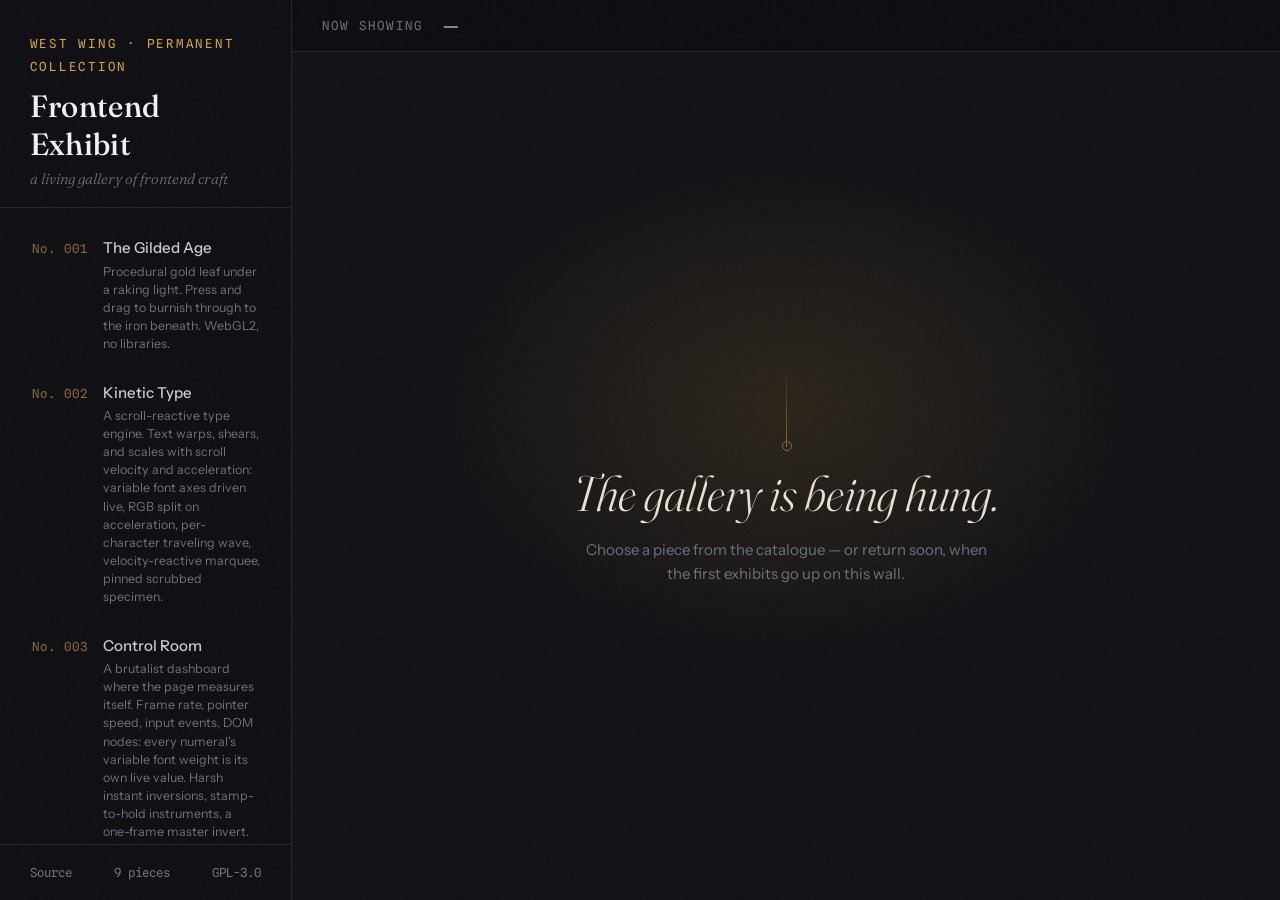
<file: index.html>
<!doctype html>
<html lang="en">
<head>
<meta charset="utf-8" />
<meta name="viewport" content="width=device-width, initial-scale=1" />
<meta name="color-scheme" content="dark" />
<title>Frontend Exhibit — the gallery</title>
<meta name="description" content="A living gallery of bleeding-edge frontend craft. Themes, micro-interactions, 3D, typography in motion." />
<meta name="theme-color" content="#0b0b0f" />
<link rel="canonical" href="https://tmhsdigital.github.io/Frontend-Exhibit/" />
<meta property="og:type" content="website" />
<meta property="og:title" content="Frontend Exhibit — the gallery" />
<meta property="og:description" content="A living gallery of bleeding-edge frontend craft. Themes, micro-interactions, 3D, typography in motion." />
<meta property="og:url" content="https://tmhsdigital.github.io/Frontend-Exhibit/" />
<meta property="og:site_name" content="Frontend Exhibit" />
<meta property="og:image" content="https://tmhsdigital.github.io/Frontend-Exhibit/assets/og/og-image.png" />
<meta property="og:image:width" content="1200" />
<meta property="og:image:height" content="630" />
<meta property="og:image:alt" content="Frontend Exhibit — a living gallery of frontend craft" />
<meta name="twitter:card" content="summary_large_image" />
<meta name="twitter:title" content="Frontend Exhibit — the gallery" />
<meta name="twitter:description" content="A living gallery of bleeding-edge frontend craft. Themes, micro-interactions, 3D, typography in motion." />
<meta name="twitter:image" content="https://tmhsdigital.github.io/Frontend-Exhibit/assets/og/og-image.png" />
<link rel="icon" href="data:image/svg+xml,%3Csvg xmlns='http://www.w3.org/2000/svg' viewBox='0 0 32 32'%3E%3Crect width='32' height='32' fill='%230b0b0f'/%3E%3Ctext x='16' y='23' text-anchor='middle' font-family='Georgia,serif' font-size='20' fill='%23d9a441'%3E✦%3C/text%3E%3C/svg%3E" />

<link rel="preconnect" href="https://fonts.googleapis.com" />
<link rel="preconnect" href="https://fonts.gstatic.com" crossorigin />
<link href="https://fonts.googleapis.com/css2?family=Fraunces:opsz,wght@9..144,300;9..144,500;9..144,600&family=Instrument+Sans:wght@400;500;600&family=Spline+Sans+Mono:wght@400;500&display=swap" rel="stylesheet" />
<link rel="stylesheet" href="assets/css/tokens.css" />

<style>
  /* ── Hub palette: the gallery after hours ─────────────── */
  :root {
    --hub-ink: var(--fe-bg);
    --hub-wall: #101014;
    --hub-ledger: #0d0d11;
    --hub-gilt: #d9a441;          /* halogen spotlight */
    --hub-gilt-dim: #8a6a2f;
    --hub-accent: var(--hub-gilt); /* re-tinted per exhibit from the manifest */
    --hub-plaque: #c9c9d4;
    --hub-whisper: #6f6f7e;
    --hub-hairline: #232330;

    --font-display: "Fraunces", Georgia, serif;
    --font-body: "Instrument Sans", system-ui, sans-serif;
    --font-catalogue: "Spline Sans Mono", ui-monospace, monospace;

    --ledger-w: 292px;
  }

  * { box-sizing: border-box; }
  html, body { height: 100%; }

  body {
    margin: 0;
    font-family: var(--font-body);
    font-size: var(--fe-text-base);
    color: var(--hub-plaque);
    background: var(--hub-ink);
    overflow: hidden;
  }

  /* Film grain over everything — cinematic, static, cheap */
  body::after {
    content: "";
    position: fixed;
    inset: 0;
    z-index: 60;
    pointer-events: none;
    opacity: 0.05;
    background-image: url("data:image/svg+xml,%3Csvg xmlns='http://www.w3.org/2000/svg' width='140' height='140'%3E%3Cfilter id='n'%3E%3CfeTurbulence type='fractalNoise' baseFrequency='0.9' numOctaves='2'/%3E%3C/filter%3E%3Crect width='140' height='140' filter='url(%23n)'/%3E%3C/svg%3E");
  }

  .hub {
    display: grid;
    grid-template-columns: var(--ledger-w) 1fr;
    height: 100dvh;
  }

  /* ── The curator's ledger (sidebar) ─────────────────────── */
  .ledger {
    display: flex;
    flex-direction: column;
    background: var(--hub-ledger);
    border-right: 1px solid var(--hub-hairline);
    min-height: 0;
  }

  .masthead {
    padding: var(--fe-space-lg) var(--fe-space-lg) var(--fe-space-md);
    border-bottom: 1px solid var(--hub-hairline);
  }

  .masthead .wing {
    font-family: var(--font-catalogue);
    font-size: var(--fe-text-xs);
    letter-spacing: 0.22em;
    text-transform: uppercase;
    color: var(--hub-gilt);
  }

  .masthead h1 {
    margin: 0.35em 0 0.2em;
    font-family: var(--font-display);
    font-weight: 500;
    font-size: var(--fe-text-xl);
    font-variation-settings: "opsz" 60;
    letter-spacing: 0.01em;
    color: #f2f2f6;
  }

  .masthead p {
    margin: 0;
    font-size: var(--fe-text-sm);
    color: var(--hub-whisper);
    font-style: italic;
    font-family: var(--font-display);
    font-weight: 300;
  }

  .catalogue {
    flex: 1;
    overflow-y: auto;
    padding: var(--fe-space-sm) 0;
    scrollbar-width: thin;
    scrollbar-color: var(--hub-hairline) transparent;
  }

  .catalogue ul { list-style: none; margin: 0; padding: 0; }

  .piece {
    display: grid;
    grid-template-columns: auto 1fr;
    gap: 2px var(--fe-space-sm);
    align-items: baseline;
    width: 100%;
    padding: var(--fe-space-sm) var(--fe-space-lg);
    background: none;
    border: 0;
    border-left: 2px solid transparent;
    font: inherit;
    text-align: left;
    color: var(--hub-plaque);
    cursor: pointer;
    text-decoration: none;
    transition: background var(--fe-duration-fast) var(--fe-ease-out),
                border-color var(--fe-duration-fast) var(--fe-ease-out);
  }

  .piece .no {
    font-family: var(--font-catalogue);
    font-size: var(--fe-text-xs);
    color: var(--hub-gilt-dim);
    letter-spacing: 0.08em;
  }

  .piece .title {
    font-weight: 500;
    font-size: var(--fe-text-sm);
    line-height: 1.35;
  }

  .piece .desc {
    grid-column: 2;
    margin-top: 2px;
    font-size: var(--fe-text-xs);
    color: var(--hub-whisper);
    line-height: 1.45;
  }

  .piece:hover { background: rgb(255 255 255 / 0.03); }

  .piece[aria-current="true"] {
    border-left-color: var(--hub-accent);
    background: linear-gradient(90deg,
      color-mix(in srgb, var(--hub-accent) 7%, transparent), transparent 70%);
  }
  .piece[aria-current="true"] .no { color: var(--hub-accent); }

  .piece:focus-visible {
    outline: 2px solid var(--hub-gilt);
    outline-offset: -2px;
  }

  .catalogue .vacant {
    padding: var(--fe-space-lg);
    font-size: var(--fe-text-sm);
    color: var(--hub-whisper);
    line-height: 1.6;
  }
  .catalogue .vacant a { color: var(--hub-gilt); }

  .colophon {
    padding: var(--fe-space-md) var(--fe-space-lg);
    border-top: 1px solid var(--hub-hairline);
    font-family: var(--font-catalogue);
    font-size: var(--fe-text-xs);
    color: var(--hub-whisper);
    display: flex;
    justify-content: space-between;
    gap: var(--fe-space-sm);
  }
  .colophon a { color: inherit; text-decoration: none; }
  .colophon a:hover, .colophon a:focus-visible { color: var(--hub-gilt); }

  /* ── The stage ───────────────────────────────────────────── */
  .stage {
    position: relative;
    display: flex;
    flex-direction: column;
    min-width: 0;
    background: var(--hub-wall);
  }

  .plaque-bar {
    display: flex;
    align-items: center;
    gap: var(--fe-space-md);
    padding: 0 var(--fe-space-lg);
    height: 52px;
    flex: none;
    border-bottom: 1px solid var(--hub-hairline);
    background: var(--hub-ink);
  }

  .plaque-bar .now-showing {
    font-family: var(--font-catalogue);
    font-size: var(--fe-text-xs);
    letter-spacing: 0.18em;
    text-transform: uppercase;
    color: var(--hub-whisper);
    white-space: nowrap;
  }

  .plaque-bar .current {
    font-family: var(--font-display);
    font-weight: 500;
    font-size: var(--fe-text-base);
    color: #f2f2f6;
    overflow: hidden;
    text-overflow: ellipsis;
    white-space: nowrap;
    flex: 1;
  }

  .plaque-bar .open-full {
    font-size: var(--fe-text-xs);
    font-family: var(--font-catalogue);
    color: var(--hub-gilt);
    text-decoration: none;
    white-space: nowrap;
    border: 1px solid var(--hub-gilt-dim);
    border-radius: var(--fe-radius-sm);
    padding: 0.35em 0.8em;
    transition: background var(--fe-duration-fast) var(--fe-ease-out);
  }
  .open-full:hover, .open-full:focus-visible { background: rgb(217 164 65 / 0.12); }
  .open-full[hidden] { display: none; }

  .step {
    background: none;
    border: 1px solid var(--hub-hairline);
    border-radius: var(--fe-radius-sm);
    color: var(--hub-plaque);
    font-family: var(--font-catalogue);
    font-size: var(--fe-text-xs);
    padding: 0.35em 0.7em;
    cursor: pointer;
    white-space: nowrap;
    transition: border-color var(--fe-duration-fast) var(--fe-ease-out),
                color var(--fe-duration-fast) var(--fe-ease-out);
  }
  .step:hover, .step:focus-visible { border-color: var(--hub-gilt-dim); color: var(--hub-gilt); }
  .step:focus-visible { outline: 2px solid var(--hub-gilt); outline-offset: 1px; }
  .step[hidden] { display: none; }

  .viewport {
    position: relative;
    flex: 1;
    min-height: 0;
  }

  .viewport iframe {
    position: absolute;
    inset: 0;
    width: 100%;
    height: 100%;
    border: 0;
    background: var(--hub-wall);
    opacity: 0;
    transition: opacity var(--fe-duration-slow) var(--fe-ease-out);
  }
  .viewport iframe.lit { opacity: 1; }

  /* ── Signature: the bare wall under a breathing spotlight ── */
  .bare-wall {
    position: absolute;
    inset: 0;
    display: grid;
    place-content: center;
    justify-items: center;
    text-align: center;
    padding: var(--fe-space-xl);
    transition: opacity var(--fe-duration-slow) var(--fe-ease-out),
                visibility var(--fe-duration-slow);
  }
  .bare-wall.dimmed { opacity: 0; visibility: hidden; }

  .bare-wall::before {
    content: "";
    position: absolute;
    inset: 0;
    background:
      radial-gradient(ellipse 46% 38% at 50% 42%,
        rgb(217 164 65 / 0.13), rgb(217 164 65 / 0.04) 55%, transparent 75%);
    animation: breathe 7s var(--fe-ease-out) infinite alternate;
    pointer-events: none;
  }

  @keyframes breathe {
    from { opacity: 0.6; transform: scale(0.96); }
    to   { opacity: 1;   transform: scale(1.04); }
  }

  .bare-wall .hook {
    position: relative;
    width: 1px;
    height: clamp(48px, 9vh, 90px);
    background: linear-gradient(to bottom, transparent, var(--hub-gilt-dim));
    margin-bottom: var(--fe-space-md);
  }
  .bare-wall .hook::after {
    content: "";
    position: absolute;
    bottom: -4px;
    left: -3.5px;
    width: 8px;
    height: 8px;
    border-radius: 50%;
    border: 1px solid var(--hub-gilt-dim);
  }

  .bare-wall h2 {
    position: relative;
    margin: 0;
    font-family: var(--font-display);
    font-weight: 300;
    font-style: italic;
    font-size: var(--fe-text-2xl);
    font-variation-settings: "opsz" 100;
    color: #e9e2d2;
    max-width: 18ch;
    line-height: 1.15;
  }

  .bare-wall p {
    position: relative;
    margin: var(--fe-space-sm) 0 0;
    font-size: var(--fe-text-sm);
    color: var(--hub-whisper);
    max-width: 42ch;
    line-height: 1.6;
  }

  /* ── Drawer behaviour on narrow screens ──────────────────── */
  .drawer-toggle {
    display: none;
    background: none;
    border: 1px solid var(--hub-hairline);
    border-radius: var(--fe-radius-sm);
    color: var(--hub-plaque);
    font-family: var(--font-catalogue);
    font-size: var(--fe-text-xs);
    letter-spacing: 0.12em;
    padding: 0.4em 0.75em;
    cursor: pointer;
  }
  .drawer-toggle:focus-visible { outline: 2px solid var(--hub-gilt); }

  .scrim { display: none; }

  @media (max-width: 860px) {
    .hub { grid-template-columns: 1fr; }

    .ledger {
      position: fixed;
      inset: 0 22% 0 0;
      z-index: 50;
      transform: translateX(-102%);
      transition: transform var(--fe-duration-base) var(--fe-ease-out);
      box-shadow: var(--fe-shadow-card);
    }
    .hub.ledger-open .ledger { transform: none; }

    .drawer-toggle { display: inline-block; }

    .scrim {
      display: block;
      position: fixed;
      inset: 0;
      z-index: 40;
      background: rgb(0 0 0 / 0.55);
      opacity: 0;
      pointer-events: none;
      transition: opacity var(--fe-duration-base) var(--fe-ease-out);
    }
    .hub.ledger-open .scrim { opacity: 1; pointer-events: auto; }
  }

  @media (prefers-reduced-motion: reduce) {
    .bare-wall::before { animation: none; }
    .viewport iframe, .bare-wall, .ledger, .scrim { transition: none; }
  }
</style>
</head>

<body>
<div class="hub" id="hub">

  <aside class="ledger" id="ledger" aria-label="Exhibit catalogue">
    <header class="masthead">
      <span class="wing">West wing · Permanent collection</span>
      <h1>Frontend Exhibit</h1>
      <p>a living gallery of frontend craft</p>
    </header>

    <nav class="catalogue" aria-label="Exhibits">
      <noscript>
        <div class="vacant">
          The catalogue needs JavaScript to read the exhibit registry.
          Enable it, or browse the pieces directly in the
          <a href="https://github.com/TMHSDigital/Frontend-Exhibit/tree/main/exhibits">repository</a>.
        </div>
      </noscript>
      <ul id="catalogue-list"></ul>
      <div class="vacant" id="vacant-note" hidden>
        No exhibits are hung yet. The first pieces are being framed —
        see <a href="exhibits-manifest.json">the curator's ledger</a> for
        how new work gets registered.
      </div>
    </nav>

    <footer class="colophon">
      <a href="https://github.com/TMHSDigital/Frontend-Exhibit">Source</a>
      <span id="piece-count"></span>
      <span>GPL-3.0</span>
    </footer>
  </aside>

  <div class="scrim" id="scrim" aria-hidden="true"></div>

  <main class="stage">
    <div class="plaque-bar">
      <button class="drawer-toggle" id="drawer-toggle"
              aria-expanded="false" aria-controls="ledger">Catalogue</button>
      <span class="now-showing">Now showing</span>
      <span class="current" id="current-title">—</span>
      <button class="step" id="prev-piece" hidden title="Previous exhibit (left arrow)"
              aria-label="Previous exhibit">←</button>
      <button class="step" id="next-piece" hidden title="Next exhibit (right arrow)"
              aria-label="Next exhibit">→</button>
      <a class="open-full" id="open-full" target="_blank" rel="noopener" hidden>
        Open full screen ↗
      </a>
    </div>

    <div class="viewport">
      <section class="bare-wall" id="bare-wall" aria-live="polite">
        <span class="hook" aria-hidden="true"></span>
        <h2>The gallery is being hung.</h2>
        <p>Choose a piece from the catalogue — or return soon, when the
           first exhibits go up on this wall.</p>
      </section>
      <iframe id="stage-frame" title="Exhibit viewer"
              loading="lazy"
              sandbox="allow-scripts allow-same-origin allow-popups allow-top-navigation-by-user-activation"></iframe>
    </div>
  </main>

</div>

<script type="module">
  import { loadExhibits } from "./assets/js/manifest-loader.js";

  const hub = document.getElementById("hub");
  const list = document.getElementById("catalogue-list");
  const vacantNote = document.getElementById("vacant-note");
  const frame = document.getElementById("stage-frame");
  const bareWall = document.getElementById("bare-wall");
  const currentTitle = document.getElementById("current-title");
  const openFull = document.getElementById("open-full");
  const drawerToggle = document.getElementById("drawer-toggle");
  const scrim = document.getElementById("scrim");
  const prevPiece = document.getElementById("prev-piece");
  const nextPiece = document.getElementById("next-piece");
  const pieceCount = document.getElementById("piece-count");

  const DEFAULT_ACCENT = "#d9a441";

  const includeDrafts = new URLSearchParams(location.search).has("drafts");
  let exhibits = [];

  function slugFromHash() {
    const m = location.hash.match(/^#\/([a-z0-9-]+)$/);
    return m ? m[1] : null;
  }

  function setDrawer(open) {
    hub.classList.toggle("ledger-open", open);
    drawerToggle.setAttribute("aria-expanded", String(open));
  }

  function hang(exhibit) {
    for (const btn of list.querySelectorAll(".piece")) {
      btn.setAttribute("aria-current", String(btn.dataset.slug === exhibit.slug));
    }
    currentTitle.textContent = exhibit.title;
    openFull.href = exhibit.entry;
    openFull.hidden = false;
    prevPiece.hidden = nextPiece.hidden = exhibits.length < 2;

    const accent = /^#[0-9a-fA-F]{6}$/.test(exhibit.accentColor ?? "")
      ? exhibit.accentColor : DEFAULT_ACCENT;
    document.documentElement.style.setProperty("--hub-accent", accent);

    frame.classList.remove("lit");
    bareWall.classList.add("dimmed");
    frame.addEventListener("load", () => frame.classList.add("lit"), { once: true });
    frame.src = exhibit.entry;

    document.title = `${exhibit.title} — Frontend Exhibit`;
    setDrawer(false);
  }

  function showBareWall() {
    for (const btn of list.querySelectorAll(".piece")) {
      btn.setAttribute("aria-current", "false");
    }
    currentTitle.textContent = "—";
    openFull.hidden = true;
    prevPiece.hidden = nextPiece.hidden = true;
    document.documentElement.style.removeProperty("--hub-accent");
    frame.classList.remove("lit");
    frame.removeAttribute("src");
    bareWall.classList.remove("dimmed");
    document.title = "Frontend Exhibit — the gallery";
  }

  function route() {
    const slug = slugFromHash();
    const exhibit = exhibits.find((e) => e.slug === slug);
    if (exhibit) hang(exhibit);
    else showBareWall();
  }

  function renderCatalogue() {
    list.textContent = "";
    exhibits.forEach((exhibit, i) => {
      const li = document.createElement("li");
      const btn = document.createElement("a");
      btn.className = "piece";
      btn.href = `#/${exhibit.slug}`;
      btn.dataset.slug = exhibit.slug;
      btn.setAttribute("aria-current", "false");

      const no = document.createElement("span");
      no.className = "no";
      no.textContent = `No. ${String(i + 1).padStart(3, "0")}`;

      const title = document.createElement("span");
      title.className = "title";
      title.textContent = exhibit.title;

      btn.append(no, title);

      if (exhibit.description) {
        const desc = document.createElement("span");
        desc.className = "desc";
        desc.textContent = exhibit.description;
        btn.append(desc);
      }

      li.append(btn);
      list.append(li);
    });
    vacantNote.hidden = exhibits.length > 0;
    pieceCount.textContent = exhibits.length
      ? `${exhibits.length} piece${exhibits.length === 1 ? "" : "s"}`
      : "";
  }

  function step(offset) {
    if (!exhibits.length) return;
    const slug = slugFromHash();
    const at = exhibits.findIndex((e) => e.slug === slug);
    const next = at === -1
      ? (offset > 0 ? 0 : exhibits.length - 1)
      : (at + offset + exhibits.length) % exhibits.length;
    location.hash = `#/${exhibits[next].slug}`;
  }

  drawerToggle.addEventListener("click", () =>
    setDrawer(!hub.classList.contains("ledger-open")));
  scrim.addEventListener("click", () => setDrawer(false));
  prevPiece.addEventListener("click", () => step(-1));
  nextPiece.addEventListener("click", () => step(1));
  addEventListener("keydown", (e) => {
    if (e.key === "Escape") setDrawer(false);
    if (e.altKey || e.ctrlKey || e.metaKey) return;
    if (e.key === "ArrowLeft") step(-1);
    if (e.key === "ArrowRight") step(1);
  });
  addEventListener("hashchange", route);

  try {
    exhibits = await loadExhibits({ includeDrafts });
  } catch (err) {
    console.error("Could not read the exhibit manifest:", err);
    vacantNote.innerHTML =
      "The catalogue could not be read. Serve this site over HTTP " +
      "(<code>npx serve .</code>) — the manifest can't be fetched from <code>file://</code>.";
  }

  renderCatalogue();
  route();
</script>
</body>
</html>
</file>
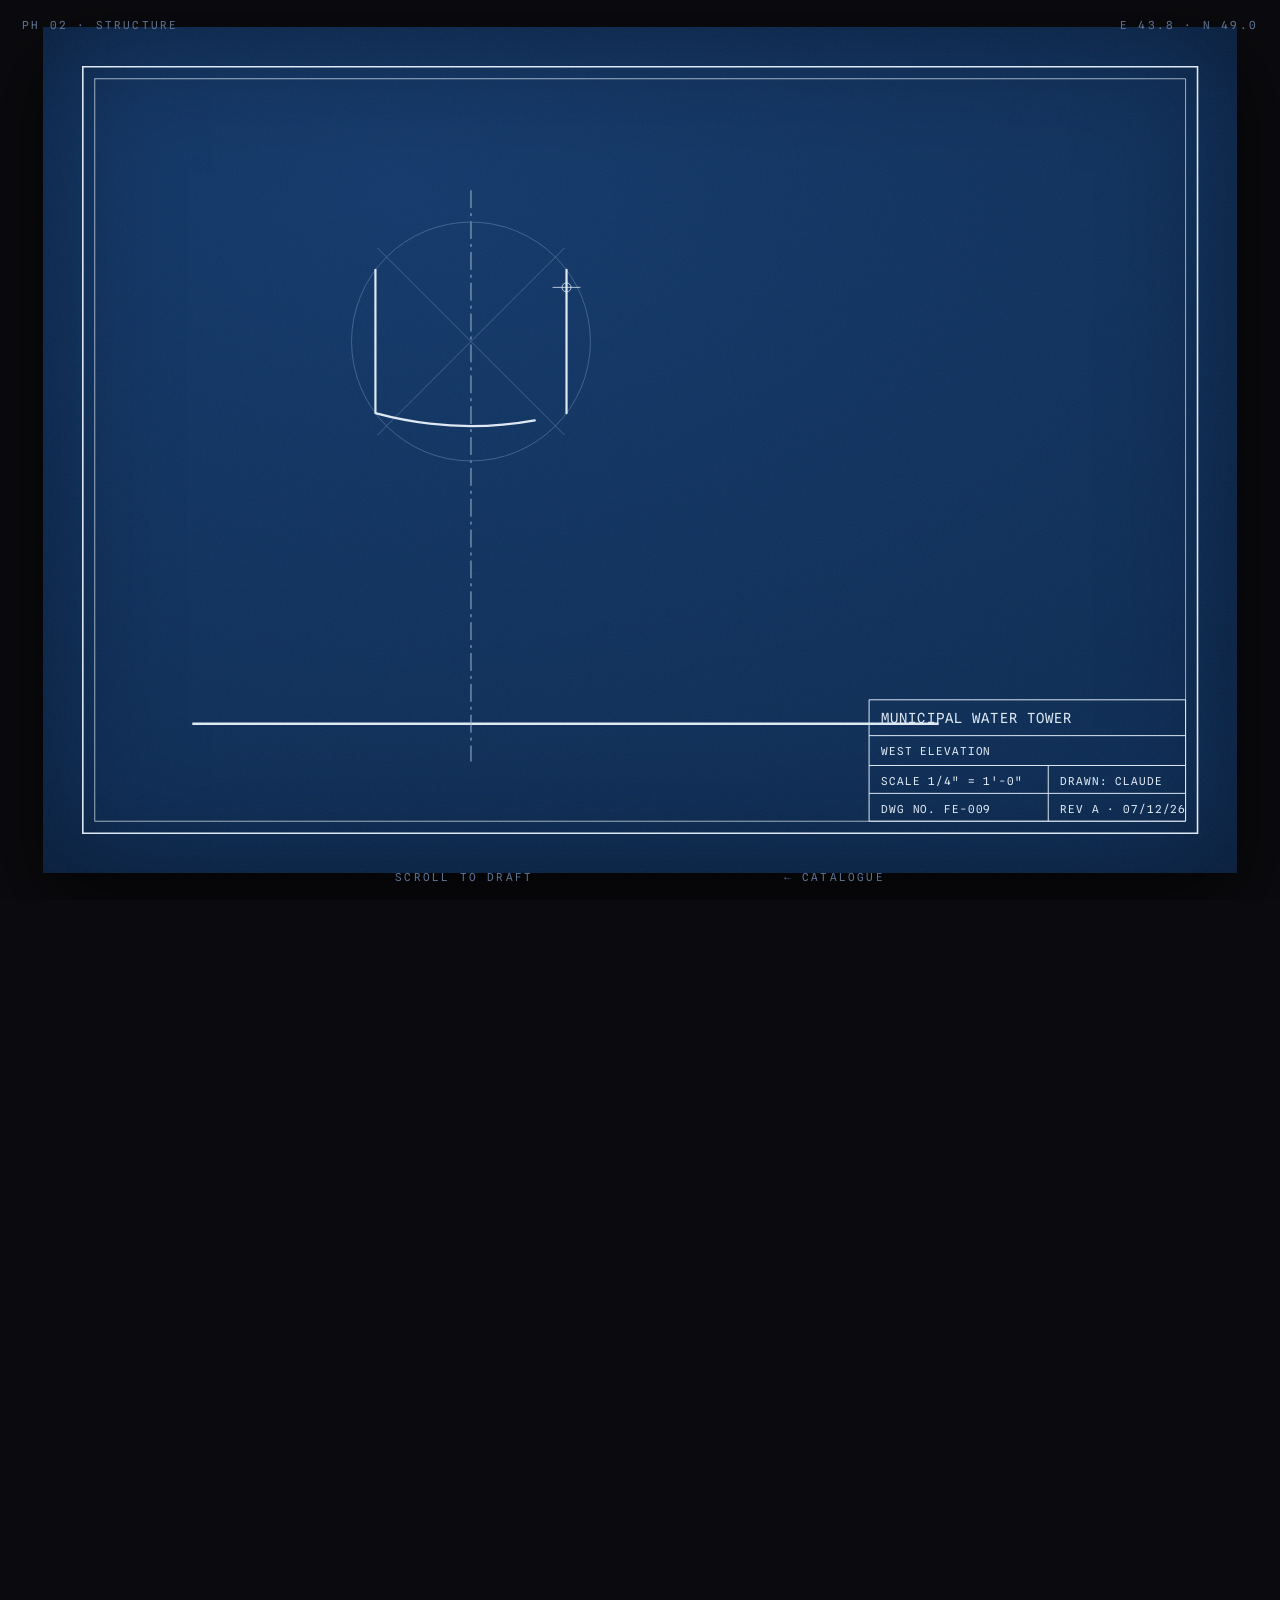
<file: exhibits/blueprint/index.html>
<!doctype html>
<html lang="en">
<head>
<meta charset="utf-8" />
<meta name="viewport" content="width=device-width, initial-scale=1" />
<meta name="color-scheme" content="dark" />
<title>Blueprint — Frontend Exhibit</title>
<meta name="description" content="A technical drawing that constructs itself on scroll, stroke by stroke in draftsman order, then lifts off the paper into a rotatable wireframe model." />

<link rel="preconnect" href="https://fonts.googleapis.com" />
<link rel="preconnect" href="https://fonts.gstatic.com" crossorigin />
<link href="https://fonts.googleapis.com/css2?family=Spline+Sans+Mono:ital,wght@0,400;0,500;1,400&family=Fraunces:ital,opsz,wght@1,9..144,300..500&display=swap" rel="stylesheet" />

<style>
  :root {
    --room: #0b0b0f;
    --cyan-deep: #0c2c55;
    --cyan: #12386a;
    --ice: #dfeaf5;
    --ice-dim: #9db8d4;
    --faint: #4c6d97;
    --release: #ff6a5a;
    --mono: "Spline Sans Mono", ui-monospace, monospace;
  }

  * { margin: 0; box-sizing: border-box; }

  body {
    background: var(--room);
    color: var(--ice-dim);
    font-family: var(--mono);
  }

  .track { height: 780vh; }

  .stage {
    position: sticky;
    top: 0;
    height: 100vh;
    display: grid;
    place-items: center;
    overflow: hidden;
    perspective: 1400px;
  }

  /* the sheet */
  .sheet {
    position: relative;
    width: min(94vw, calc(94vh * 1200 / 850));
    aspect-ratio: 1200 / 850;
    background:
      radial-gradient(ellipse 120% 100% at 30% 20%, var(--cyan), var(--cyan-deep) 78%);
    box-shadow: 0 30px 80px rgb(0 0 0 / 0.65), inset 0 0 120px rgb(4 16 36 / 0.7);
    transition: filter 400ms ease;
  }
  .sheet::after {
    content: "";
    position: absolute;
    inset: 0;
    pointer-events: none;
    opacity: 0.06;
    background-image: url("data:image/svg+xml,%3Csvg xmlns='http://www.w3.org/2000/svg' width='140' height='140'%3E%3Cfilter id='n'%3E%3CfeTurbulence type='fractalNoise' baseFrequency='0.9' numOctaves='2'/%3E%3C/filter%3E%3Crect width='140' height='140' filter='url(%23n)'/%3E%3C/svg%3E");
  }
  .sheet svg { position: absolute; inset: 0; width: 100%; height: 100%; }

  /* drafting linework defaults */
  svg text {
    font-family: var(--mono);
    fill: var(--ice);
    letter-spacing: 0.08em;
  }
  .hud-corner {
    position: fixed;
    z-index: 20;
    font-size: 11px;
    letter-spacing: 0.2em;
    color: #5d7292;
    text-transform: uppercase;
  }
  #hud-phase { top: 18px; left: 22px; }
  #hud-coord { top: 18px; right: 22px; font-variant-numeric: tabular-nums; }
  #hud-hint  {
    bottom: 16px; left: 50%; transform: translateX(-50%);
    display: flex; gap: 2.2em; align-items: baseline; white-space: nowrap;
  }
  #hud-hint .drag-hint { opacity: 0; transition: opacity 500ms ease; color: #8fb4de; }
  #hud-hint a { color: #5d7292; text-decoration: none; }
  #hud-hint a:hover, #hud-hint a:focus-visible { color: var(--ice); }

  /* rotate-the-model capture layer */
  #turntable {
    position: absolute;
    inset: 0;
    display: none;
    cursor: grab;
    touch-action: pan-y;
  }
  #turntable.grabbing { cursor: grabbing; }

  .stamp {
    transform-box: fill-box;
    transform-origin: center;
  }

  @media (prefers-reduced-motion: reduce) {
    .sheet { transition: none; }
  }
</style>
</head>
<body>

<div class="track" id="track">
  <div class="stage" id="stage">
    <div class="sheet" id="sheet">
      <svg viewBox="0 0 1200 850" id="dwg" aria-label="A blueprint of a municipal water tower drawing itself as the page scrolls, then lifting into a rotatable wireframe model.">
        <defs>
          <clipPath id="cl-center"><rect id="cl-center-r" x="424" y="160" width="12" height="0" /></clipPath>
          <clipPath id="cl-riser"><rect id="cl-riser-r" x="424" y="388" width="12" height="0" /></clipPath>
        </defs>

        <!-- ═══ phase 0 · sheet furniture ═══ -->
        <g id="g-border" fill="none" stroke="var(--ice)" stroke-width="1.6">
          <rect id="b-outer" x="40" y="40" width="1120" height="770" />
          <rect id="b-inner" x="52" y="52" width="1096" height="746" stroke-width="0.7" />
        </g>

        <g id="g-titleblock" fill="none" stroke="var(--ice)" stroke-width="1">
          <rect id="tb-box" x="830" y="676" width="318" height="122" />
          <line id="tb-l1" x1="830" y1="712" x2="1148" y2="712" />
          <line id="tb-l2" x1="830" y1="742" x2="1148" y2="742" />
          <line id="tb-l3" x1="830" y1="770" x2="1148" y2="770" />
          <line id="tb-v1" x1="1010" y1="742" x2="1010" y2="798" />
        </g>
        <g id="g-titletext" font-size="11">
          <text id="tt-1" x="842" y="699" font-size="14" letter-spacing="0.14em"></text>
          <text id="tt-2" x="842" y="731" fill="var(--ice-dim)"></text>
          <text id="tt-3" x="842" y="762" fill="var(--ice-dim)"></text>
          <text id="tt-4" x="842" y="790" fill="var(--ice-dim)"></text>
          <text id="tt-5" x="1022" y="762" fill="var(--ice-dim)"></text>
          <text id="tt-6" x="1022" y="790" fill="var(--ice-dim)"></text>
        </g>

        <!-- ═══ phase 1 · datum ═══ -->
        <g id="g-datum">
          <line id="d-ground" x1="150" y1="700" x2="900" y2="700" stroke="var(--ice)" stroke-width="2.6" fill="none" />
          <g clip-path="url(#cl-center)">
            <line id="d-center" x1="430" y1="164" x2="430" y2="742" stroke="var(--ice-dim)"
                  stroke-width="1" stroke-dasharray="18 5 3 5" fill="none" />
          </g>
        </g>

        <!-- ═══ phase 2 · construction + structure ═══ -->
        <g id="g-constr" fill="none" stroke="var(--faint)" stroke-width="0.8">
          <circle id="c-tank" cx="430" cy="316" r="120" />
          <line id="c-x1" x1="336" y1="222" x2="524" y2="410" />
          <line id="c-x2" x1="524" y1="222" x2="336" y2="410" />
        </g>

        <g id="g-structure" fill="none" stroke="var(--ice)" stroke-width="2.2" stroke-linecap="round" stroke-linejoin="round">
          <!-- tank shell -->
          <path id="s-tank" d="M334,388 V244 M526,244 V388 M334,388 q96,26 192,0" />
          <line id="s-topline" x1="334" y1="244" x2="526" y2="244" />
          <!-- roof cone + finial -->
          <path id="s-roof" d="M334,244 L430,196 L526,244" />
          <line id="s-finial" x1="430" y1="196" x2="430" y2="178" />
          <!-- legs -->
          <path id="s-leg1" d="M376,388 L298,700" />
          <path id="s-leg2" d="M484,388 L562,700" />
          <!-- riser pipe -->
          <g clip-path="url(#cl-riser)">
            <line id="s-riser" x1="430" y1="392" x2="430" y2="700" stroke-width="1.4" stroke-dasharray="10 6" />
          </g>
        </g>

        <!-- ═══ phase 3 · detail ═══ -->
        <g id="g-detail" fill="none" stroke="var(--ice)" stroke-width="1.4" stroke-linecap="round">
          <!-- girts -->
          <line id="dt-girt1" x1="350" y1="492" x2="510" y2="492" />
          <line id="dt-girt2" x1="324" y1="596" x2="536" y2="596" />
          <!-- x bracing -->
          <path id="dt-x1" d="M363,440 L497,492 M497,440 L363,492" stroke-width="1.1" />
          <path id="dt-x2" d="M350,492 L536,596 M510,492 L324,596" stroke-width="1.1" />
          <path id="dt-x3" d="M324,596 L562,700 M536,596 L298,700" stroke-width="1.1" />
          <!-- footings -->
          <path id="dt-foot1" d="M276,700 h44 v18 h-44 z" />
          <path id="dt-foot2" d="M540,700 h44 v18 h-44 z" />
          <!-- ladder -->
          <path id="dt-ladder" d="M600,700 V244 M614,700 V244" stroke-width="1.1" />
          <path id="dt-rungs" d="M600,664 h14 M600,628 h14 M600,592 h14 M600,556 h14 M600,520 h14 M600,484 h14 M600,448 h14 M600,412 h14 M600,376 h14 M600,340 h14 M600,304 h14 M600,268 h14" stroke-width="1.1" />
          <!-- tank bands -->
          <path id="dt-band1" d="M334,292 q96,22 192,0" stroke-width="0.9" />
          <path id="dt-band2" d="M334,340 q96,24 192,0" stroke-width="0.9" />
        </g>

        <!-- ═══ phase 4 · hatching ═══ -->
        <g id="g-hatch" fill="none" stroke="var(--ice-dim)" stroke-width="0.9">
          <path id="h-earth" d="M170,700 l-14,16 M205,700 l-14,16 M240,700 l-14,16 M275,700 l-14,16 M340,700 l-14,16 M375,700 l-14,16 M410,700 l-14,16 M445,700 l-14,16 M480,700 l-14,16 M515,700 l-14,16 M615,700 l-14,16 M650,700 l-14,16 M685,700 l-14,16 M720,700 l-14,16 M755,700 l-14,16 M790,700 l-14,16 M825,700 l-14,16 M860,700 l-14,16 M895,700 l-14,16" />
          <path id="h-foot1" d="M280,704 l14,-4 M276,712 l30,-10 M282,718 l32,-11 M296,718 l24,-8" stroke-width="0.7" />
          <path id="h-foot2" d="M544,704 l14,-4 M540,712 l30,-10 M546,718 l32,-11 M560,718 l24,-8" stroke-width="0.7" />
        </g>

        <!-- ═══ phase 5 · dimensions & annotations ═══ -->
        <g id="g-dims" fill="none" stroke="var(--ice-dim)" stroke-width="0.9">
          <!-- overall height, left -->
          <line id="dim-h-e1" x1="418" y1="196" x2="242" y2="196" />
          <line id="dim-h-e2" x1="290" y1="700" x2="242" y2="700" />
          <path id="dim-h-l"  d="M250,196 V700 M250,196 l-4,10 8,0 z M250,700 l-4,-10 8,0 z" />
          <!-- tank diameter, top -->
          <line id="dim-d-e1" x1="334" y1="238" x2="334" y2="152" />
          <line id="dim-d-e2" x1="526" y1="238" x2="526" y2="152" />
          <path id="dim-d-l"  d="M334,160 H526 M334,160 l10,-4 0,8 z M526,160 l-10,-4 0,8 z" />
          <!-- leg spread, bottom -->
          <line id="dim-s-e1" x1="298" y1="706" x2="298" y2="768" />
          <line id="dim-s-e2" x1="562" y1="706" x2="562" y2="768" />
          <path id="dim-s-l"  d="M298,760 H562 M298,760 l10,-4 0,8 z M562,760 l-10,-4 0,8 z" />
          <!-- tank height, right -->
          <line id="dim-t-e1" x1="532" y1="244" x2="700" y2="244" />
          <line id="dim-t-e2" x1="532" y1="388" x2="700" y2="388" />
          <path id="dim-t-l"  d="M692,244 V388 M692,244 l-4,10 8,0 z M692,388 l-4,-10 8,0 z" />
          <!-- leaders -->
          <path id="ld-1" d="M508,300 L664,278 h10" />
          <path id="ld-2" d="M300,692 L240,648 h-14" />
          <path id="ld-3" d="M420,540 L700,560 h10" />
        </g>
        <g id="g-dimtext" font-size="12">
          <text id="dx-h" x="238" y="452" transform="rotate(-90 238 452)" text-anchor="middle"></text>
          <text id="dx-d" x="430" y="148" text-anchor="middle"></text>
          <text id="dx-s" x="430" y="780" text-anchor="middle"></text>
          <text id="dx-t" x="704" y="320" transform="rotate(90 704 320)" text-anchor="middle"></text>
          <text id="an-1" x="680" y="282" font-size="11"></text>
          <text id="an-2" x="62" y="640" font-size="11" text-anchor="start"></text>
          <text id="an-3" x="716" y="564" font-size="11"></text>
          <text id="cap-title" x="430" y="748" text-anchor="middle" font-size="13" letter-spacing="0.22em"></text>
          <text id="nt-0" x="830" y="120" font-size="11" letter-spacing="0.18em"></text>
          <text id="nt-1" x="830" y="142" font-size="10.5" fill="var(--ice-dim)"></text>
          <text id="nt-2" x="830" y="162" font-size="10.5" fill="var(--ice-dim)"></text>
          <text id="nt-3" x="830" y="182" font-size="10.5" fill="var(--ice-dim)"></text>
        </g>

        <!-- ═══ phase 6 · release stamp ═══ -->
        <g id="g-stamp" class="stamp" opacity="0" transform="rotate(-8)">
          <rect x="856" y="560" width="250" height="64" fill="none" stroke="var(--release)" stroke-width="2.4" rx="6" />
          <text x="981" y="588" text-anchor="middle" fill="var(--release)" font-size="15" letter-spacing="0.2em">RELEASED FOR</text>
          <text x="981" y="610" text-anchor="middle" fill="var(--release)" font-size="15" letter-spacing="0.2em">CONSTRUCTION</text>
        </g>

        <!-- pen crosshair -->
        <g id="g-pen" opacity="0" stroke="var(--ice)" fill="none" stroke-width="0.8">
          <line id="pen-h" x1="-14" y1="0" x2="14" y2="0" />
          <line id="pen-v" x1="0" y1="-14" x2="0" y2="14" />
          <circle id="pen-c" r="4.5" />
        </g>

        <!-- ═══ phase 7 · the model lifts off ═══ -->
        <ellipse id="model-shadow" cx="430" cy="710" rx="0" ry="0" fill="#04101f" opacity="0" />
        <g id="g-model" fill="none" stroke="#eaf4ff" stroke-width="1.6"
           stroke-linecap="round" opacity="0"
           style="filter: drop-shadow(0 0 6px rgb(140 190 255 / 0.55))"></g>
      </svg>

      <div id="turntable" aria-hidden="true"></div>
    </div>
  </div>
</div>

<div class="hud-corner" id="hud-phase">PH 01 &middot; SHEET</div>
<div class="hud-corner" id="hud-coord">E 0.0 &middot; N 0.0</div>
<div class="hud-corner" id="hud-hint">
  <span>scroll to draft</span>
  <span class="drag-hint" id="drag-hint">drag to turn the model</span>
  <a href="../../" target="_top">&larr; catalogue</a>
</div>

<script>
(() => {
  "use strict";

  const $ = (id) => document.getElementById(id);
  const reduced = matchMedia("(prefers-reduced-motion: reduce)").matches;
  const clamp01 = (v) => Math.max(0, Math.min(1, v));
  const win = (p, a, b) => clamp01((p - a) / (b - a));

  /* ── the plotter: strokes ink in declared order ─────────── */
  const strokes = [];   // {el, L, a, b} solid linework
  const clips = [];     // {rect, y0, y1, a, b} dashed linework revealed by clip
  const texts = [];     // {el, full, a, b}

  function seq(ids, a, b) {
    const els = ids.map($);
    const Ls = els.map((e) => e.getTotalLength());
    const total = Ls.reduce((s, v) => s + v, 0);
    let acc = a;
    els.forEach((el, i) => {
      const span = (b - a) * (Ls[i] / total);
      el.style.strokeDasharray = `${Ls[i]}`;
      el.style.strokeDashoffset = `${Ls[i]}`;
      strokes.push({ el, L: Ls[i], a: acc, b: acc + span });
      acc += span;
    });
  }
  function clip(rectId, y0, y1, a, b) {
    const rect = $(rectId);
    rect.setAttribute("height", "0");
    clips.push({ rect, y0, y1, a, b });
  }
  function type(id, full, a, b) {
    texts.push({ el: $(id), full, a, b });
  }

  /* ── the drawing schedule ───────────────────────────────── */
  // phase 0-1 · sheet, title block, datum          0.00 - 0.11
  seq(["b-outer", "b-inner"], 0.005, 0.045);
  seq(["tb-box", "tb-l1", "tb-l2", "tb-l3", "tb-v1"], 0.045, 0.062);
  type("tt-1", "MUNICIPAL WATER TOWER", 0.055, 0.075);
  type("tt-2", "WEST ELEVATION", 0.062, 0.078);
  type("tt-3", "SCALE 1/4\" = 1'-0\"", 0.068, 0.082);
  type("tt-4", "DWG NO. FE-009", 0.072, 0.088);
  type("tt-5", "DRAWN: CLAUDE", 0.076, 0.09);
  type("tt-6", "REV A  ·  07/12/26", 0.08, 0.094);
  seq(["d-ground"], 0.075, 0.095);
  clip("cl-center-r", 164, 742, 0.088, 0.11);

  // phase 2 · construction + structure             0.11 - 0.30
  seq(["c-tank", "c-x1", "c-x2"], 0.11, 0.14);
  seq(["s-tank", "s-topline", "s-roof", "s-finial"], 0.14, 0.215);
  seq(["s-leg1", "s-leg2"], 0.215, 0.265);
  clip("cl-riser-r", 392, 700, 0.265, 0.30);

  // phase 3 · detail                               0.30 - 0.50
  seq(["dt-girt1", "dt-girt2", "dt-x1", "dt-x2", "dt-x3"], 0.30, 0.375);
  seq(["dt-foot1", "dt-foot2"], 0.375, 0.40);
  seq(["dt-ladder", "dt-rungs"], 0.40, 0.465);
  seq(["dt-band1", "dt-band2"], 0.465, 0.50);

  // phase 4 · hatching                             0.50 - 0.62
  seq(["h-earth"], 0.50, 0.575);
  seq(["h-foot1", "h-foot2"], 0.575, 0.62);

  // phase 5 · dimensions & annotations             0.62 - 0.82
  seq(["dim-h-e1", "dim-h-e2", "dim-h-l"], 0.62, 0.655);
  type("dx-h", "42'-0\"", 0.648, 0.66);
  seq(["dim-d-e1", "dim-d-e2", "dim-d-l"], 0.655, 0.685);
  type("dx-d", "16'-0\"", 0.678, 0.69);
  seq(["dim-s-e1", "dim-s-e2", "dim-s-l"], 0.685, 0.712);
  type("dx-s", "22'-0\"", 0.705, 0.717);
  seq(["dim-t-e1", "dim-t-e2", "dim-t-l"], 0.712, 0.738);
  type("dx-t", "12'-0\"", 0.731, 0.743);
  seq(["ld-1"], 0.738, 0.75);
  type("an-1", "RIVETED STEEL SHELL", 0.748, 0.762);
  seq(["ld-2"], 0.75, 0.76);
  type("an-2", "CAST CONC. FOOTING (TYP.)", 0.758, 0.772);
  seq(["ld-3"], 0.76, 0.77);
  type("an-3", "STEEL LATTICE LEG (TYP. 4)", 0.768, 0.782);
  type("cap-title", "WEST ELEVATION", 0.782, 0.80);
  type("nt-0", "NOTES:", 0.782, 0.79);
  type("nt-1", "1. ALL DIMENSIONS IN FEET AND INCHES.", 0.79, 0.805);
  type("nt-2", "2. RIVET PITCH 3\" ALONG ALL SEAMS.", 0.798, 0.812);
  type("nt-3", "3. TANK CAPACITY 150,000 GAL.", 0.806, 0.82);

  /* ── the model: a tiny 3D wireframe projector ───────────── */
  const V = [];      // vertices [x,y,z] in feet
  const E = [];      // edges [i,j]
  const vtx = (x, y, z) => (V.push([x, y, z]) - 1);
  const edge = (a, b) => E.push([a, b]);

  // tank cylinder r=8, y 26..38; roof apex 42; legs to ±11 at ground
  const SEG = 12;
  const ringB = [], ringT = [];
  for (let i = 0; i < SEG; i++) {
    const t = (i / SEG) * Math.PI * 2;
    ringB.push(vtx(Math.cos(t) * 8, 26, Math.sin(t) * 8));
    ringT.push(vtx(Math.cos(t) * 8, 38, Math.sin(t) * 8));
  }
  for (let i = 0; i < SEG; i++) {
    edge(ringB[i], ringB[(i + 1) % SEG]);
    edge(ringT[i], ringT[(i + 1) % SEG]);
    if (i % 2 === 0) edge(ringB[i], ringT[i]);
  }
  const apex = vtx(0, 42, 0), fin = vtx(0, 43.6, 0);
  for (let i = 0; i < SEG; i += 2) edge(ringT[i], apex);
  edge(apex, fin);

  // legs at 45-degree corners, splayed 11ft at ground to 6.4ft at tank
  const legTop = [], legBot = [], legMid1 = [], legMid2 = [];
  for (let i = 0; i < 4; i++) {
    const t = (i / 4) * Math.PI * 2 + Math.PI / 4;
    const cx = Math.cos(t), cz = Math.sin(t);
    const top = vtx(cx * 6.4, 26, cz * 6.4);
    const bot = vtx(cx * 11, 0, cz * 11);
    legTop.push(top); legBot.push(bot);
    edge(top, bot);
    legMid1.push(vtx(cx * 7.9, 17.3, cz * 7.9));
    legMid2.push(vtx(cx * 9.5, 8.7, cz * 9.5));
  }
  for (let i = 0; i < 4; i++) {
    const j = (i + 1) % 4;
    edge(legMid1[i], legMid1[j]);
    edge(legMid2[i], legMid2[j]);
    edge(legMid1[i], legMid2[j]);
    edge(legMid2[i], legMid1[j]);
    edge(legTop[i], legMid1[j]);
    edge(legMid1[i], legTop[j]);
  }
  // riser
  edge(vtx(0, 0, 0), vtx(0, 26, 0));

  const gModel = $("g-model");
  const lines = E.map(() => {
    const l = document.createElementNS("http://www.w3.org/2000/svg", "line");
    gModel.append(l);
    return l;
  });

  let rotY = 0, rotVel = 0, tiltX = -0.16;
  function renderModel(lift) {
    // lift: 0..1 — rises off the sheet and swells
    const scale = 6.4 + lift * 2.3;
    const cx = 430, cy = 700 - lift * 58;
    const cosY = Math.cos(rotY), sinY = Math.sin(rotY);
    const cosX = Math.cos(tiltX), sinX = Math.sin(tiltX);
    const P = V.map(([x, y, z]) => {
      let px = x * cosY + z * sinY;
      let pz = -x * sinY + z * cosY;
      let py = y * cosX - pz * sinX;
      pz = y * sinX + pz * cosX;
      const d = 1 / (1 + pz / 90);   // gentle perspective
      return [cx + px * scale * d, cy - py * scale * d];
    });
    for (let i = 0; i < E.length; i++) {
      const [a, b] = E[i];
      lines[i].setAttribute("x1", P[a][0].toFixed(1));
      lines[i].setAttribute("y1", P[a][1].toFixed(1));
      lines[i].setAttribute("x2", P[b][0].toFixed(1));
      lines[i].setAttribute("y2", P[b][1].toFixed(1));
    }
  }

  /* ── scroll → progress ──────────────────────────────────── */
  const track = $("track");
  const sheet = $("sheet");
  const stamp = $("g-stamp");
  const pen = $("g-pen");
  const hudPhase = $("hud-phase");
  const hudCoord = $("hud-coord");
  const dragHint = $("drag-hint");
  const turntable = $("turntable");
  const drawing2d = ["g-border", "g-titleblock", "g-titletext", "g-datum", "g-constr",
    "g-structure", "g-detail", "g-hatch", "g-dims", "g-dimtext"].map($);

  let p = 0;

  const PHASES = [
    [0.11, "PH 01 · SHEET & DATUM"],
    [0.30, "PH 02 · STRUCTURE"],
    [0.50, "PH 03 · DETAIL"],
    [0.62, "PH 04 · HATCHING"],
    [0.82, "PH 05 · DIMENSIONS"],
    [0.88, "PH 06 · RELEASE"],
    [1.01, "PH 07 · LIFT-OFF"],
  ];

  function apply(pv) {
    // solid strokes
    let active = null;
    for (const s of strokes) {
      const k = win(pv, s.a, s.b);
      s.el.style.strokeDashoffset = `${s.L * (1 - k)}`;
      if (k > 0 && k < 1) active = { el: s.el, k, L: s.L };
    }
    for (const c of clips) {
      const k = win(pv, c.a, c.b);
      c.rect.setAttribute("height", ((c.y1 - c.y0) * k).toFixed(1));
    }
    for (const t of texts) {
      const k = win(pv, t.a, t.b);
      t.el.textContent = t.full.slice(0, Math.round(t.full.length * k));
    }

    // pen crosshair rides the active stroke
    if (active && pv < 0.83) {
      const pt = active.el.getPointAtLength(active.k * active.L);
      pen.setAttribute("transform", `translate(${pt.x.toFixed(1)} ${pt.y.toFixed(1)})`);
      pen.setAttribute("opacity", "1");
      hudCoord.textContent = `E ${(pt.x / 12).toFixed(1)} · N ${((850 - pt.y) / 12).toFixed(1)}`;
    } else pen.setAttribute("opacity", "0");

    // lift-off
    const kl = win(pv, 0.88, 1);
    const eased = kl * kl * (3 - 2 * kl);

    // stamp thunks in, then fades with the rest of the linework
    const ks = win(pv, 0.83, 0.865);
    const overshoot = ks === 0 ? 0 : ks === 1 ? 1 : 1 - Math.pow(2, -9 * ks) * Math.cos(ks * 9);
    stamp.setAttribute("opacity", (Math.min(1, ks * 2) * (1 - eased * 0.86)).toFixed(3));
    stamp.setAttribute("transform", `rotate(-8) scale(${(1.7 - 0.7 * overshoot).toFixed(3)})`);
    for (const g of drawing2d) g.setAttribute("opacity", String(1 - eased * 0.86));
    gModel.setAttribute("opacity", String(eased));
    $("model-shadow").setAttribute("opacity", (eased * 0.5).toFixed(2));
    $("model-shadow").setAttribute("rx", (150 * eased).toFixed(1));
    $("model-shadow").setAttribute("ry", (16 * eased).toFixed(1));
    sheet.style.filter = `brightness(${1 - eased * 0.28})`;
    sheet.style.transform = `rotateX(${(eased * 4).toFixed(2)}deg) scale(${1 - eased * 0.02})`;
    if (eased > 0) renderModel(eased);

    turntable.style.display = kl > 0.7 ? "block" : "none";
    dragHint.style.opacity = kl > 0.9 ? "1" : "0";

    for (const [limit, label] of PHASES) {
      if (pv < limit) { hudPhase.textContent = label; break; }
    }
  }

  /* ── main loop ──────────────────────────────────────────── */
  let last = null, idle = 0;
  function frame(now) {
    requestAnimationFrame(frame);
    if (last === null) last = now;
    const dt = Math.min(0.05, (now - last) / 1000);
    last = now;

    const max = track.scrollHeight - innerHeight;
    const target = max > 0 ? clamp01(scrollY / max) : 1;
    p = reduced ? target : p + (target - p) * Math.min(1, 9 * dt);
    if (Math.abs(target - p) < 0.0004) p = target;
    apply(p);

    // model spin: inertia from drag, else a slow idle turn
    if (p > 0.88) {
      idle += dt;
      if (!dragging && !reduced && idle > 2.4) rotVel += (0.35 - rotVel) * 0.02;
      rotY += rotVel * dt;
      rotVel *= Math.pow(0.14, dt);
      if (p >= 0.999) renderModel(1);
    }
  }
  requestAnimationFrame(frame);

  /* ── turntable drag ─────────────────────────────────────── */
  let dragging = false, lastX = 0;
  turntable.addEventListener("pointerdown", (e) => {
    dragging = true; lastX = e.clientX; idle = 0; rotVel = 0;
    turntable.classList.add("grabbing");
    turntable.setPointerCapture(e.pointerId);
  });
  turntable.addEventListener("pointermove", (e) => {
    if (!dragging) return;
    const dx = e.clientX - lastX;
    lastX = e.clientX;
    rotY += dx * 0.008;
    rotVel = dx * 0.45;
    idle = 0;
  });
  const release = () => { dragging = false; turntable.classList.remove("grabbing"); };
  turntable.addEventListener("pointerup", release);
  turntable.addEventListener("pointercancel", release);

  apply(0);
})();
</script>
</body>
</html>
</file>
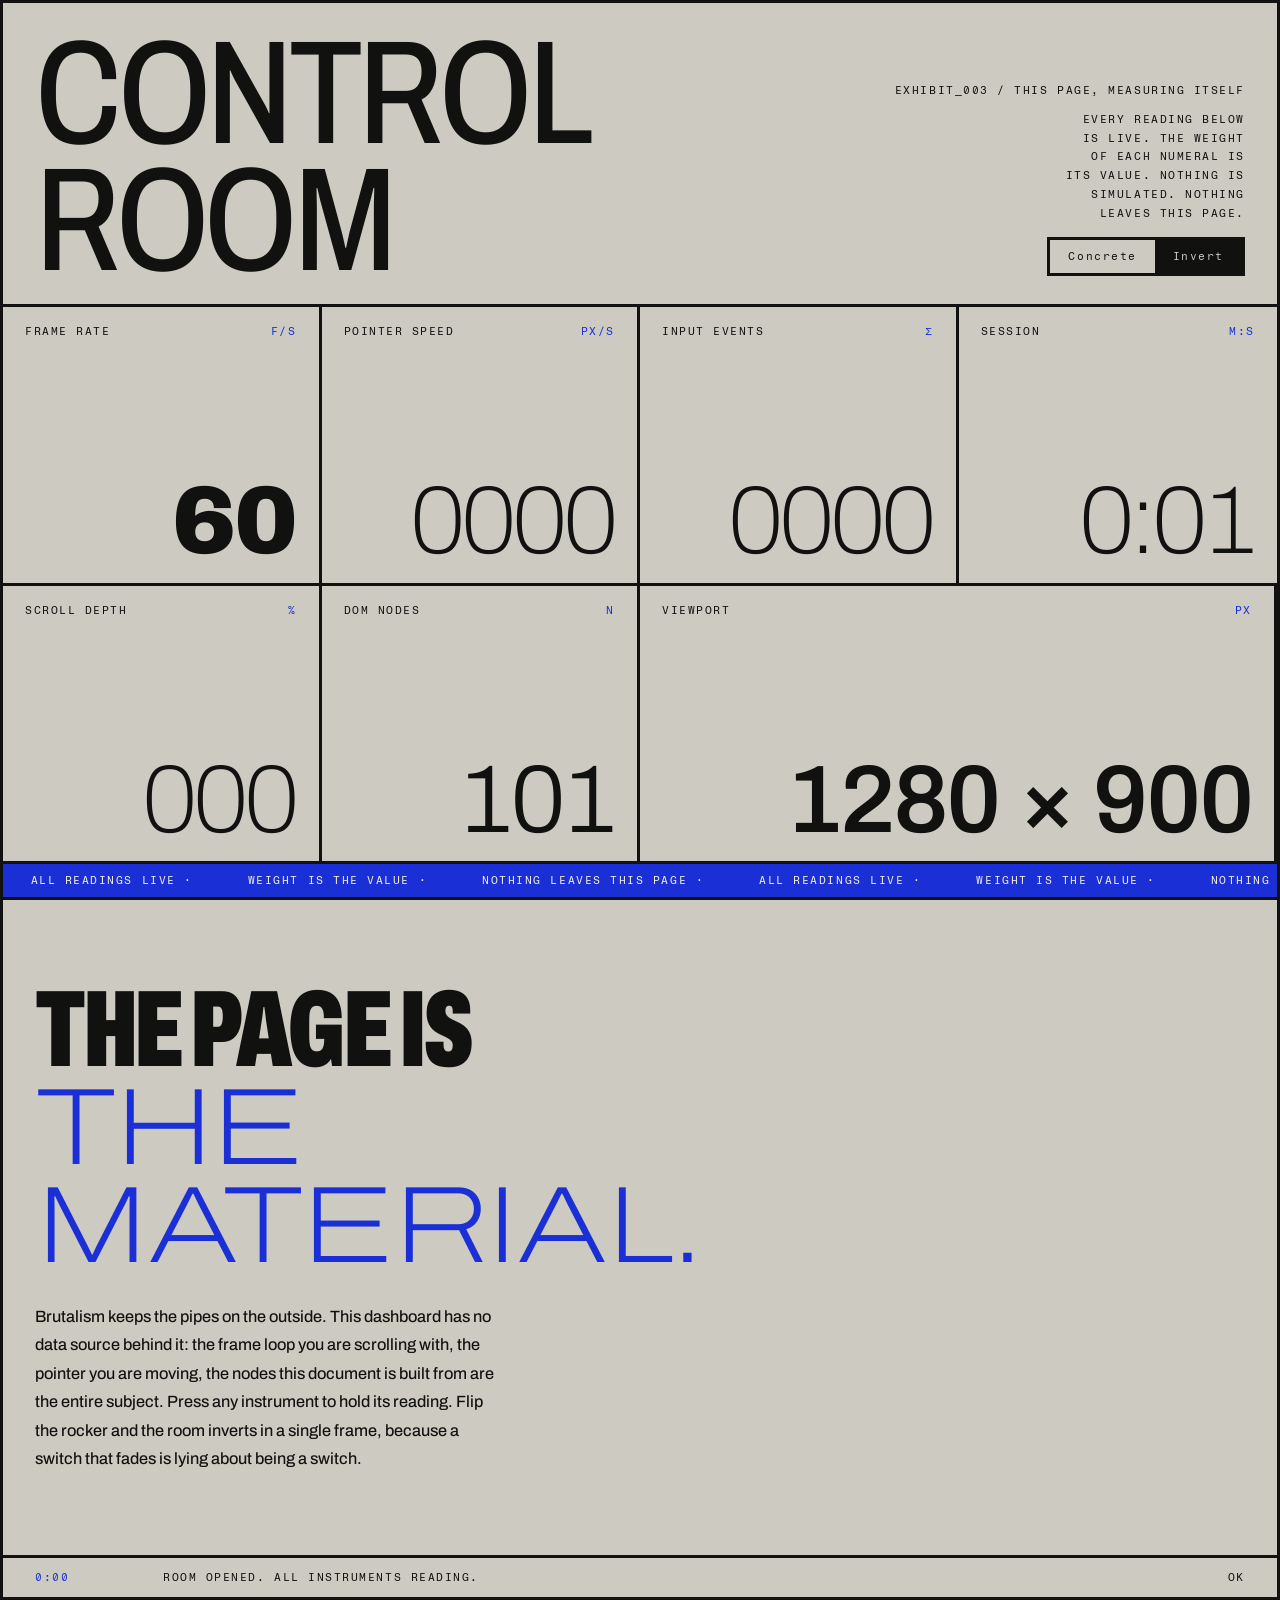
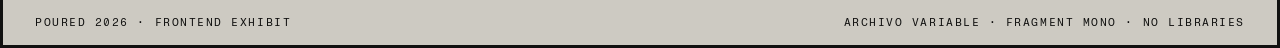
<file: exhibits/control-room/index.html>
<!doctype html>
<html lang="en">
<head>
<meta charset="utf-8" />
<meta name="viewport" content="width=device-width, initial-scale=1" />
<title>Control Room</title>
<meta name="description" content="A brutalist dashboard where the page measures itself. Every numeral's font weight is its own live value. Vanilla JS, no libraries." />
<meta name="theme-color" content="#cdcac2" />
<link rel="icon" href="data:image/svg+xml,%3Csvg xmlns='http://www.w3.org/2000/svg' viewBox='0 0 32 32'%3E%3Crect width='32' height='32' fill='%23cdcac2'/%3E%3Crect x='6' y='6' width='20' height='20' fill='none' stroke='%23111110' stroke-width='4'/%3E%3C/svg%3E" />

<link rel="preconnect" href="https://fonts.googleapis.com" />
<link rel="preconnect" href="https://fonts.gstatic.com" crossorigin />
<link href="https://fonts.googleapis.com/css2?family=Archivo:wdth,wght@62..125,100..900&family=Fragment+Mono&display=swap" rel="stylesheet" />

<style>
  :root {
    --concrete: #cdcac2;
    --concrete-deep: #b9b5ab;
    --ink: #111110;
    --klein: #1a2fd6;
    --bone: #f0eee7;
    --rule: 3px;
  }

  /* Master inversion: the whole room flips in one frame, no easing */
  html.inverted {
    --concrete: #111110;
    --concrete-deep: #1c1c1a;
    --ink: #f0eee7;
    --bone: #111110;
    --klein: #3d52ff;
  }

  * { margin: 0; padding: 0; box-sizing: border-box; }

  html { scrollbar-width: thin; scrollbar-color: var(--ink) var(--concrete-deep); }
  ::-webkit-scrollbar { width: 10px; }
  ::-webkit-scrollbar-track { background: var(--concrete-deep); }
  ::-webkit-scrollbar-thumb { background: var(--ink); }

  body {
    background: var(--concrete);
    color: var(--ink);
    font-family: "Archivo", system-ui, sans-serif;
    font-variation-settings: "wght" 460, "wdth" 100;
    -webkit-font-smoothing: antialiased;
  }

  .mono {
    font-family: "Fragment Mono", ui-monospace, monospace;
    font-size: 11px;
    letter-spacing: 0.14em;
    text-transform: uppercase;
  }

  /* ── The room ─────────────────────────────────────────── */
  .room {
    min-height: 100vh;
    display: grid;
    grid-template-rows: auto 1fr auto;
    border: var(--rule) solid var(--ink);
    border-bottom: none;
  }

  /* Masthead: the room announces itself, weight breathes with load */
  header {
    display: grid;
    grid-template-columns: 1fr auto;
    align-items: end;
    gap: 24px;
    padding: 28px 32px 20px;
    border-bottom: var(--rule) solid var(--ink);
  }

  h1 {
    font-size: clamp(3.4rem, 11.5vw, 10.5rem);
    line-height: 0.86;
    letter-spacing: -0.03em;
    text-transform: uppercase;
    font-variation-settings: "wght" 300, "wdth" 78;
    will-change: font-variation-settings;
  }

  .masthead-side {
    display: flex;
    flex-direction: column;
    align-items: flex-end;
    gap: 14px;
    padding-bottom: 8px;
  }

  .masthead-side p { text-align: right; max-width: 26ch; line-height: 1.7; }

  /* The master rocker: one input, one output, instant */
  .rocker {
    display: inline-flex;
    align-items: stretch;
    border: var(--rule) solid var(--ink);
    background: var(--concrete);
    cursor: pointer;
    font: inherit;
    color: inherit;
    padding: 0;
  }
  .rocker span {
    padding: 10px 18px;
    font-family: "Fragment Mono", monospace;
    font-size: 11px;
    letter-spacing: 0.14em;
  }
  .rocker .on { background: var(--ink); color: var(--concrete); }
  html.inverted .rocker .on { background: var(--concrete); color: var(--ink); }
  html.inverted .rocker .off { background: var(--ink); color: var(--concrete); }
  .rocker:focus-visible { outline: var(--rule) solid var(--klein); outline-offset: 3px; }
  .rocker:active { transform: translate(2px, 2px); }

  /* ── Instrument grid ──────────────────────────────────── */
  .instruments {
    display: grid;
    grid-template-columns: repeat(4, 1fr);
    grid-auto-rows: minmax(200px, 1fr);
  }

  .cell {
    position: relative;
    border-right: var(--rule) solid var(--ink);
    border-bottom: var(--rule) solid var(--ink);
    padding: 18px 22px;
    display: flex;
    flex-direction: column;
    justify-content: space-between;
    overflow: hidden;
    background: var(--concrete);
    cursor: crosshair;
  }
  .cell:nth-child(4n) { border-right: none; }
  .cell:focus-visible { outline: var(--rule) solid var(--klein); outline-offset: calc(var(--rule) * -2); }

  /* Harsh: inversion is instant, no transition property at all */
  .cell:hover, .cell.stamped {
    background: var(--ink);
    color: var(--concrete);
  }
  .cell.stamped .reading { color: var(--klein); }
  .cell:active .reading { transform: translate(3px, 4px); }
  .cell.stamped .tag span:first-child::after {
    content: " / Held";
    color: var(--klein);
  }

  .cell .tag {
    display: flex;
    justify-content: space-between;
    gap: 12px;
  }
  .cell .tag .unit { color: var(--klein); }
  .cell:hover .tag .unit { color: inherit; }

  .reading {
    font-size: clamp(3rem, 7.5vw, 7rem);
    line-height: 0.9;
    letter-spacing: -0.02em;
    font-variation-settings: "wght" 100, "wdth" 100;
    font-variant-numeric: tabular-nums;
    will-change: font-variation-settings;
    align-self: flex-end;
  }

  .cell .note { max-width: 24ch; line-height: 1.6; opacity: 0.75; }

  .cell.wide { grid-column: span 2; }

  /* ── Marching status strip ────────────────────────────── */
  .strip {
    border-bottom: var(--rule) solid var(--ink);
    overflow: hidden;
    background: var(--klein);
    color: var(--bone);
  }
  html.inverted .strip { color: #f0eee7; }
  .strip .belt {
    display: flex;
    white-space: nowrap;
    width: max-content;
    padding: 10px 0;
    animation: march 16s steps(64) infinite; /* stepped: it clunks, not glides */
  }
  .strip .belt span { padding: 0 2.5em; }

  @keyframes march {
    to { transform: translateX(-50%); }
  }

  /* ── Below the fold: the ledger slab ──────────────────── */
  .ledger {
    border: var(--rule) solid var(--ink);
    border-top: none;
  }

  .slab {
    padding: 9vh 32px;
    border-bottom: var(--rule) solid var(--ink);
  }
  .slab h2 {
    font-size: clamp(2.6rem, 8.5vw, 8rem);
    line-height: 0.9;
    letter-spacing: -0.03em;
    text-transform: uppercase;
    font-variation-settings: "wght" 860, "wdth" 62;
    max-width: 14ch;
  }
  .slab h2 em {
    font-style: normal;
    color: var(--klein);
    font-variation-settings: "wght" 140, "wdth" 125;
  }
  .slab p {
    margin-top: 28px;
    max-width: 52ch;
    line-height: 1.75;
    font-size: 1.02rem;
  }

  .log { display: grid; }
  .log-row {
    display: grid;
    grid-template-columns: 110px 1fr auto;
    gap: 18px;
    align-items: baseline;
    padding: 13px 32px;
    border-bottom: 1px solid var(--ink);
  }
  .log-row:last-child { border-bottom: none; }
  .log-row:hover { background: var(--ink); color: var(--concrete); }
  .log-row .t { color: var(--klein); }
  .log-row:hover .t { color: inherit; }
  .log-row .v { font-variant-numeric: tabular-nums; }

  footer.base {
    display: flex;
    justify-content: space-between;
    gap: 16px;
    padding: 16px 32px;
    border-top: var(--rule) solid var(--ink);
  }

  /* ── Responsive ───────────────────────────────────────── */
  @media (max-width: 980px) {
    .instruments { grid-template-columns: repeat(2, 1fr); }
    .cell:nth-child(4n) { border-right: var(--rule) solid var(--ink); }
    .cell:nth-child(2n) { border-right: none; }
    header { grid-template-columns: 1fr; align-items: start; }
    .masthead-side { align-items: flex-start; }
    .masthead-side p { text-align: left; }
  }
  @media (max-width: 560px) {
    .instruments { grid-template-columns: 1fr; }
    .cell, .cell:nth-child(4n), .cell:nth-child(2n) { border-right: none; }
    .cell.wide { grid-column: span 1; }
    .log-row { grid-template-columns: 72px 1fr auto; padding: 13px 20px; }
    header, .slab, footer.base { padding-left: 20px; padding-right: 20px; }
  }

  @media (prefers-reduced-motion: reduce) {
    .strip .belt { animation: none; }
    .cell:active .reading, .rocker:active { transform: none; }
  }
</style>
</head>
<body>

<div class="room">
  <header>
    <h1 id="title">Control<br />Room</h1>
    <div class="masthead-side">
      <span class="mono">Exhibit_003 / This page, measuring itself</span>
      <p class="mono">Every reading below is live. The weight of each numeral is its value. Nothing is simulated. Nothing leaves this page.</p>
      <button class="rocker" id="rocker" aria-pressed="false" aria-label="Invert the room">
        <span class="off">Concrete</span><span class="on">Invert</span>
      </button>
    </div>
  </header>

  <div class="instruments" id="instruments">
    <div class="cell" tabindex="0" data-key="frame">
      <div class="tag mono"><span>Frame rate</span><span class="unit">F/S</span></div>
      <div class="reading" id="r-frame">00</div>
    </div>
    <div class="cell" tabindex="0" data-key="pointer">
      <div class="tag mono"><span>Pointer speed</span><span class="unit">PX/S</span></div>
      <div class="reading" id="r-pointer">0000</div>
    </div>
    <div class="cell" tabindex="0" data-key="input">
      <div class="tag mono"><span>Input events</span><span class="unit">Σ</span></div>
      <div class="reading" id="r-input">0000</div>
    </div>
    <div class="cell" tabindex="0" data-key="clock">
      <div class="tag mono"><span>Session</span><span class="unit">M:S</span></div>
      <div class="reading" id="r-clock">0:00</div>
    </div>
    <div class="cell" tabindex="0" data-key="scroll">
      <div class="tag mono"><span>Scroll depth</span><span class="unit">%</span></div>
      <div class="reading" id="r-scroll">000</div>
    </div>
    <div class="cell" tabindex="0" data-key="nodes">
      <div class="tag mono"><span>DOM nodes</span><span class="unit">N</span></div>
      <div class="reading" id="r-nodes">000</div>
    </div>
    <div class="cell wide" tabindex="0" data-key="viewport">
      <div class="tag mono"><span>Viewport</span><span class="unit">PX</span></div>
      <div class="reading" id="r-viewport">0000 × 0000</div>
    </div>
  </div>

  <div class="strip" aria-hidden="true">
    <div class="belt mono" id="belt"></div>
  </div>
</div>

<div class="ledger">
  <div class="slab">
    <h2>The page is <em>the material.</em></h2>
    <p>Brutalism keeps the pipes on the outside. This dashboard has no data
       source behind it: the frame loop you are scrolling with, the pointer
       you are moving, the nodes this document is built from are the entire
       subject. Press any instrument to hold its reading. Flip the rocker
       and the room inverts in a single frame, because a switch that fades
       is lying about being a switch.</p>
  </div>
  <div class="log" id="log" aria-live="off"></div>
  <footer class="base mono">
    <span>Poured 2026 · Frontend Exhibit</span>
    <span>Archivo variable · Fragment Mono · No libraries</span>
  </footer>
</div>

<script>
(() => {
  "use strict";
  const reduce = matchMedia("(prefers-reduced-motion: reduce)").matches;
  const $ = (id) => document.getElementById(id);

  const readings = {
    frame: $("r-frame"), pointer: $("r-pointer"), input: $("r-input"),
    clock: $("r-clock"), scroll: $("r-scroll"), nodes: $("r-nodes"),
    viewport: $("r-viewport"),
  };
  const title = $("title");

  /* Weight IS the value: map a 0..1 signal onto the wght axis.
     A hovered instrument compresses to wdth 62: the hand loads the beam. */
  let hoveredKey = null;
  const setWeight = (el, t, key) => {
    const w = Math.round(100 + Math.min(Math.max(t, 0), 1) * 800);
    const wd = key && key === hoveredKey ? 62 : 100;
    el.style.fontVariationSettings = `"wght" ${w}, "wdth" ${wd}`;
  };

  /* ── Signals ─────────────────────────────────────────── */
  const t0 = performance.now();
  let frames = 0, fps = 0, lastFpsAt = t0;
  let pointerPx = 0, lastPX = null, lastPY = null, lastPT = 0, pointerSpeed = 0;
  let inputs = 0, scrollPct = 0, nodeCount = 0;

  addEventListener("pointermove", (e) => {
    const now = performance.now();
    if (lastPX !== null) {
      const d = Math.hypot(e.clientX - lastPX, e.clientY - lastPY);
      const dt = Math.max(8, now - lastPT);
      pointerSpeed = pointerSpeed * 0.7 + (d / dt) * 1000 * 0.3;
    }
    lastPX = e.clientX; lastPY = e.clientY; lastPT = now;
  }, { passive: true });

  ["pointerdown", "keydown", "wheel", "pointermove"].forEach((t) =>
    addEventListener(t, () => { inputs++; }, { passive: true }));

  addEventListener("scroll", () => {
    const max = document.documentElement.scrollHeight - innerHeight;
    scrollPct = max > 0 ? (scrollY / max) * 100 : 0;
  }, { passive: true });

  /* Stamp-to-hold: press an instrument to freeze its face */
  document.querySelectorAll(".cell").forEach((cell) => {
    cell.setAttribute("role", "button");
    cell.setAttribute("aria-pressed", "false");
    const label = cell.querySelector(".tag span").textContent;
    cell.setAttribute("aria-label", label + " instrument. Press to hold the reading.");
    const toggle = () => {
      const on = cell.classList.toggle("stamped");
      cell.setAttribute("aria-pressed", String(on));
    };
    cell.addEventListener("pointerdown", toggle);
    cell.addEventListener("keydown", (e) => {
      if (e.key === "Enter" || e.key === " ") { e.preventDefault(); toggle(); }
    });
    cell.addEventListener("pointerenter", () => { hoveredKey = cell.dataset.key; });
    cell.addEventListener("pointerleave", () => {
      if (hoveredKey === cell.dataset.key) hoveredKey = null;
    });
  });

  /* Master rocker */
  const rocker = $("rocker");
  rocker.addEventListener("click", () => {
    const on = document.documentElement.classList.toggle("inverted");
    rocker.setAttribute("aria-pressed", String(on));
  });

  /* Marching strip content */
  const beltText = "All readings live · Weight is the value · Nothing leaves this page · ";
  $("belt").innerHTML = "<span>" + (beltText.repeat(4) + beltText.repeat(4))
    .split(" · ").join(" · </span><span>") + "</span>";

  /* Ledger: a row per instrument, appended as real events happen */
  const log = $("log");
  const logged = [];
  function addLog(t, msg, v) {
    const row = document.createElement("div");
    row.className = "log-row mono";
    row.innerHTML = `<span class="t">${t}</span><span>${msg}</span><span class="v">${v}</span>`;
    log.prepend(row);
    logged.push(row);
    if (logged.length > 14) logged.shift().remove();
  }
  addLog("0:00", "Room opened. All instruments reading.", "OK");

  let lastLogAt = 0, lastLogged = {};
  function maybeLog(now) {
    if (now - lastLogAt < 4000) return;
    const mm = Math.floor((now - t0) / 60000);
    const ss = String(Math.floor(((now - t0) % 60000) / 1000)).padStart(2, "0");
    const t = mm + ":" + ss;
    if (fps && fps !== lastLogged.fps) {
      addLog(t, "Frame loop steady.", fps + " F/S"); lastLogged.fps = fps;
    } else if (Math.round(scrollPct) !== lastLogged.scroll) {
      addLog(t, "Reader moved through the document.", Math.round(scrollPct) + "%");
      lastLogged.scroll = Math.round(scrollPct);
    } else if (inputs !== lastLogged.inputs) {
      addLog(t, "Input registered.", "Σ " + inputs); lastLogged.inputs = inputs;
    }
    lastLogAt = now;
  }

  /* ── The loop ────────────────────────────────────────── */
  let lastNodeSweep = 0;

  function tick(now) {
    frames++;
    if (now - lastFpsAt >= 500) {
      fps = Math.round(frames * 1000 / (now - lastFpsAt));
      frames = 0; lastFpsAt = now;
    }
    pointerSpeed *= 0.96;

    if (now - lastNodeSweep > 1000) {
      nodeCount = document.getElementsByTagName("*").length;
      lastNodeSweep = now;
    }

    /* Faces */
    const held = (k) => readings[k].closest(".cell").classList.contains("stamped");

    if (!held("frame")) {
      readings.frame.textContent = String(Math.min(fps, 99)).padStart(2, "0");
      setWeight(readings.frame, fps / 60, "frame");
    }
    if (!held("pointer")) {
      readings.pointer.textContent = String(Math.round(pointerSpeed)).padStart(4, "0");
      setWeight(readings.pointer, pointerSpeed / 2400, "pointer");
    }
    if (!held("input")) {
      readings.input.textContent = String(Math.min(inputs, 9999)).padStart(4, "0");
      setWeight(readings.input, inputs / 3000, "input");
    }
    if (!held("clock")) {
      const mm = Math.floor((now - t0) / 60000);
      const ss = String(Math.floor(((now - t0) % 60000) / 1000)).padStart(2, "0");
      readings.clock.textContent = mm + ":" + ss;
      setWeight(readings.clock, ((now - t0) / 1000 % 60) / 60, "clock");
    }
    if (!held("scroll")) {
      readings.scroll.textContent = String(Math.round(scrollPct)).padStart(3, "0");
      setWeight(readings.scroll, scrollPct / 100, "scroll");
    }
    if (!held("nodes")) {
      readings.nodes.textContent = String(nodeCount).padStart(3, "0");
      setWeight(readings.nodes, nodeCount / 400, "nodes");
    }
    if (!held("viewport")) {
      readings.viewport.textContent = innerWidth + " × " + innerHeight;
      setWeight(readings.viewport, innerWidth / 2200, "viewport");
    }

    /* Masthead breathes with aggregate activity (skipped for reduced motion) */
    if (!reduce) {
      const load = Math.min(1,
        (fps / 60) * 0.35 + Math.min(pointerSpeed / 2400, 1) * 0.5 + (scrollPct / 100) * 0.15);
      const w = Math.round(220 + load * 680);
      title.style.fontVariationSettings = `"wght" ${w}, "wdth" 78`;
    }

    maybeLog(now);
    requestAnimationFrame(tick);
  }
  requestAnimationFrame(tick);
})();
</script>
</body>
</html>
</file>
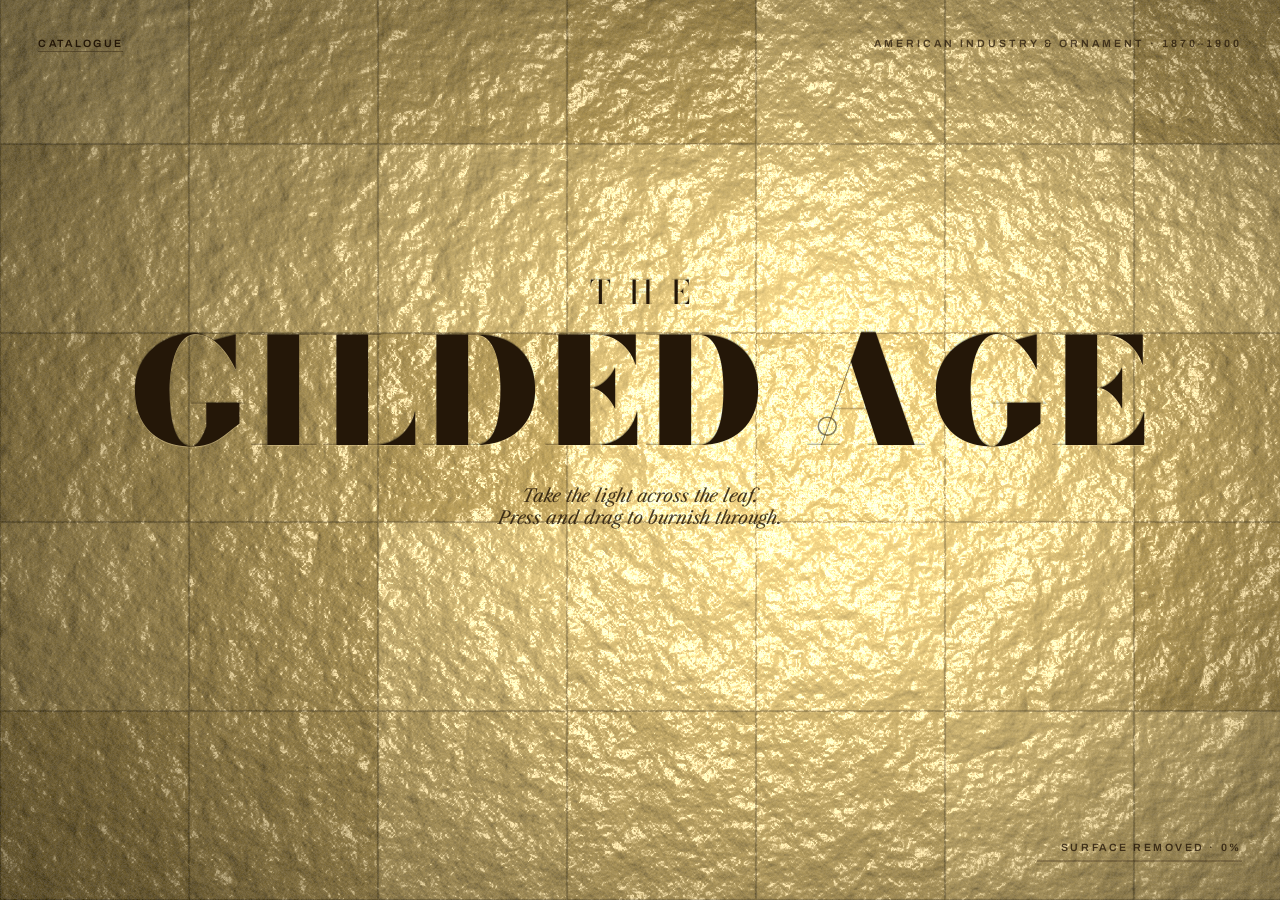
<file: exhibits/gilded-age/index.html>
<!doctype html>
<html lang="en">
<head>
<meta charset="utf-8" />
<meta name="viewport" content="width=device-width, initial-scale=1" />
<meta name="color-scheme" content="dark" />
<title>The Gilded Age</title>
<meta name="description" content="Procedural gold leaf you can burnish through to the iron beneath. WebGL2, no libraries." />
<link rel="icon" href="data:image/svg+xml,%3Csvg xmlns='http://www.w3.org/2000/svg' viewBox='0 0 32 32'%3E%3Crect width='32' height='32' fill='%23d9a850'/%3E%3C/svg%3E" />

<link rel="preconnect" href="https://fonts.googleapis.com" />
<link rel="preconnect" href="https://fonts.gstatic.com" crossorigin />
<link href="https://fonts.googleapis.com/css2?family=Bodoni+Moda:opsz,wght@6..96,400;6..96,700;6..96,900&family=Libre+Caslon+Text:ital@0;1&family=Archivo:wght@500;600&display=swap" rel="stylesheet" />

<style>
  :root {
    --gold: #d9a850;
    --gold-deep: #8a6420;
    --iron: #0e0b09;
    --bone: #e8ddc8;
    --ink: #241708;
  }

  * { box-sizing: border-box; }

  html, body {
    height: 100%;
    margin: 0;
    overflow: hidden;
    background: var(--iron);
    font-family: "Libre Caslon Text", Georgia, serif;
    color: var(--ink);
  }

  canvas { display: block; }

  #foil, #flakes {
    position: fixed;
    inset: 0;
    width: 100%;
    height: 100%;
  }

  #foil { touch-action: none; cursor: none; }
  #flakes { pointer-events: none; }

  .stage-copy {
    position: fixed;
    inset: 0;
    pointer-events: none;
    display: grid;
    grid-template-rows: auto 1fr auto;
    padding: clamp(1.25rem, 3vw, 2.5rem);
  }

  /* ── Header ── */
  .plate-top {
    display: flex;
    justify-content: space-between;
    align-items: baseline;
    gap: 1rem;
  }

  .back {
    pointer-events: auto;
    font-family: "Archivo", sans-serif;
    font-size: 0.66rem;
    font-weight: 600;
    letter-spacing: 0.22em;
    text-transform: uppercase;
    color: var(--ink);
    text-decoration: none;
    border-bottom: 1px solid rgb(36 23 8 / 0.4);
    padding-bottom: 2px;
  }
  .back:hover, .back:focus-visible { border-bottom-color: var(--ink); }
  .back:focus-visible { outline: 2px solid var(--ink); outline-offset: 3px; }

  .era {
    font-family: "Archivo", sans-serif;
    font-size: 0.66rem;
    font-weight: 600;
    letter-spacing: 0.28em;
    text-transform: uppercase;
    color: rgb(36 23 8 / 0.75);
  }

  /* ── Center: the stamped title ── */
  .center {
    display: grid;
    place-content: center;
    justify-items: center;
    text-align: center;
  }

  h1 {
    margin: 0;
    font-family: "Bodoni Moda", Didot, serif;
    font-optical-sizing: auto;
    font-weight: 900;
    font-size: clamp(3rem, 11.5vw, 9.5rem);
    line-height: 0.92;
    letter-spacing: 0.015em;
    text-transform: uppercase;
    color: var(--ink);
    /* debossed into the leaf */
    text-shadow:
      0 1px 0 rgb(255 236 180 / 0.35),
      0 -1px 1px rgb(0 0 0 / 0.45);
  }
  h1 .the {
    display: block;
    font-size: 0.22em;
    font-weight: 400;
    letter-spacing: 0.55em;
    margin-bottom: 0.5em;
    text-indent: 0.55em; /* balance tracking */
  }

  .lede {
    margin: 1.4em 0 0;
    font-style: italic;
    font-size: clamp(0.95rem, 1.4vw, 1.15rem);
    color: rgb(36 23 8 / 0.85);
    max-width: 36ch;
    transition: opacity 1.2s ease;
  }

  /* ── Footer: plaque + meter ── */
  .plate-bottom {
    display: flex;
    justify-content: space-between;
    align-items: flex-end;
    gap: 2rem;
  }

  .plaque {
    max-width: 44ch;
    font-size: clamp(0.85rem, 1.3vw, 1.05rem);
    line-height: 1.55;
    color: var(--bone);
    opacity: 0;
    transition: opacity 1.6s ease;
    text-shadow: 0 1px 3px rgb(0 0 0 / 0.7), 0 0 22px rgb(0 0 0 / 0.55);
  }
  .plaque em { font-style: italic; }
  .plaque .attrib {
    display: block;
    margin-top: 0.6em;
    font-family: "Archivo", sans-serif;
    font-style: normal;
    font-size: 0.64rem;
    font-weight: 600;
    letter-spacing: 0.24em;
    text-transform: uppercase;
    color: rgb(232 221 200 / 0.6);
  }

  .meter {
    text-align: right;
    font-family: "Archivo", sans-serif;
    font-size: 0.66rem;
    font-weight: 600;
    letter-spacing: 0.24em;
    text-transform: uppercase;
    color: rgb(36 23 8 / 0.8);
    flex: none;
  }
  .meter .bar {
    width: clamp(110px, 16vw, 220px);
    height: 2px;
    margin-top: 0.6em;
    background: rgb(36 23 8 / 0.25);
    position: relative;
  }
  .meter .bar i {
    position: absolute;
    inset: 0 auto 0 0;
    width: 0%;
    background: var(--ink);
    transition: width 0.5s ease;
  }

  /* Finale: once enough leaf is gone, the argument lands. The verdict
     takes the lede's place, and the ink turns bone: the lettering only
     ever made sense on gold. */
  .verdict {
    position: fixed;
    left: 50%;
    top: 66%;
    transform: translateX(-50%);
    font-style: italic;
    font-size: clamp(1rem, 1.8vw, 1.4rem);
    color: var(--bone);
    opacity: 0;
    transition: opacity 2.4s ease 0.8s;
    pointer-events: none;
    text-align: center;
    width: max-content;
    max-width: 90vw;
    text-shadow: 0 1px 3px rgb(0 0 0 / 0.7), 0 0 22px rgb(0 0 0 / 0.55);
  }

  h1, .era, .back, .meter { transition: color 1.8s ease; }
  .meter .bar i { transition: width 0.5s ease, background 1.8s ease; }

  body.revealed .plaque { opacity: 1; }
  body.finale .verdict { opacity: 1; }
  body.finale .lede { opacity: 0; }
  body.finale h1 {
    color: var(--bone);
    text-shadow: 0 1px 2px rgb(0 0 0 / 0.6);
  }
  body.finale .era, body.finale .back, body.finale .meter { color: var(--bone); }
  body.finale .back { border-bottom-color: rgb(232 221 200 / 0.5); }
  body.finale .meter .bar i { background: var(--bone); }

  .fallback {
    position: fixed;
    inset: 0;
    display: none;
    place-content: center;
    text-align: center;
    padding: 2rem;
    background: linear-gradient(160deg, #caa14a, #8a6420 70%);
    color: var(--ink);
  }
  body.no-webgl .fallback { display: grid; }
  body.no-webgl #foil, body.no-webgl #flakes { display: none; }

  @media (max-width: 700px) {
    .plate-bottom { flex-direction: column; align-items: flex-start; }
    .meter { text-align: left; }
    .plaque { max-width: 100%; }
  }

  @media (prefers-reduced-motion: reduce) {
    .plaque, .meter .bar i, .verdict, .lede, h1, .era, .back, .meter {
      transition: none;
    }
  }
</style>
</head>
<body>

<canvas id="foil" aria-label="A wall of gold leaf. Press and drag to burnish through the gold to the iron beneath." role="img"></canvas>
<canvas id="flakes" aria-hidden="true"></canvas>

<div class="stage-copy">
  <header class="plate-top">
    <a class="back" href="../../" target="_top">Catalogue</a>
    <span class="era">American industry &amp; ornament · 1870&ndash;1900</span>
  </header>

  <div class="center">
    <h1><span class="the">The</span>Gilded Age</h1>
    <p class="lede" id="lede">Take the light across the leaf.<br />Press and drag to burnish through.</p>
  </div>

  <footer class="plate-bottom">
    <p class="plaque" id="plaque">
      <em>&ldquo;What is the chief end of man? &mdash; to get rich. In what way?
      &mdash; dishonestly if we can; honestly if we must.&rdquo;</em>
      <span class="attrib">Mark Twain, The Revised Catechism, 1871</span>
    </p>
    <div class="meter">
      <span id="meter-label">Surface removed &middot; 0%</span>
      <div class="bar"><i id="meter-fill"></i></div>
    </div>
  </footer>
</div>

<p class="verdict">Gilded, not golden. The iron was always underneath.</p>

<div class="fallback">
  <p>This exhibit needs WebGL2, which this browser has disabled.<br />
  The piece is a wall of gold leaf you burnish through to the iron beneath.</p>
</div>

<script>
(() => {
  "use strict";

  const foil = document.getElementById("foil");
  const gl = foil.getContext("webgl2", { antialias: false });
  if (!gl) { document.body.classList.add("no-webgl"); return; }

  const reduceMotion = matchMedia("(prefers-reduced-motion: reduce)").matches;
  const DPR = Math.min(devicePixelRatio || 1, 2);

  /* ── Shaders ─────────────────────────────────────────────── */
  const VERT = `#version 300 es
  void main() {
    vec2 p = vec2((gl_VertexID << 1) & 2, gl_VertexID & 2);
    gl_Position = vec4(p * 2.0 - 1.0, 0.0, 1.0);
  }`;

  const FRAG = `#version 300 es
  precision highp float;
  uniform vec2  uRes;
  uniform float uTime;
  uniform vec3  uLight;    /* xy in pixels, z = height */
  uniform sampler2D uDamage;
  uniform float uMotion;   /* 0 = reduced motion */
  out vec4 frag;

  float hash21(vec2 p) {
    p = fract(p * vec2(234.34, 435.345));
    p += dot(p, p + 34.23);
    return fract(p.x * p.y);
  }
  float vnoise(vec2 p) {
    vec2 i = floor(p), f = fract(p);
    vec2 u = f * f * (3.0 - 2.0 * f);
    return mix(
      mix(hash21(i), hash21(i + vec2(1, 0)), u.x),
      mix(hash21(i + vec2(0, 1)), hash21(i + vec2(1, 1)), u.x), u.y);
  }
  float fbm(vec2 p) {
    float v = 0.0, a = 0.5;
    for (int i = 0; i < 5; i++) {
      v += a * vnoise(p);
      p = p * 2.03 + vec2(17.3, 9.1);
      a *= 0.5;
    }
    return v;
  }

  /* Height of the crinkled leaf at point p (aspect-normalized). */
  float leafHeight(vec2 p, float cid, float seam) {
    float crease = abs(fbm(p * 6.0 + cid * 13.0) - 0.5) * 2.0; /* ridged folds */
    float crinkle = fbm(p * 28.0 + cid * 7.0);
    float grain = fbm(p * 90.0);
    return crease * 0.55 + crinkle * 0.3 + grain * 0.15 - (1.0 - seam) * 0.8;
  }

  void main() {
    vec2 uv = gl_FragCoord.xy / uRes;
    vec2 p = gl_FragCoord.xy / uRes.y;

    /* Leaf laid in sheets */
    float leaf = 0.21;
    vec2 cell = floor(p / leaf);
    float cid = hash21(cell);
    vec2 lp = fract(p / leaf);
    float e0 = 0.010;
    float seam = smoothstep(0.0, e0, lp.x) * smoothstep(0.0, e0, lp.y)
               * smoothstep(0.0, e0, 1.0 - lp.x) * smoothstep(0.0, e0, 1.0 - lp.y);

    /* Normal from height field */
    float eps = 1.6 / uRes.y;
    float h  = leafHeight(p, cid, seam);
    float hx = leafHeight(p + vec2(eps, 0.0), cid, seam);
    float hy = leafHeight(p + vec2(0.0, eps), cid, seam);
    vec3 n = normalize(vec3((h - hx) / eps * 0.028, (h - hy) / eps * 0.028, 1.0));

    /* Raking light from the pointer */
    vec3 lpos = vec3(uLight.xy / uRes.y, uLight.z);
    vec3 surf = vec3(p, 0.0);
    vec3 L = normalize(lpos - surf);
    float dist = length(lpos.xy - p);
    float atten = 1.0 / (1.0 + dist * dist * 2.4);
    float diff = max(dot(n, L), 0.0);
    vec3 H = normalize(L + vec3(0.0, 0.0, 1.0));
    float spec = pow(max(dot(n, H), 0.0), 60.0);

    /* Gold, varying sheet to sheet */
    vec3 goldA = vec3(0.62, 0.44, 0.13);
    vec3 goldB = vec3(0.85, 0.64, 0.24);
    vec3 base = mix(goldA, goldB, cid);
    base *= 0.9 + 0.25 * fbm(p * 2.2);            /* patina drift */
    vec3 col = base * (0.2 + 1.05 * diff * atten)
             + vec3(1.0, 0.9, 0.62) * spec * atten * 1.15;
    col *= mix(0.5, 1.0, seam);                    /* dark seams */

    /* Burnished-through damage. The soft painted mask is re-thresholded
       against high-frequency noise so the leaf tears ragged, not airbrushed. */
    float d = texture(uDamage, vec2(uv.x, 1.0 - uv.y)).r;
    float rag = (fbm(p * 46.0) - 0.5) * 0.42;
    float tear = smoothstep(0.30, 0.40, d + rag);
    float rim = smoothstep(0.24, 0.33, d + rag) * (1.0 - smoothstep(0.36, 0.52, d + rag));

    float soot = fbm(p * 9.0);
    vec3 iron = mix(vec3(0.030, 0.024, 0.020), vec3(0.095, 0.075, 0.060), soot);
    /* faint riveted plate seams in the iron */
    float plate = smoothstep(0.0, 0.02, abs(fract(p.y * 3.4) - 0.5) - 0.012);
    iron *= mix(0.55, 1.0, plate);
    iron *= 0.45 + 0.75 * diff * atten;            /* iron catches a little light */

    col = mix(col, iron, tear);
    col += vec3(0.42, 0.19, 0.08) * rim;           /* curled, scorched tear edge */
    col += vec3(1.0, 0.85, 0.5) * rim * spec * atten * 2.0; /* edge catches light */

    /* Vignette + grain */
    float vig = smoothstep(1.25, 0.35, length(uv - 0.5) * 1.6);
    col *= 0.55 + 0.45 * vig;
    float g = hash21(gl_FragCoord.xy + fract(uTime) * 61.7 * uMotion);
    col += (g - 0.5) * 0.028;

    frag = vec4(pow(max(col, 0.0), vec3(0.4545)), 1.0);
  }`;

  function compile(type, src) {
    const s = gl.createShader(type);
    gl.shaderSource(s, src);
    gl.compileShader(s);
    if (!gl.getShaderParameter(s, gl.COMPILE_STATUS))
      throw new Error(gl.getShaderInfoLog(s));
    return s;
  }
  const prog = gl.createProgram();
  gl.attachShader(prog, compile(gl.VERTEX_SHADER, VERT));
  gl.attachShader(prog, compile(gl.FRAGMENT_SHADER, FRAG));
  gl.linkProgram(prog);
  if (!gl.getProgramParameter(prog, gl.LINK_STATUS))
    throw new Error(gl.getProgramInfoLog(prog));
  gl.useProgram(prog);

  const U = (name) => gl.getUniformLocation(prog, name);
  const uRes = U("uRes"), uTime = U("uTime"), uLight = U("uLight"),
        uDamage = U("uDamage"), uMotion = U("uMotion");
  gl.uniform1f(uMotion, reduceMotion ? 0 : 1);

  /* ── Damage mask: a 2D canvas painted with the pointer ───── */
  const mask = document.createElement("canvas");
  const mctx = mask.getContext("2d", { willReadFrequently: false });
  const tex = gl.createTexture();
  gl.activeTexture(gl.TEXTURE0);
  gl.bindTexture(gl.TEXTURE_2D, tex);
  gl.texParameteri(gl.TEXTURE_2D, gl.TEXTURE_MIN_FILTER, gl.LINEAR);
  gl.texParameteri(gl.TEXTURE_2D, gl.TEXTURE_MAG_FILTER, gl.LINEAR);
  gl.texParameteri(gl.TEXTURE_2D, gl.TEXTURE_WRAP_S, gl.CLAMP_TO_EDGE);
  gl.texParameteri(gl.TEXTURE_2D, gl.TEXTURE_WRAP_T, gl.CLAMP_TO_EDGE);
  gl.uniform1i(uDamage, 0);
  let maskDirty = true;

  /* ── Flake debris layer ──────────────────────────────────── */
  const flakesCanvas = document.getElementById("flakes");
  const fctx = flakesCanvas.getContext("2d");
  const flakes = [];
  const GOLDS = ["#d9a850", "#b98a33", "#8a6420", "#e9c979"];

  function spawnFlakes(x, y, n) {
    if (reduceMotion) return;
    for (let i = 0; i < n && flakes.length < 420; i++) {
      const a = Math.random() * Math.PI * 2;
      const sp = 40 + Math.random() * 220;
      flakes.push({
        x, y,
        vx: Math.cos(a) * sp,
        vy: Math.sin(a) * sp - 120,
        rot: Math.random() * Math.PI,
        vr: (Math.random() - 0.5) * 9,
        w: 2 + Math.random() * 6,
        h: 1.5 + Math.random() * 4,
        life: 0.9 + Math.random() * 0.9,
        t: 0,
        c: GOLDS[(Math.random() * GOLDS.length) | 0],
      });
    }
  }

  /* ── Pointer: light + burnishing ─────────────────────────── */
  const light = { x: innerWidth * 0.62, y: innerHeight * 0.3 };
  const target = { x: light.x, y: light.y };
  let pressing = false;
  let lastActive = 0;
  let lastPaint = null;

  function paint(x, y) {
    const mx = (x / innerWidth) * mask.width;
    const my = (y / innerHeight) * mask.height;
    const r = mask.width * 0.035;
    const grd = mctx.createRadialGradient(mx, my, 0, mx, my, r);
    grd.addColorStop(0, "rgba(255,255,255,0.5)");
    grd.addColorStop(1, "rgba(255,255,255,0)");
    mctx.fillStyle = grd;
    mctx.beginPath();
    mctx.arc(mx, my, r, 0, Math.PI * 2);
    mctx.fill();
    maskDirty = true;
    if (!lastPaint || Math.hypot(x - lastPaint.x, y - lastPaint.y) > 14) {
      spawnFlakes(x, y, 7);
      lastPaint = { x, y };
    }
  }

  foil.addEventListener("pointerdown", (e) => {
    pressing = true;
    foil.setPointerCapture(e.pointerId);
    paint(e.clientX, e.clientY);
  });
  foil.addEventListener("pointermove", (e) => {
    target.x = e.clientX;
    target.y = e.clientY;
    lastActive = performance.now();
    if (pressing) paint(e.clientX, e.clientY);
  });
  foil.addEventListener("pointerup", () => { pressing = false; lastPaint = null; });
  foil.addEventListener("pointercancel", () => { pressing = false; lastPaint = null; });

  /* ── Reveal accounting ───────────────────────────────────── */
  const probe = document.createElement("canvas");
  probe.width = 48; probe.height = 27;
  const pctx = probe.getContext("2d", { willReadFrequently: true });
  const meterLabel = document.getElementById("meter-label");
  const meterFill = document.getElementById("meter-fill");
  let reveal = 0;

  setInterval(() => {
    if (!maskDirty && reveal > 0) return;
    pctx.drawImage(mask, 0, 0, probe.width, probe.height);
    const px = pctx.getImageData(0, 0, probe.width, probe.height).data;
    let torn = 0;
    for (let i = 0; i < px.length; i += 4) if (px[i] > 88) torn++;
    reveal = torn / (px.length / 4);
    const pct = Math.round(reveal * 100);
    meterLabel.textContent = `Surface removed · ${pct}%`;
    meterFill.style.width = `${pct}%`;
    if (reveal > 0.05) document.body.classList.add("revealed");
    if (reveal > 0.45) document.body.classList.add("finale");
  }, 500);

  /* ── Sizing ──────────────────────────────────────────────── */
  function resize() {
    foil.width = innerWidth * DPR;
    foil.height = innerHeight * DPR;
    flakesCanvas.width = innerWidth * DPR;
    flakesCanvas.height = innerHeight * DPR;
    fctx.setTransform(DPR, 0, 0, DPR, 0, 0);
    /* Preserve damage across resize */
    const keep = mask.width ? mask : null;
    const old = keep && document.createElement("canvas");
    if (keep) {
      old.width = mask.width; old.height = mask.height;
      old.getContext("2d").drawImage(mask, 0, 0);
    }
    mask.width = Math.round(innerWidth / 2);
    mask.height = Math.round(innerHeight / 2);
    mctx.fillStyle = "#000";
    mctx.fillRect(0, 0, mask.width, mask.height);
    if (keep) mctx.drawImage(old, 0, 0, mask.width, mask.height);
    maskDirty = true;
    gl.viewport(0, 0, foil.width, foil.height);
  }
  addEventListener("resize", resize);
  resize();

  /* ── Frame loop ──────────────────────────────────────────── */
  function frame(tms) {
    const t = tms / 1000;

    /* Idle: the light strolls the room */
    if (!reduceMotion && tms - lastActive > 3500) {
      target.x = innerWidth * (0.5 + 0.36 * Math.cos(t * 0.21));
      target.y = innerHeight * (0.42 + 0.3 * Math.sin(t * 0.16));
    }
    light.x += (target.x - light.x) * 0.07;
    light.y += (target.y - light.y) * 0.07;

    if (maskDirty) {
      gl.texImage2D(gl.TEXTURE_2D, 0, gl.LUMINANCE, gl.LUMINANCE,
                    gl.UNSIGNED_BYTE, mask);
      maskDirty = false;
    }

    gl.uniform2f(uRes, foil.width, foil.height);
    gl.uniform1f(uTime, t);
    gl.uniform3f(uLight, light.x * DPR, (innerHeight - light.y) * DPR, 0.55);
    gl.drawArrays(gl.TRIANGLES, 0, 3);

    /* Flakes + burnisher cursor */
    fctx.clearRect(0, 0, innerWidth, innerHeight);
    const dt = 1 / 60;
    for (let i = flakes.length - 1; i >= 0; i--) {
      const f = flakes[i];
      f.t += dt;
      if (f.t > f.life) { flakes.splice(i, 1); continue; }
      f.vy += 780 * dt;
      f.vx *= 0.985;
      f.x += f.vx * dt;
      f.y += f.vy * dt;
      f.rot += f.vr * dt;
      fctx.save();
      fctx.translate(f.x, f.y);
      fctx.rotate(f.rot);
      fctx.globalAlpha = 1 - f.t / f.life;
      fctx.fillStyle = f.c;
      fctx.fillRect(-f.w / 2, -f.h / 2, f.w, f.h);
      fctx.restore();
    }
    if (matchMedia("(pointer: fine)").matches) {
      fctx.beginPath();
      fctx.arc(light.x, light.y, pressing ? 14 : 9, 0, Math.PI * 2);
      fctx.strokeStyle = pressing ? "rgba(36,23,8,0.9)" : "rgba(36,23,8,0.55)";
      fctx.lineWidth = 1.5;
      fctx.stroke();
    }

    requestAnimationFrame(frame);
  }
  requestAnimationFrame(frame);
})();
</script>
</body>
</html>
</file>
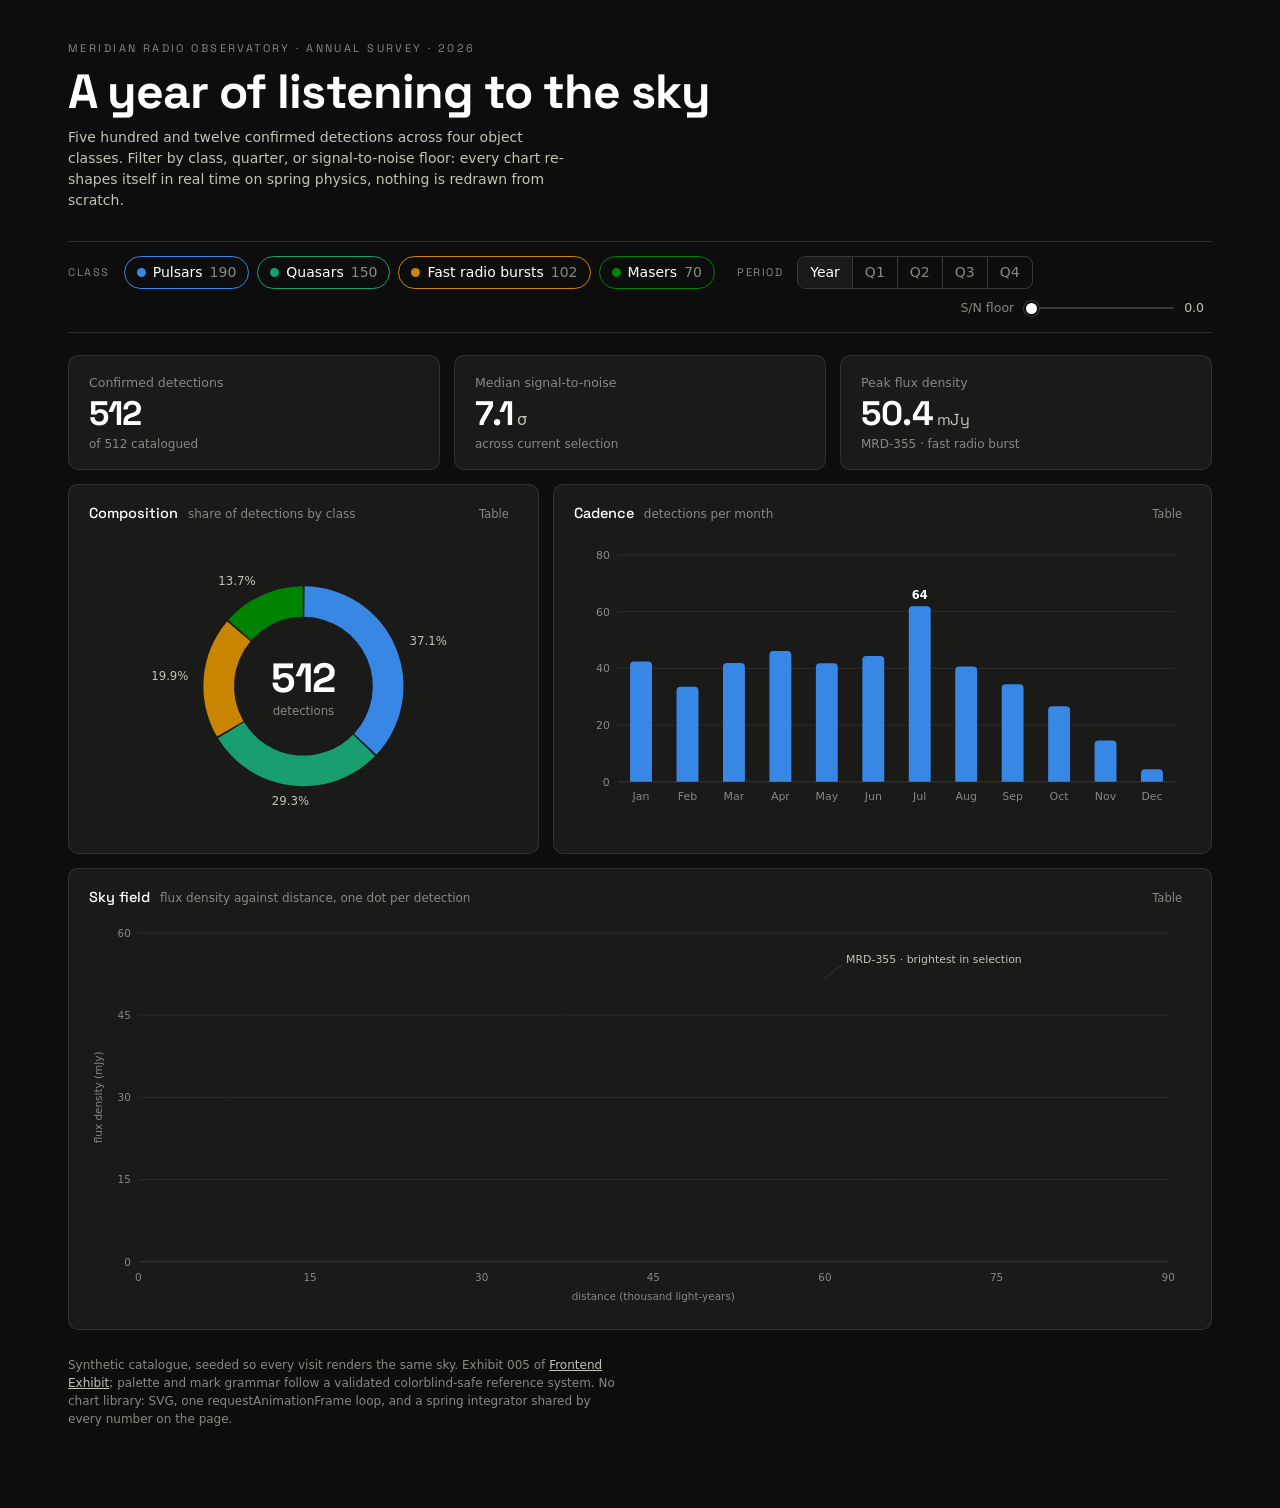
<file: exhibits/meridian-survey/index.html>
<!DOCTYPE html>
<html lang="en">
<head>
<meta charset="UTF-8">
<meta name="viewport" content="width=device-width, initial-scale=1.0">
<title>Meridian Survey</title>
<meta name="description" content="An animated infographics dashboard for a fictional radio-sky survey. Every value on screen is a live spring: filters morph the charts instead of redrawing them.">
<link rel="icon" href="data:image/svg+xml,<svg xmlns='http://www.w3.org/2000/svg' viewBox='0 0 16 16'><rect width='16' height='16' fill='%230d0d0d'/><circle cx='8' cy='8' r='5' fill='none' stroke='%233987e5' stroke-width='2'/><circle cx='8' cy='8' r='1.6' fill='%233987e5'/></svg>">
<link rel="preconnect" href="https://fonts.googleapis.com">
<link rel="preconnect" href="https://fonts.gstatic.com" crossorigin>
<link href="https://fonts.googleapis.com/css2?family=Space+Grotesk:wght@400;500;700&display=swap" rel="stylesheet">
<style>
/* ================================================================
   MERIDIAN SURVEY — a year of listening to the sky
   Dark-surface dashboard. Palette per the validated reference set;
   every animated value is a spring integrated in one rAF loop.
   ================================================================ */

* { margin: 0; padding: 0; box-sizing: border-box; }

:root {
  --plane: #0d0d0d;
  --surface: #1a1a19;
  --ink: #ffffff;
  --ink-2: #c3c2b7;
  --muted: #898781;
  --grid: #2c2c2a;
  --baseline: #383835;
  --ring: rgba(255, 255, 255, .10);
  --c-pulsar: #3987e5;   /* slot 1 blue   */
  --c-quasar: #199e70;   /* slot 2 aqua   */
  --c-frb:    #c98500;   /* slot 3 yellow */
  --c-maser:  #008300;   /* slot 4 green  */
  --font-display: "Space Grotesk", system-ui, sans-serif;
  --font-body: system-ui, -apple-system, "Segoe UI", sans-serif;
}

html { color-scheme: dark; }
body {
  background: var(--plane);
  color: var(--ink);
  font-family: var(--font-body);
  font-size: 14px;
  line-height: 1.5;
  min-height: 100vh;
}

.wrap {
  max-width: 1200px;
  margin: 0 auto;
  padding: 40px 28px 80px;
}

a { color: var(--ink-2); }
button { font: inherit; color: inherit; background: none; border: none; cursor: pointer; }
button:focus-visible, input:focus-visible, a:focus-visible {
  outline: 2px solid var(--c-pulsar);
  outline-offset: 2px;
}
svg text { font-family: var(--font-body); }

/* ---------------- masthead ---------------- */

.masthead { margin-bottom: 30px; }
.eyebrow {
  font-family: var(--font-display);
  font-size: 11px;
  letter-spacing: .22em;
  text-transform: uppercase;
  color: var(--muted);
  margin-bottom: 10px;
}
h1 {
  font-family: var(--font-display);
  font-weight: 700;
  font-size: clamp(30px, 4.6vw, 48px);
  letter-spacing: -.02em;
  line-height: 1.05;
}
.masthead .dek {
  margin-top: 10px;
  max-width: 56ch;
  color: var(--ink-2);
}

/* ---------------- filter row ---------------- */

.filters {
  display: flex;
  flex-wrap: wrap;
  align-items: center;
  gap: 10px 14px;
  padding: 14px 0;
  margin-bottom: 22px;
  border-top: 1px solid var(--grid);
  border-bottom: 1px solid var(--grid);
}
.filters .group-label {
  font-family: var(--font-display);
  font-size: 11px;
  letter-spacing: .14em;
  text-transform: uppercase;
  color: var(--muted);
}
.chip {
  display: inline-flex;
  align-items: center;
  gap: 7px;
  padding: 5px 12px;
  border: 1px solid var(--baseline);
  border-radius: 999px;
  color: var(--ink-2);
  transition: border-color .15s, color .15s, opacity .15s;
}
.chip .swatch {
  width: 9px; height: 9px;
  border-radius: 50%;
  background: var(--c);
  transition: transform .15s;
}
.chip[aria-pressed="true"] { border-color: var(--c); color: var(--ink); }
.chip[aria-pressed="false"] { opacity: .45; }
.chip[aria-pressed="false"] .swatch { transform: scale(.5); }
.chip:hover { border-color: var(--c); opacity: 1; }
.chip .n { color: var(--muted); font-variant-numeric: tabular-nums; }

.seg {
  display: inline-flex;
  border: 1px solid var(--baseline);
  border-radius: 8px;
  overflow: hidden;
}
.seg button {
  padding: 5px 12px;
  color: var(--muted);
  border-right: 1px solid var(--baseline);
}
.seg button:last-child { border-right: none; }
.seg button[aria-pressed="true"] { background: var(--surface); color: var(--ink); }
.seg button:hover { color: var(--ink); }

.snr {
  display: inline-flex;
  align-items: center;
  gap: 10px;
  margin-left: auto;
}
.snr label { color: var(--muted); font-size: 12.5px; }
.snr output {
  font-variant-numeric: tabular-nums;
  color: var(--ink-2);
  min-width: 3.5ch;
  font-size: 12.5px;
}
input[type="range"] {
  -webkit-appearance: none;
  appearance: none;
  width: 150px;
  height: 2px;
  background: var(--baseline);
  border-radius: 1px;
}
input[type="range"]::-webkit-slider-thumb {
  -webkit-appearance: none;
  appearance: none;
  width: 15px; height: 15px;
  border-radius: 50%;
  background: var(--ink);
  border: 2px solid var(--plane);
  box-shadow: 0 0 0 1px var(--baseline);
  cursor: grab;
}
input[type="range"]::-moz-range-thumb {
  width: 13px; height: 13px;
  border-radius: 50%;
  background: var(--ink);
  border: 2px solid var(--plane);
  box-shadow: 0 0 0 1px var(--baseline);
  cursor: grab;
}

/* ---------------- layout grid ---------------- */

.tiles {
  display: grid;
  grid-template-columns: repeat(3, 1fr);
  gap: 14px;
  margin-bottom: 14px;
}
.charts {
  display: grid;
  grid-template-columns: 5fr 7fr;
  gap: 14px;
  margin-bottom: 14px;
}
.card {
  background: var(--surface);
  border: 1px solid var(--ring);
  border-radius: 10px;
  padding: 18px 20px 16px;
  min-width: 0;
}
.card-head {
  display: flex;
  align-items: baseline;
  gap: 10px;
  margin-bottom: 4px;
}
.card-title {
  font-family: var(--font-display);
  font-weight: 500;
  font-size: 14.5px;
}
.card-sub { color: var(--muted); font-size: 12px; }
.card-head .flip {
  margin-left: auto;
  font-size: 11.5px;
  color: var(--muted);
  padding: 2px 8px;
  border: 1px solid transparent;
  border-radius: 6px;
}
.card-head .flip:hover { color: var(--ink); border-color: var(--baseline); }

/* stat tiles */
.tile .label { color: var(--muted); font-size: 12.5px; }
.tile .value {
  font-family: var(--font-display);
  font-weight: 700;
  font-size: 34px;
  letter-spacing: -.01em;
  line-height: 1.15;
  margin-top: 2px;
}
.tile .unit { font-size: 16px; font-weight: 400; color: var(--ink-2); margin-left: 3px; }
.tile .note { color: var(--muted); font-size: 12px; margin-top: 2px; }

/* chart bodies */
.chart-body { position: relative; }
.chart-body svg { width: 100%; height: auto; display: block; }
.chart-body[hidden] { display: none; }

/* data tables (the WCAG twin) */
.table-body { max-height: 300px; overflow: auto; }
.table-body[hidden] { display: none; }
table { width: 100%; border-collapse: collapse; font-size: 12.5px; }
th, td { text-align: left; padding: 5px 8px; border-bottom: 1px solid var(--grid); }
th {
  color: var(--muted);
  font-weight: 500;
  position: sticky; top: 0;
  background: var(--surface);
}
td.num, th.num { text-align: right; font-variant-numeric: tabular-nums; }
td .keydot {
  display: inline-block;
  width: 8px; height: 8px;
  border-radius: 50%;
  margin-right: 7px;
  vertical-align: baseline;
}

/* tooltip */
#tip {
  position: fixed;
  z-index: 100;
  pointer-events: none;
  background: #232322;
  border: 1px solid var(--baseline);
  border-radius: 8px;
  padding: 8px 11px;
  font-size: 12.5px;
  line-height: 1.45;
  box-shadow: 0 8px 22px rgba(0, 0, 0, .5);
  opacity: 0;
  transition: opacity .12s;
  max-width: 240px;
}
#tip.show { opacity: 1; }
#tip .t-title { display: flex; align-items: center; gap: 7px; font-weight: 600; color: var(--ink); }
#tip .t-title .keydot { width: 8px; height: 8px; border-radius: 50%; }
#tip .t-rows { color: var(--ink-2); margin-top: 2px; }
#tip .t-rows b { color: var(--ink); font-weight: 600; font-variant-numeric: tabular-nums; }

/* svg chart chrome */
.gridline { stroke: var(--grid); stroke-width: 1; }
.axisline { stroke: var(--baseline); stroke-width: 1; }
.tick-label { fill: var(--muted); font-size: 11px; font-variant-numeric: tabular-nums; }
.direct-label { fill: var(--ink-2); font-size: 11.5px; }
.direct-label.strong { fill: var(--ink); font-weight: 600; }
.leader { stroke: var(--baseline); stroke-width: 1; fill: none; }

/* donut center */
.donut-center-num {
  fill: var(--ink);
  font-family: var(--font-display);
  font-weight: 700;
  font-size: 40px;
  letter-spacing: -.01em;
}
.donut-center-label { fill: var(--muted); font-size: 11.5px; }

/* footer */
.colophon {
  margin-top: 26px;
  color: var(--muted);
  font-size: 12px;
  max-width: 72ch;
}
.colophon a { color: var(--ink-2); }

/* entrance: masthead, filters, then cards rise in sequence */
.masthead, .filters, .card { animation: rise .55s cubic-bezier(.2, .9, .3, 1) backwards; }
.filters { animation-delay: .1s; }
.tiles .card:nth-child(1) { animation-delay: .18s; }
.tiles .card:nth-child(2) { animation-delay: .24s; }
.tiles .card:nth-child(3) { animation-delay: .3s; }
.charts .card:nth-child(1) { animation-delay: .38s; }
.charts .card:nth-child(2) { animation-delay: .46s; }
.charts + .card { animation-delay: .56s; }
@keyframes rise {
  from { opacity: 0; transform: translateY(14px); }
}
@media (prefers-reduced-motion: reduce) {
  .masthead, .filters, .card { animation: none; }
}

@media (max-width: 880px) {
  .charts { grid-template-columns: 1fr; }
  .tiles { grid-template-columns: 1fr 1fr; }
  .tiles .tile:first-child { grid-column: 1 / -1; }
  .snr { margin-left: 0; width: 100%; }
}
@media (max-width: 560px) {
  .wrap { padding: 26px 16px 60px; }
  .tiles { grid-template-columns: 1fr; }
  /* keep the sky field readable: scroll it instead of shrinking it */
  #scatter-body { overflow-x: auto; }
  #scatter-body svg { min-width: 720px; }
}
</style>
</head>
<body>
<div class="wrap">

  <header class="masthead">
    <p class="eyebrow">Meridian Radio Observatory · Annual Survey · 2026</p>
    <h1>A year of listening to the sky</h1>
    <p class="dek">Five hundred and twelve confirmed detections across four object classes. Filter by class, quarter, or signal-to-noise floor: every chart re-shapes itself in real time on spring physics, nothing is redrawn from scratch.</p>
  </header>

  <div class="filters" role="group" aria-label="Data filters">
    <span class="group-label">Class</span>
    <span id="class-chips" style="display: inline-flex; gap: 8px; flex-wrap: wrap;"></span>
    <span class="group-label" style="margin-left: 8px;">Period</span>
    <span class="seg" id="quarter-seg"></span>
    <span class="snr">
      <label for="snr-range">S/N floor</label>
      <input type="range" id="snr-range" min="0" max="12" step="0.5" value="0">
      <output id="snr-out" for="snr-range">0.0</output>
    </span>
  </div>

  <div class="tiles">
    <div class="card tile">
      <div class="label">Confirmed detections</div>
      <div class="value"><span id="stat-count">0</span></div>
      <div class="note" id="stat-count-note">of 512 catalogued</div>
    </div>
    <div class="card tile">
      <div class="label">Median signal-to-noise</div>
      <div class="value"><span id="stat-snr">0</span><span class="unit">σ</span></div>
      <div class="note">across current selection</div>
    </div>
    <div class="card tile">
      <div class="label">Peak flux density</div>
      <div class="value"><span id="stat-flux">0</span><span class="unit">mJy</span></div>
      <div class="note" id="stat-flux-note">strongest source in selection</div>
    </div>
  </div>

  <div class="charts">
    <div class="card">
      <div class="card-head">
        <span class="card-title">Composition</span>
        <span class="card-sub">share of detections by class</span>
        <button class="flip" data-card="donut" aria-pressed="false">Table</button>
      </div>
      <div class="chart-body" id="donut-body">
        <svg id="donut-svg" viewBox="0 0 420 300" role="img" aria-label="Donut chart of detections by object class"></svg>
      </div>
      <div class="table-body" id="donut-table" hidden></div>
    </div>

    <div class="card">
      <div class="card-head">
        <span class="card-title">Cadence</span>
        <span class="card-sub">detections per month</span>
        <button class="flip" data-card="bars" aria-pressed="false">Table</button>
      </div>
      <div class="chart-body" id="bars-body">
        <svg id="bars-svg" viewBox="0 0 620 300" role="img" aria-label="Bar chart of detections per month"></svg>
      </div>
      <div class="table-body" id="bars-table" hidden></div>
    </div>
  </div>

  <div class="card">
    <div class="card-head">
      <span class="card-title">Sky field</span>
      <span class="card-sub">flux density against distance, one dot per detection</span>
      <button class="flip" data-card="scatter" aria-pressed="false">Table</button>
    </div>
    <div class="chart-body" id="scatter-body">
      <svg id="scatter-svg" viewBox="0 0 1160 420" role="img" aria-label="Scatter plot of flux density against distance, colored by object class"></svg>
    </div>
    <div class="table-body" id="scatter-table" hidden></div>
  </div>

  <p class="colophon">
    Synthetic catalogue, seeded so every visit renders the same sky. Exhibit 005 of
    <a href="../../index.html" target="_top">Frontend Exhibit</a>; palette and mark grammar follow a validated
    colorblind-safe reference system. No chart library: SVG, one requestAnimationFrame loop, and a spring
    integrator shared by every number on the page.
  </p>
</div>

<div id="tip" role="status"></div>

<script>
"use strict";

/* ================================================================
   DATA — seeded synthetic catalogue
   ================================================================ */

const CLASSES = [
  { id: "pulsar", name: "Pulsars",           color: "#3987e5" },
  { id: "quasar", name: "Quasars",           color: "#199e70" },
  { id: "frb",    name: "Fast radio bursts", color: "#c98500" },
  { id: "maser",  name: "Masers",            color: "#008300" },
];
const MONTHS = ["Jan","Feb","Mar","Apr","May","Jun","Jul","Aug","Sep","Oct","Nov","Dec"];

function mulberry32(seed) {
  return () => {
    seed |= 0; seed = (seed + 0x6D2B79F5) | 0;
    let t = Math.imul(seed ^ (seed >>> 15), 1 | seed);
    t = (t + Math.imul(t ^ (t >>> 7), 61 | t)) ^ t;
    return ((t ^ (t >>> 14)) >>> 0) / 4294967296;
  };
}

const DETECTIONS = (() => {
  const rnd = mulberry32(20260708);
  const gauss = () => (rnd() + rnd() + rnd() + rnd() - 2) / 2; // approx normal, ~[-1,1]
  // per-class cluster shapes in (distance kly, flux mJy) space + monthly season
  const shapes = {
    pulsar: { n: 190, d: [8, 18],  f: [26, 12], season: (m) => 1 + .3 * Math.sin((m - 2) / 12 * Math.PI * 2) },
    quasar: { n: 150, d: [62, 20], f: [14, 8],  season: (m) => 1 + .4 * Math.sin((m - 7) / 12 * Math.PI * 2) },
    frb:    { n: 102, d: [45, 26], f: [42, 11], season: (m) => (m >= 4 && m <= 8 ? 1.7 : .7) },
    maser:  { n: 70,  d: [4, 6],   f: [8, 5],   season: () => 1 },
  };
  const list = [];
  let idn = 0;
  for (const cls of CLASSES) {
    const s = shapes[cls.id];
    // build a month distribution from the season curve
    const weights = MONTHS.map((_, m) => s.season(m));
    const wsum = weights.reduce((a, b) => a + b, 0);
    for (let i = 0; i < s.n; i++) {
      let pick = rnd() * wsum, month = 0;
      while (pick > weights[month]) { pick -= weights[month]; month++; }
      const dist = Math.max(.5, s.d[0] + gauss() * s.d[1]);
      const flux = Math.max(.6, s.f[0] + gauss() * s.f[1]);
      const snr = Math.max(.3, Math.min(14, flux / 4 + gauss() * 2.2 + 1.5));
      list.push({
        id: "MRD-" + String(++idn).padStart(3, "0"),
        cls: cls.id,
        month,
        dist: Math.min(88, dist),
        flux: Math.min(58, flux),
        snr,
      });
    }
  }
  return list;
})();

/* ================================================================
   SPRINGS — one integrator, every animated value on the page
   ================================================================ */

const reduceMotion = matchMedia("(prefers-reduced-motion: reduce)").matches;
const springs = new Set();

class Spring {
  constructor(value, k = 130, c = 17) {
    this.x = value; this.v = 0; this.t = value;
    this.k = k; this.c = c;
    springs.add(this);
  }
  set(target) {
    this.t = target;
    if (reduceMotion) { this.x = target; this.v = 0; }
    return this;
  }
  snap(value) { this.x = this.t = value; this.v = 0; return this; }
  step(dt) {
    const a = -this.k * (this.x - this.t) - this.c * this.v;
    this.v += a * dt;
    this.x += this.v * dt;
    if (Math.abs(this.x - this.t) < 5e-4 && Math.abs(this.v) < 5e-4) {
      this.x = this.t; this.v = 0;
      return false;
    }
    return true;
  }
}

let lastT = performance.now();
function loop(now) {
  const frame = Math.min(.05, (now - lastT) / 1000);
  lastT = now;
  // fixed substeps keep stiff springs stable
  const sub = 3, dt = frame / sub;
  let live = false;
  for (let i = 0; i < sub; i++) {
    for (const s of springs) if (s.step(dt)) live = true;
  }
  render();
  requestAnimationFrame(loop);
}

/* ================================================================
   STATE + DERIVED SLICE
   ================================================================ */

const state = {
  classes: new Set(CLASSES.map((c) => c.id)),
  quarter: -1,       // -1 = full year
  snrFloor: 0,
};

/* Cross-chart emphasis: hovering a class (chip or donut segment) dims
   every other class everywhere, on its own spring per class. */
const emphasis = Object.fromEntries(CLASSES.map((c) => [c.id, new Spring(1, 170, 24)]));
function setEmphasis(clsId) {
  for (const c of CLASSES) emphasis[c.id].set(clsId === null || clsId === c.id ? 1 : 0.22);
}

function slice() {
  const rows = DETECTIONS.filter((d) =>
    state.classes.has(d.cls) &&
    (state.quarter < 0 || Math.floor(d.month / 3) === state.quarter) &&
    d.snr >= state.snrFloor
  );
  const byClass = Object.fromEntries(CLASSES.map((c) => [c.id, 0]));
  const byMonth = MONTHS.map(() => 0);
  let peak = null, snrs = [];
  for (const d of rows) {
    byClass[d.cls]++;
    byMonth[d.month]++;
    snrs.push(d.snr);
    if (!peak || d.flux > peak.flux) peak = d;
  }
  snrs.sort((a, b) => a - b);
  const median = snrs.length ? snrs[(snrs.length - 1) >> 1] : 0;
  return { rows, byClass, byMonth, total: rows.length, peak, medianSnr: median };
}

/* ================================================================
   TOOLTIP
   ================================================================ */

const tip = document.getElementById("tip");
function showTip(x, y, html) {
  tip.innerHTML = html;
  tip.classList.add("show");
  const w = tip.offsetWidth, h = tip.offsetHeight;
  let tx = x + 14, ty = y - h - 12;
  if (tx + w > innerWidth - 8) tx = x - w - 14;
  if (ty < 8) ty = y + 16;
  tip.style.left = tx + "px";
  tip.style.top = ty + "px";
}
function hideTip() { tip.classList.remove("show"); }
const fmt = (n, d = 0) => n.toLocaleString("en-US", { minimumFractionDigits: d, maximumFractionDigits: d });

/* ================================================================
   STAT TILES  (spring-counted numbers)
   ================================================================ */

const statCount = new Spring(0);
const statSnr = new Spring(0);
const statFlux = new Spring(0);
const elCount = document.getElementById("stat-count");
const elSnr = document.getElementById("stat-snr");
const elFlux = document.getElementById("stat-flux");
const elFluxNote = document.getElementById("stat-flux-note");

/* ================================================================
   DONUT — four persistent segments; angle + radius springs
   ================================================================ */

const donutSvg = document.getElementById("donut-svg");
const DN = { cx: 210, cy: 152, r: 98, thick: 30 };
const donutSegs = CLASSES.map((cls) => ({
  cls,
  frac: new Spring(0),     // share of the ring
  bump: new Spring(0),     // hover pull-out
  path: null, labelG: null,
}));
const donutSweep = new Spring(0, 60, 13);  // global reveal sweep
const donutSpin = new Spring(-0.4, 60, 13); // reveal rotation, settles at 0

function polar(cx, cy, r, a) {
  return [cx + r * Math.cos(a), cy + r * Math.sin(a)];
}
function arcPath(cx, cy, r0, r1, a0, a1) {
  if (a1 - a0 < 1e-4) return "M 0 0";
  const large = a1 - a0 > Math.PI ? 1 : 0;
  const [x0, y0] = polar(cx, cy, r1, a0), [x1, y1] = polar(cx, cy, r1, a1);
  const [x2, y2] = polar(cx, cy, r0, a1), [x3, y3] = polar(cx, cy, r0, a0);
  return `M ${x0} ${y0} A ${r1} ${r1} 0 ${large} 1 ${x1} ${y1} L ${x2} ${y2} A ${r0} ${r0} 0 ${large} 0 ${x3} ${y3} Z`;
}

let donutHover = null;
function buildDonut() {
  const ns = "http://www.w3.org/2000/svg";
  for (const seg of donutSegs) {
    const p = document.createElementNS(ns, "path");
    p.setAttribute("fill", seg.cls.color);
    p.style.cursor = "pointer";
    donutSvg.appendChild(p);
    seg.path = p;
    const g = document.createElementNS(ns, "g");
    const t1 = document.createElementNS(ns, "text");
    t1.setAttribute("class", "direct-label");
    g.append(t1);
    donutSvg.appendChild(g);
    seg.labelG = { g, t1 };

    p.addEventListener("pointerenter", () => { donutHover = seg; seg.bump.set(7); setEmphasis(seg.cls.id); });
    p.addEventListener("pointerleave", () => {
      if (donutHover === seg) donutHover = null;
      seg.bump.set(0); setEmphasis(null); hideTip();
    });
    p.addEventListener("pointermove", (e) => {
      const cur = lastSlice;
      const n = cur.byClass[seg.cls.id];
      const pct = cur.total ? (n / cur.total) * 100 : 0;
      showTip(e.clientX, e.clientY,
        `<div class="t-title"><span class="keydot" style="background:${seg.cls.color}"></span>${seg.cls.name}</div>
         <div class="t-rows"><b>${fmt(n)}</b> detections · <b>${fmt(pct, 1)}%</b> of selection</div>`);
    });
  }
  const ns2 = document.createElementNS(ns, "text");
  ns2.setAttribute("class", "donut-center-num");
  ns2.setAttribute("text-anchor", "middle");
  ns2.setAttribute("x", DN.cx); ns2.setAttribute("y", DN.cy + 6);
  donutSvg.appendChild(ns2);
  const lb = document.createElementNS(ns, "text");
  lb.setAttribute("class", "donut-center-label");
  lb.setAttribute("text-anchor", "middle");
  lb.setAttribute("x", DN.cx); lb.setAttribute("y", DN.cy + 28);
  lb.textContent = "detections";
  donutSvg.appendChild(lb);
  donutCenter = { num: ns2, label: lb };
}
let donutCenter = null;

function renderDonut() {
  const start = -Math.PI / 2 + donutSpin.x;
  const sweepK = donutSweep.x;
  const fracs = donutSegs.map((s) => Math.max(0, s.frac.x));
  const sum = fracs.reduce((a, b) => a + b, 0) || 1;
  let a = start;
  const gapA = 2 / DN.r; // 2px surface gap between segments
  donutSegs.forEach((seg, i) => {
    const f = (fracs[i] / sum) * Math.PI * 2 * Math.min(1, sweepK);
    const visible = f > 0.012;
    const bump = seg.bump.x;
    const a0 = a + (visible ? gapA / 2 : 0);
    const a1 = a + f - (visible ? gapA / 2 : 0);
    if (visible && a1 > a0) {
      const mid = (a0 + a1) / 2;
      const dx = Math.cos(mid) * bump, dy = Math.sin(mid) * bump;
      seg.path.setAttribute("d", arcPath(DN.cx + dx, DN.cy + dy, DN.r - DN.thick, DN.r, a0, a1));
      seg.path.setAttribute("opacity", emphasis[seg.cls.id].x.toFixed(3));
    } else {
      seg.path.setAttribute("opacity", "0");
    }
    // short percent label just outside the arc — names live in the chip legend
    const share = f / (Math.PI * 2);
    const L = seg.labelG;
    if (visible && share > 0.045 && sweepK > .96) {
      const mid = (a0 + a1) / 2;
      const [kx, ky] = polar(DN.cx, DN.cy, DN.r + 15, mid);
      const right = Math.cos(mid) >= 0;
      L.t1.setAttribute("x", kx); L.t1.setAttribute("y", ky + 4);
      L.t1.setAttribute("text-anchor", Math.abs(Math.cos(mid)) < .35 ? "middle" : right ? "start" : "end");
      L.t1.textContent = fmt(share * 100, 1) + "%";
      L.g.setAttribute("opacity", "1");
    } else {
      L.g.setAttribute("opacity", "0");
    }
    a += f;
  });
  if (donutHover) {
    const n = lastSlice.byClass[donutHover.cls.id];
    donutCenter.num.textContent = fmt(n);
    donutCenter.label.textContent = donutHover.cls.name.toLowerCase();
  } else {
    donutCenter.num.textContent = fmt(Math.round(statCount.x));
    donutCenter.label.textContent = "detections";
  }
}

/* ================================================================
   BARS — 12 persistent columns, height + scale springs
   ================================================================ */

const barsSvg = document.getElementById("bars-svg");
const BR = { x0: 44, x1: 604, y0: 24, y1: 252, w: 620, h: 300 };
const barSprings = MONTHS.map(() => new Spring(0));
const barYMax = new Spring(80, 100, 20);
let barEls = [], barGrid = [], barMax = null;

function buildBars() {
  const ns = "http://www.w3.org/2000/svg";
  // gridlines + tick labels (4 divisions)
  for (let i = 0; i <= 4; i++) {
    const line = document.createElementNS(ns, "line");
    line.setAttribute("class", i === 0 ? "axisline" : "gridline");
    line.setAttribute("x1", BR.x0); line.setAttribute("x2", BR.x1);
    const t = document.createElementNS(ns, "text");
    t.setAttribute("class", "tick-label");
    t.setAttribute("x", BR.x0 - 8);
    t.setAttribute("text-anchor", "end");
    barsSvg.append(line, t);
    barGrid.push({ line, t, i });
  }
  const band = (BR.x1 - BR.x0) / 12;
  MONTHS.forEach((m, i) => {
    const cxm = BR.x0 + band * (i + .5);
    const r = document.createElementNS(ns, "path");
    r.setAttribute("fill", "#3987e5");
    barsSvg.appendChild(r);
    const lab = document.createElementNS(ns, "text");
    lab.setAttribute("class", "tick-label");
    lab.setAttribute("text-anchor", "middle");
    lab.setAttribute("x", cxm);
    lab.setAttribute("y", BR.y1 + 18);
    lab.textContent = m;
    barsSvg.appendChild(lab);
    // full-column hover target
    const hit = document.createElementNS(ns, "rect");
    hit.setAttribute("x", cxm - band / 2);
    hit.setAttribute("y", BR.y0);
    hit.setAttribute("width", band);
    hit.setAttribute("height", BR.y1 - BR.y0);
    hit.setAttribute("fill", "transparent");
    barsSvg.appendChild(hit);
    hit.addEventListener("pointermove", (e) => {
      const n = lastSlice.byMonth[i];
      showTip(e.clientX, e.clientY,
        `<div class="t-title"><span class="keydot" style="background:#3987e5"></span>${MONTHS[i]} 2026</div>
         <div class="t-rows"><b>${fmt(n)}</b> detections</div>`);
      barEls.forEach((b, j) => b.rect.setAttribute("opacity", j === i ? "1" : ".45"));
    });
    hit.addEventListener("pointerleave", () => {
      hideTip();
      barEls.forEach((b) => b.rect.setAttribute("opacity", "1"));
    });
    barEls.push({ rect: r, cx: cxm });
  });
  // selective direct label on the peak month
  barMax = document.createElementNS(ns, "text");
  barMax.setAttribute("class", "direct-label strong");
  barMax.setAttribute("text-anchor", "middle");
  barsSvg.appendChild(barMax);
}

function roundedColumn(cx, w, yTop, yBase) {
  const r = Math.min(4, (yBase - yTop) / 2, w / 2);
  if (yBase - yTop < .5) return "M 0 0";
  const x = cx - w / 2;
  return `M ${x} ${yBase}
          L ${x} ${yTop + r}
          Q ${x} ${yTop} ${x + r} ${yTop}
          L ${x + w - r} ${yTop}
          Q ${x + w} ${yTop} ${x + w} ${yTop + r}
          L ${x + w} ${yBase} Z`;
}

function renderBars() {
  const ymax = Math.max(8, barYMax.x);
  const scale = (BR.y1 - BR.y0) / ymax;
  barGrid.forEach(({ line, t, i }) => {
    const y = BR.y1 - (BR.y1 - BR.y0) * (i / 4);
    line.setAttribute("y1", y); line.setAttribute("y2", y);
    t.setAttribute("y", y + 4);
    t.textContent = fmt(Math.round((ymax * i) / 4));
  });
  let maxI = 0, maxV = -1;
  lastSlice.byMonth.forEach((v, i) => { if (v > maxV) { maxV = v; maxI = i; } });
  barEls.forEach((b, i) => {
    const h = Math.max(0, barSprings[i].x) * scale;
    b.rect.setAttribute("d", roundedColumn(b.cx, 22, BR.y1 - h, BR.y1));
  });
  // peak label rides its own spring'd column
  const peakH = Math.max(0, barSprings[maxI].x) * scale;
  if (maxV > 0 && peakH > 14) {
    barMax.setAttribute("x", barEls[maxI].cx);
    barMax.setAttribute("y", BR.y1 - peakH - 7);
    barMax.textContent = fmt(maxV);
    barMax.setAttribute("opacity", "1");
  } else {
    barMax.setAttribute("opacity", "0");
  }
}

/* ================================================================
   SCATTER — one persistent dot per detection, presence springs
   ================================================================ */

const scatterSvg = document.getElementById("scatter-svg");
const SC = { x0: 52, x1: 1136, y0: 20, y1: 366, w: 1160, h: 420, dmax: 90, fmax: 60 };
const sx = (d) => SC.x0 + (d / SC.dmax) * (SC.x1 - SC.x0);
const sy = (f) => SC.y1 - (f / SC.fmax) * (SC.y1 - SC.y0);
let dots = [], scatterPeakLabel = null, scatterHoverRing = null;

function buildScatter() {
  const ns = "http://www.w3.org/2000/svg";
  // grid + axes
  for (let i = 0; i <= 4; i++) {
    const y = SC.y1 - (SC.y1 - SC.y0) * (i / 4);
    const line = document.createElementNS(ns, "line");
    line.setAttribute("class", i === 0 ? "axisline" : "gridline");
    line.setAttribute("x1", SC.x0); line.setAttribute("x2", SC.x1);
    line.setAttribute("y1", y); line.setAttribute("y2", y);
    scatterSvg.appendChild(line);
    const t = document.createElementNS(ns, "text");
    t.setAttribute("class", "tick-label");
    t.setAttribute("x", SC.x0 - 8); t.setAttribute("y", y + 4);
    t.setAttribute("text-anchor", "end");
    t.textContent = fmt((SC.fmax * i) / 4 | 0);
    scatterSvg.appendChild(t);
  }
  for (let i = 0; i <= 6; i++) {
    const x = SC.x0 + (SC.x1 - SC.x0) * (i / 6);
    const t = document.createElementNS(ns, "text");
    t.setAttribute("class", "tick-label");
    t.setAttribute("x", x); t.setAttribute("y", SC.y1 + 20);
    t.setAttribute("text-anchor", "middle");
    t.textContent = fmt((SC.dmax * i) / 6 | 0);
    scatterSvg.appendChild(t);
  }
  // axis titles
  const xt = document.createElementNS(ns, "text");
  xt.setAttribute("class", "tick-label");
  xt.setAttribute("x", (SC.x0 + SC.x1) / 2); xt.setAttribute("y", SC.y1 + 40);
  xt.setAttribute("text-anchor", "middle");
  xt.textContent = "distance (thousand light-years)";
  scatterSvg.appendChild(xt);
  const yt = document.createElementNS(ns, "text");
  yt.setAttribute("class", "tick-label");
  yt.setAttribute("transform", `translate(14 ${(SC.y0 + SC.y1) / 2}) rotate(-90)`);
  yt.setAttribute("text-anchor", "middle");
  yt.textContent = "flux density (mJy)";
  scatterSvg.appendChild(yt);

  const colorOf = Object.fromEntries(CLASSES.map((c) => [c.id, c.color]));
  const dotsG = document.createElementNS(ns, "g");
  scatterSvg.appendChild(dotsG);
  DETECTIONS.forEach((d) => {
    const c = document.createElementNS(ns, "circle");
    c.setAttribute("cx", sx(d.dist));
    c.setAttribute("cy", sy(d.flux));
    c.setAttribute("fill", colorOf[d.cls]);
    c.setAttribute("stroke", "#1a1a19");       // 2px surface ring
    c.setAttribute("stroke-width", "2");
    dotsG.appendChild(c);
    dots.push({ d, el: c, s: new Spring(0, 120, 14) });
  });

  // hover: nearest-point across the whole plot (no pinpoint targets)
  scatterHoverRing = document.createElementNS(ns, "circle");
  scatterHoverRing.setAttribute("fill", "none");
  scatterHoverRing.setAttribute("stroke", "#ffffff");
  scatterHoverRing.setAttribute("stroke-width", "1.5");
  scatterHoverRing.setAttribute("opacity", "0");
  scatterSvg.appendChild(scatterHoverRing);

  scatterSvg.addEventListener("pointermove", (e) => {
    const pt = scatterSvg.createSVGPoint();
    pt.x = e.clientX; pt.y = e.clientY;
    const p = pt.matrixTransform(scatterSvg.getScreenCTM().inverse());
    let best = null, bd = 30 * 30;
    for (const dot of dots) {
      if (dot.s.t < .5) continue;
      const dx = sx(dot.d.dist) - p.x, dy = sy(dot.d.flux) - p.y;
      const dist2 = dx * dx + dy * dy;
      if (dist2 < bd) { bd = dist2; best = dot; }
    }
    if (best) {
      const cls = CLASSES.find((c) => c.id === best.d.cls);
      scatterHoverRing.setAttribute("cx", sx(best.d.dist));
      scatterHoverRing.setAttribute("cy", sy(best.d.flux));
      scatterHoverRing.setAttribute("r", 9);
      scatterHoverRing.setAttribute("opacity", "1");
      showTip(e.clientX, e.clientY,
        `<div class="t-title"><span class="keydot" style="background:${cls.color}"></span>${best.d.id} · ${cls.name.replace(/s$/, "")}</div>
         <div class="t-rows"><b>${fmt(best.d.flux, 1)}</b> mJy at <b>${fmt(best.d.dist, 1)}</b> kly · S/N <b>${fmt(best.d.snr, 1)}</b>σ</div>`);
    } else {
      scatterHoverRing.setAttribute("opacity", "0");
      hideTip();
    }
  });
  scatterSvg.addEventListener("pointerleave", () => {
    scatterHoverRing.setAttribute("opacity", "0");
    hideTip();
  });

  // selective direct label: the peak-flux source
  const g = document.createElementNS(ns, "g");
  const leader = document.createElementNS(ns, "line");
  leader.setAttribute("class", "leader");
  const t = document.createElementNS(ns, "text");
  t.setAttribute("class", "direct-label");
  g.append(leader, t);
  scatterSvg.appendChild(g);
  scatterPeakLabel = { g, leader, t };
}

function renderScatter() {
  for (const dot of dots) {
    const r = 4.5 * Math.max(0, dot.s.x);
    if (r < .05) { dot.el.setAttribute("display", "none"); continue; }
    dot.el.removeAttribute("display");
    dot.el.setAttribute("r", Math.min(6, r));
    dot.el.setAttribute("opacity", emphasis[dot.d.cls].x.toFixed(3));
  }
  const peak = lastSlice.peak;
  if (peak) {
    const x = sx(peak.dist), y = sy(peak.flux);
    scatterPeakLabel.leader.setAttribute("x1", x + 8);
    scatterPeakLabel.leader.setAttribute("y1", y - 8);
    scatterPeakLabel.leader.setAttribute("x2", x + 26);
    scatterPeakLabel.leader.setAttribute("y2", y - 22);
    scatterPeakLabel.t.setAttribute("x", x + 30);
    scatterPeakLabel.t.setAttribute("y", y - 24);
    scatterPeakLabel.t.textContent = peak.id + " · brightest in selection";
    scatterPeakLabel.g.setAttribute("opacity", "1");
  } else {
    scatterPeakLabel.g.setAttribute("opacity", "0");
  }
}

/* ================================================================
   TABLES — the WCAG-clean twin of every chart
   ================================================================ */

const colorOfCls = Object.fromEntries(CLASSES.map((c) => [c.id, c.color]));
const nameOfCls = Object.fromEntries(CLASSES.map((c) => [c.id, c.name]));

function renderTables() {
  const cur = lastSlice;
  document.getElementById("donut-table").innerHTML = `
    <table><thead><tr><th>Class</th><th class="num">Detections</th><th class="num">Share</th></tr></thead><tbody>
    ${CLASSES.map((c) => `<tr><td><span class="keydot" style="background:${c.color}"></span>${c.name}</td>
      <td class="num">${fmt(cur.byClass[c.id])}</td>
      <td class="num">${cur.total ? fmt((cur.byClass[c.id] / cur.total) * 100, 1) : "0.0"}%</td></tr>`).join("")}
    </tbody></table>`;
  document.getElementById("bars-table").innerHTML = `
    <table><thead><tr><th>Month</th><th class="num">Detections</th></tr></thead><tbody>
    ${MONTHS.map((m, i) => `<tr><td>${m} 2026</td><td class="num">${fmt(cur.byMonth[i])}</td></tr>`).join("")}
    </tbody></table>`;
  const rows = [...cur.rows].sort((a, b) => b.flux - a.flux).slice(0, 60);
  document.getElementById("scatter-table").innerHTML = `
    <table><thead><tr><th>Source</th><th>Class</th><th class="num">Flux (mJy)</th><th class="num">Distance (kly)</th><th class="num">S/N</th></tr></thead><tbody>
    ${rows.map((d) => `<tr><td>${d.id}</td>
      <td><span class="keydot" style="background:${colorOfCls[d.cls]}"></span>${nameOfCls[d.cls]}</td>
      <td class="num">${fmt(d.flux, 1)}</td><td class="num">${fmt(d.dist, 1)}</td><td class="num">${fmt(d.snr, 1)}</td></tr>`).join("")}
    </tbody></table>
    <p style="color: var(--muted); font-size: 11.5px; padding: 8px;">Top 60 by flux shown; the chart plots all ${fmt(cur.total)}.</p>`;
}

document.querySelectorAll(".flip").forEach((btn) => {
  btn.addEventListener("click", () => {
    const key = btn.dataset.card;
    const chart = document.getElementById(key + "-body");
    const table = document.getElementById(key + "-table");
    const showTable = table.hidden;
    table.hidden = !showTable;
    chart.hidden = showTable;
    btn.textContent = showTable ? "Chart" : "Table";
    btn.setAttribute("aria-pressed", String(showTable));
  });
});

/* ================================================================
   FILTERS
   ================================================================ */

const chipsWrap = document.getElementById("class-chips");
CLASSES.forEach((c) => {
  const b = document.createElement("button");
  b.className = "chip";
  b.style.setProperty("--c", c.color);
  b.setAttribute("aria-pressed", "true");
  b.innerHTML = `<span class="swatch"></span>${c.name} <span class="n"></span>`;
  b.addEventListener("pointerenter", () => setEmphasis(c.id));
  b.addEventListener("pointerleave", () => setEmphasis(null));
  b.addEventListener("focus", () => setEmphasis(c.id));
  b.addEventListener("blur", () => setEmphasis(null));
  b.addEventListener("click", () => {
    if (state.classes.has(c.id) && state.classes.size === 1) return; // never empty
    state.classes.has(c.id) ? state.classes.delete(c.id) : state.classes.add(c.id);
    b.setAttribute("aria-pressed", String(state.classes.has(c.id)));
    retarget(true);
  });
  chipsWrap.appendChild(b);
});

const seg = document.getElementById("quarter-seg");
["Year", "Q1", "Q2", "Q3", "Q4"].forEach((label, i) => {
  const b = document.createElement("button");
  b.textContent = label;
  b.setAttribute("aria-pressed", String(i === 0));
  b.addEventListener("click", () => {
    state.quarter = i - 1;
    seg.querySelectorAll("button").forEach((x) => x.setAttribute("aria-pressed", "false"));
    b.setAttribute("aria-pressed", "true");
    retarget(true);
  });
  seg.appendChild(b);
});

const snrRange = document.getElementById("snr-range");
const snrOut = document.getElementById("snr-out");
snrRange.addEventListener("input", () => {
  state.snrFloor = parseFloat(snrRange.value);
  snrOut.textContent = state.snrFloor.toFixed(1);
  retarget();
});

/* ================================================================
   RETARGET — the one place data meets springs
   ================================================================ */

let lastSlice = slice();

function retarget(wave = false) {
  lastSlice = slice();
  const cur = lastSlice;
  statCount.set(cur.total);
  statSnr.set(cur.medianSnr);
  statFlux.set(cur.peak ? cur.peak.flux : 0);
  elFluxNote.textContent = cur.peak ? cur.peak.id + " · " + nameOfCls[cur.peak.cls].replace(/s$/, "").toLowerCase() : "no sources in selection";

  donutSegs.forEach((seg) => seg.frac.set(cur.byClass[seg.cls.id]));
  // discrete filter changes ripple left-to-right; the slider retargets directly
  const stagger = wave && !reduceMotion;
  cur.byMonth.forEach((v, i) => {
    stagger ? setTimeout(() => barSprings[i].set(v), i * 22) : barSprings[i].set(v);
  });
  const rawMax = Math.max(...cur.byMonth, 1);
  barYMax.set(Math.max(8, Math.ceil(rawMax / 20) * 20)); // /4 divisions stay clean

  const visible = new Set(cur.rows.map((d) => d.id));
  dots.forEach((dot, i) => {
    const on = visible.has(dot.d.id);
    if (stagger && on && dot.s.t < .5) setTimeout(() => dot.s.set(1), (i % 61) * 6);
    else dot.s.set(on ? 1 : 0);
  });

  // per-chip counts (against the other active filters)
  chipsWrap.querySelectorAll(".chip").forEach((chip, i) => {
    const c = CLASSES[i];
    const n = DETECTIONS.filter((d) =>
      d.cls === c.id &&
      (state.quarter < 0 || Math.floor(d.month / 3) === state.quarter) &&
      d.snr >= state.snrFloor).length;
    chip.querySelector(".n").textContent = fmt(n);
  });

  renderTables();
}

/* ================================================================
   RENDER — read every spring, write the DOM. One loop.
   ================================================================ */

function render() {
  elCount.textContent = fmt(Math.round(statCount.x));
  elSnr.textContent = fmt(statSnr.x, 1);
  elFlux.textContent = fmt(statFlux.x, 1);
  renderDonut();
  renderBars();
  renderScatter();
}

/* ================================================================
   REVEAL — the load choreography
   ================================================================ */

function reveal() {
  const cur = lastSlice;
  const delay = (fn, t) => reduceMotion ? fn() : setTimeout(fn, t);
  delay(() => { statCount.set(cur.total); statSnr.set(cur.medianSnr); statFlux.set(cur.peak.flux); }, 150);
  delay(() => {
    donutSweep.set(1);
    donutSpin.set(0);
    donutSegs.forEach((seg) => seg.frac.set(cur.byClass[seg.cls.id]));
  }, 420);
  cur.byMonth.forEach((v, i) => delay(() => barSprings[i].set(v), 650 + i * 45));
  dots.forEach((dot, i) => delay(() => dot.s.set(1), 1150 + (i % 97) * 9));
}

buildDonut();
buildBars();
buildScatter();
retarget();
// pull everything back to zero, then run the sequence
statCount.snap(0); statSnr.snap(0); statFlux.snap(0);
donutSegs.forEach((s) => s.frac.snap(0));
donutSweep.snap(0);
if (reduceMotion) donutSpin.snap(0);
barSprings.forEach((s) => s.snap(0));
dots.forEach((d) => d.s.snap(0));
reveal();
requestAnimationFrame((t) => { lastT = t; requestAnimationFrame(loop); });
</script>
</body>
</html>
</file>
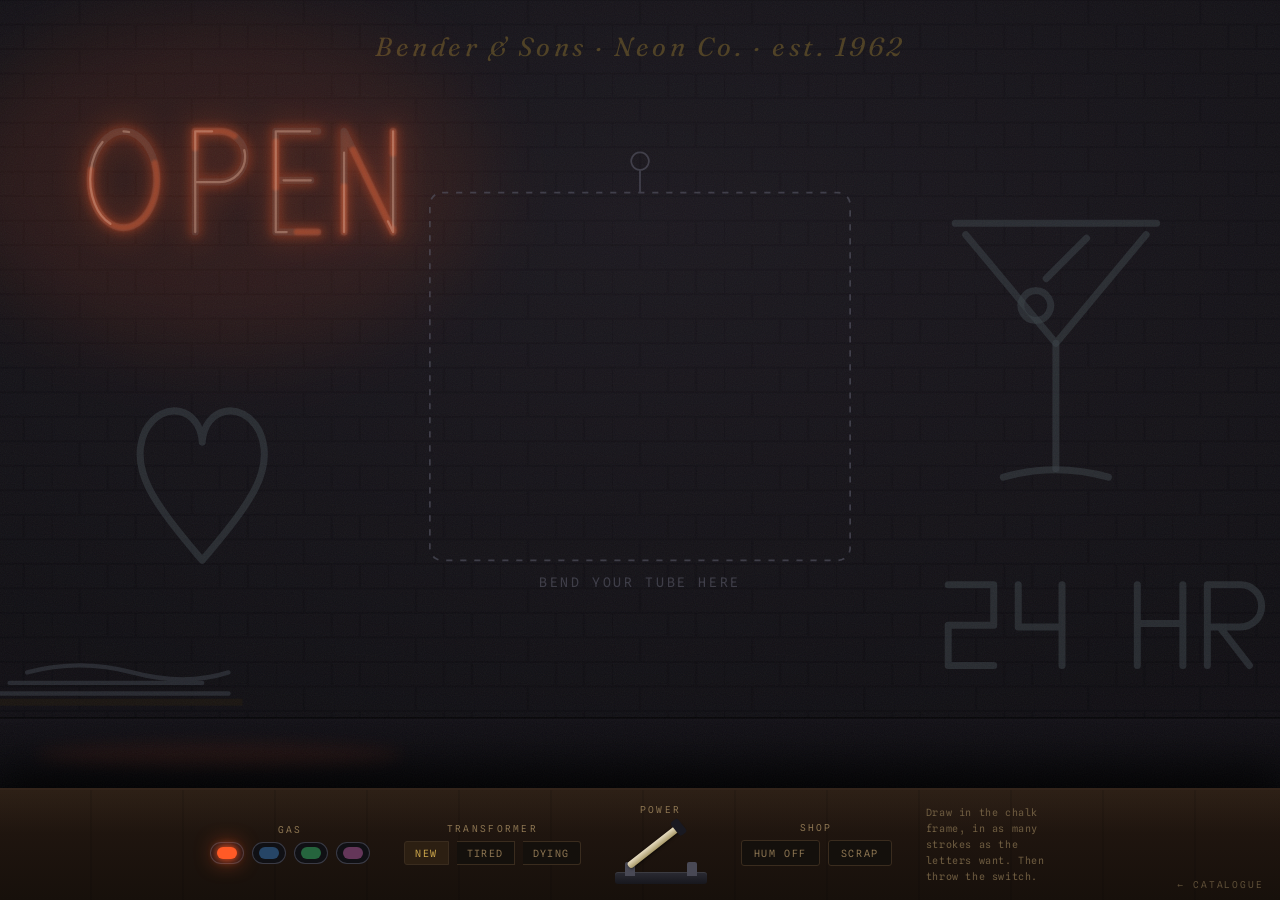
<file: exhibits/neon-after-closing/index.html>
<!doctype html>
<html lang="en">
<head>
<meta charset="utf-8" />
<meta name="viewport" content="width=device-width, initial-scale=1" />
<meta name="color-scheme" content="dark" />
<title>Neon After Closing — Frontend Exhibit</title>
<meta name="description" content="A sign shop at night. Gas tubes sputter, strike, warm to full glow, and hum. Bend your own tube on the wall and throw the knife switch." />

<link rel="preconnect" href="https://fonts.googleapis.com" />
<link rel="preconnect" href="https://fonts.gstatic.com" crossorigin />
<link href="https://fonts.googleapis.com/css2?family=Fraunces:ital,opsz,wght@1,9..144,300..600&family=Spline+Sans+Mono:wght@400;500&display=swap" rel="stylesheet" />

<style>
  :root {
    --night: #0a0a0e;
    --brick: #17151a;
    --bench-wood: #201510;
    --brass: #c8a34a;
    --brass-dim: #7a6330;
    --chalk: #6b6b78;
    --mono: "Spline Sans Mono", ui-monospace, monospace;
    --serif: "Fraunces", Georgia, serif;
  }

  * { margin: 0; box-sizing: border-box; }
  html, body { height: 100%; }

  body {
    background: var(--night);
    color: var(--chalk);
    font-family: var(--mono);
    overflow: hidden;
    user-select: none;
    -webkit-user-select: none;
  }

  .shop {
    height: 100dvh;
    display: flex;
    flex-direction: column;
  }

  /* ── The wall ─────────────────────────────────────────────── */
  .wall {
    position: relative;
    flex: 1;
    min-height: 0;
  }
  .wall svg {
    position: absolute;
    inset: 0;
    width: 100%;
    height: 100%;
    display: block;
  }

  /* Film grain, house style */
  .wall::after {
    content: "";
    position: absolute;
    inset: 0;
    z-index: 5;
    pointer-events: none;
    opacity: 0.06;
    background-image: url("data:image/svg+xml,%3Csvg xmlns='http://www.w3.org/2000/svg' width='140' height='140'%3E%3Cfilter id='n'%3E%3CfeTurbulence type='fractalNoise' baseFrequency='0.9' numOctaves='2'/%3E%3C/filter%3E%3Crect width='140' height='140' filter='url(%23n)'/%3E%3C/svg%3E");
  }

  .sign-group { cursor: pointer; }
  .sign-group .layer { pointer-events: none; }
  .sign-group .hit { pointer-events: stroke; stroke: transparent; stroke-width: 34; fill: none; }

  #bend-zone { cursor: crosshair; }

  /* ── The bench ────────────────────────────────────────────── */
  .bench {
    flex: none;
    position: relative;
    z-index: 10;
    display: flex;
    align-items: center;
    justify-content: center;
    flex-wrap: wrap;
    gap: 10px 34px;
    padding: 14px 26px 16px;
    background:
      linear-gradient(180deg, rgb(255 210 140 / 0.045), transparent 40%),
      linear-gradient(180deg, #241811, #17100b);
    border-top: 2px solid #33241a;
    box-shadow: 0 -18px 40px rgb(0 0 0 / 0.6);
  }
  .bench::before {
    content: "";
    position: absolute;
    inset: 0;
    pointer-events: none;
    opacity: 0.5;
    background-image: repeating-linear-gradient(90deg,
      transparent 0 90px, rgb(0 0 0 / 0.22) 90px 92px);
  }

  .station {
    position: relative;
    display: flex;
    flex-direction: column;
    align-items: center;
    gap: 7px;
  }
  .station > .tag {
    font-size: 9.5px;
    letter-spacing: 0.24em;
    text-transform: uppercase;
    color: #8a7350;
  }

  .row { display: flex; align-items: center; gap: 8px; }

  /* Gas swatches: stubs of lit tube */
  .gas {
    width: 34px;
    height: 22px;
    border: 0;
    border-radius: 11px;
    cursor: pointer;
    background: #101014;
    position: relative;
    box-shadow: inset 0 0 0 1px #3a3a44;
  }
  .gas::after {
    content: "";
    position: absolute;
    inset: 5px 7px;
    border-radius: 6px;
    background: var(--c);
    opacity: 0.35;
    filter: blur(0.5px);
    transition: opacity 200ms ease, box-shadow 200ms ease;
  }
  .gas[aria-pressed="true"]::after {
    opacity: 1;
    box-shadow: 0 0 10px var(--c), 0 0 22px var(--c);
  }
  .gas:focus-visible { outline: 1px solid var(--brass); outline-offset: 3px; }

  /* Transformer selector */
  .xfmr {
    font: inherit;
    font-size: 10px;
    letter-spacing: 0.14em;
    padding: 5px 10px;
    background: #14100c;
    color: #8a7350;
    border: 1px solid #3a2c1e;
    cursor: pointer;
  }
  .xfmr:first-of-type { border-radius: 3px 0 0 3px; }
  .xfmr:last-of-type { border-radius: 0 3px 3px 0; border-left: 0; }
  .xfmr:nth-of-type(2) { border-left: 0; }
  .xfmr[aria-pressed="true"] { background: #2c1f12; color: var(--brass); }
  .xfmr:focus-visible { outline: 1px solid var(--brass); outline-offset: 2px; }

  /* Knife switch */
  .knife {
    position: relative;
    width: 92px;
    height: 62px;
    border: 0;
    background: transparent;
    cursor: pointer;
  }
  .knife .base {
    position: absolute;
    inset: auto 0 0 0;
    height: 12px;
    background: linear-gradient(180deg, #2b2b33, #17171d);
    border-radius: 3px;
    box-shadow: inset 0 1px 0 rgb(255 255 255 / 0.08);
  }
  .knife .post {
    position: absolute;
    bottom: 8px;
    width: 10px;
    height: 14px;
    background: #494955;
    border-radius: 2px 2px 0 0;
  }
  .knife .post.l { left: 10px; }
  .knife .post.r { right: 10px; }
  .knife .blade {
    position: absolute;
    left: 13px;
    bottom: 16px;
    width: 66px;
    height: 7px;
    border-radius: 3px;
    background: linear-gradient(180deg, #e8ddc2, #a89968);
    transform-origin: 3px 50%;
    transform: rotate(-38deg);
    transition: transform 130ms cubic-bezier(0.5, 0, 0.9, 0.6);
    box-shadow: 0 1px 3px rgb(0 0 0 / 0.6);
  }
  .knife .blade::after {
    content: "";
    position: absolute;
    right: -2px;
    top: -5px;
    width: 9px;
    height: 17px;
    border-radius: 3px;
    background: #191921;
  }
  .knife[aria-pressed="true"] .blade { transform: rotate(0deg); }
  .knife:focus-visible { outline: 1px solid var(--brass); outline-offset: 3px; }

  .toggle, .scrap {
    font: inherit;
    font-size: 10px;
    letter-spacing: 0.16em;
    padding: 6px 12px;
    background: #14100c;
    color: #8a7350;
    border: 1px solid #3a2c1e;
    border-radius: 3px;
    cursor: pointer;
  }
  .toggle[aria-pressed="true"] { color: var(--brass); background: #2c1f12; }
  .toggle:focus-visible, .scrap:focus-visible { outline: 1px solid var(--brass); outline-offset: 2px; }
  .scrap:hover { color: #c86a4a; border-color: #5a3122; }

  .bench .hint {
    max-width: 24ch;
    font-size: 10px;
    line-height: 1.6;
    letter-spacing: 0.06em;
    color: #6e5c40;
  }

  .bench .backlink {
    position: absolute;
    right: 16px;
    bottom: 10px;
    font-size: 9.5px;
    letter-spacing: 0.2em;
    text-transform: uppercase;
    color: #5c4d36;
    text-decoration: none;
  }
  .bench .backlink:hover, .bench .backlink:focus-visible { color: var(--brass); }

  @media (max-width: 760px) {
    .bench { gap: 8px 18px; }
    .bench .hint { display: none; }
  }

  @media (prefers-reduced-motion: reduce) {
    .knife .blade { transition-duration: 1ms; }
  }
</style>
</head>
<body>

<div class="shop">
  <div class="wall" id="wall-box">
    <svg id="wall" viewBox="0 0 1600 900" preserveAspectRatio="xMidYMid slice"
         aria-label="A neon sign shop wall at night. Signs can be switched by clicking them. Draw in the chalk rectangle to bend your own tube.">
      <defs>
        <!-- brick courses -->
        <pattern id="bricks" width="128" height="56" patternUnits="userSpaceOnUse">
          <rect width="128" height="56" fill="#141217" />
          <path d="M0,0 H128 M0,28 H128 M0,56 H128 M32,0 V28 M96,28 V56 M96,0 V0"
                stroke="#0e0c11" stroke-width="2.5" />
          <path d="M64,28 V56 M0,28 V56" stroke="#0e0c11" stroke-width="2.5" />
        </pattern>
        <radialGradient id="lamp" cx="50%" cy="30%" r="75%">
          <stop offset="0%" stop-color="#241f28" />
          <stop offset="100%" stop-color="#0a0a0e" />
        </radialGradient>
        <linearGradient id="floor-g" x1="0" y1="0" x2="0" y2="1">
          <stop offset="0%" stop-color="#121016" />
          <stop offset="100%" stop-color="#07070a" />
        </linearGradient>
      </defs>

      <!-- room -->
      <rect x="0" y="0" width="1600" height="820" fill="url(#lamp)" />
      <rect x="0" y="0" width="1600" height="820" fill="url(#bricks)" opacity="0.55" />
      <rect x="0" y="820" width="1600" height="80" fill="url(#floor-g)" />
      <line x1="0" y1="820" x2="1600" y2="820" stroke="#000" stroke-width="2" opacity="0.6" />

      <!-- painted shop mark, dim gold -->
      <text x="800" y="64" text-anchor="middle" fill="#4d3f22"
            font-family="Fraunces, Georgia, serif" font-style="italic" font-size="30"
            letter-spacing="4">Bender &amp; Sons &middot; Neon Co. &middot; est. 1962</text>

      <!-- stock shelf: unlit tube blanks -->
      <g stroke="#2c2f36" stroke-width="5" stroke-linecap="round" fill="none" opacity="0.8">
        <line x1="60" y1="792" x2="330" y2="792" />
        <line x1="80" y1="780" x2="300" y2="780" />
        <path d="M100,768 q60,-16 120,0 t110,0" />
        <rect x="46" y="798" width="300" height="8" fill="#1c1610" stroke="none" />
      </g>

      <!-- glow backwash + floor pools live behind signs -->
      <g id="backwash"></g>

      <!-- chalk bend zone -->
      <g id="bend-zone-marks" opacity="0.6">
        <rect id="bend-outline" x="560" y="220" width="480" height="420" rx="14" fill="none"
              stroke="#565664" stroke-width="2" stroke-dasharray="7 9" />
        <text x="800" y="670" text-anchor="middle" fill="#565664"
              font-family="Spline Sans Mono, monospace" font-size="15" letter-spacing="3">BEND YOUR TUBE HERE</text>
        <path d="M800,220 v-26 m0,0 a10,10 0 1 1 0.1,0" fill="none" stroke="#565664" stroke-width="2" />
      </g>

      <!-- signs mount here -->
      <g id="signs"></g>

      <!-- drawing capture surface -->
      <rect id="bend-zone" x="560" y="220" width="480" height="420" fill="transparent" />
    </svg>
  </div>

  <div class="bench">
    <div class="station">
      <div class="tag">Gas</div>
      <div class="row" role="group" aria-label="Tube gas">
        <button class="gas" data-gas="neon"  style="--c:#ff5a26" aria-pressed="true"  aria-label="Neon, red orange"></button>
        <button class="gas" data-gas="argon" style="--c:#4fa8ff" aria-pressed="false" aria-label="Argon and mercury, blue"></button>
        <button class="gas" data-gas="green" style="--c:#4dff8a" aria-pressed="false" aria-label="Green phosphor"></button>
        <button class="gas" data-gas="rose"  style="--c:#ff7edb" aria-pressed="false" aria-label="Rose phosphor"></button>
      </div>
    </div>

    <div class="station">
      <div class="tag">Transformer</div>
      <div class="row" role="group" aria-label="Transformer condition">
        <button class="xfmr" data-mode="new"   aria-pressed="true">NEW</button>
        <button class="xfmr" data-mode="tired" aria-pressed="false">TIRED</button>
        <button class="xfmr" data-mode="dying" aria-pressed="false">DYING</button>
      </div>
    </div>

    <div class="station">
      <div class="tag">Power</div>
      <button class="knife" id="knife" aria-pressed="false" aria-label="Knife switch for your sign">
        <span class="base"></span><span class="post l"></span><span class="post r"></span>
        <span class="blade"></span>
      </button>
    </div>

    <div class="station">
      <div class="tag">Shop</div>
      <div class="row">
        <button class="toggle" id="hum-toggle" aria-pressed="false">HUM OFF</button>
        <button class="scrap" id="scrap">SCRAP</button>
      </div>
    </div>

    <p class="hint">Draw in the chalk frame, in as many strokes as the letters want. Then throw the switch.</p>

    <a class="backlink" href="../../" target="_top">&larr; Catalogue</a>
  </div>
</div>

<script>
(() => {
  "use strict";

  const svg = document.getElementById("wall");
  const signsRoot = document.getElementById("signs");
  const backwash = document.getElementById("backwash");
  const NS = "http://www.w3.org/2000/svg";
  const reduced = matchMedia("(prefers-reduced-motion: reduce)").matches;

  const el = (name, attrs = {}, parent) => {
    const n = document.createElementNS(NS, name);
    for (const [k, v] of Object.entries(attrs)) n.setAttribute(k, v);
    if (parent) parent.append(n);
    return n;
  };
  const rand = (a, b) => a + Math.random() * (b - a);

  /* ── Audio: the shop's electricity ──────────────────────── */
  const audio = {
    ctx: null, master: null, enabled: false,
    ensure() {
      if (this.ctx) return;
      this.ctx = new (window.AudioContext || window.webkitAudioContext)();
      this.master = this.ctx.createGain();
      this.master.gain.value = 0;
      this.master.connect(this.ctx.destination);
    },
    setEnabled(on) {
      this.enabled = on;
      if (on) { this.ensure(); this.ctx.resume(); }
      if (this.ctx) this.master.gain.setTargetAtTime(on ? 0.5 : 0, this.ctx.currentTime, 0.1);
    },
    // A transformer hum: mains fundamental plus harmonics
    makeHum() {
      this.ensure();
      const g = this.ctx.createGain();
      g.gain.value = 0;
      const flt = this.ctx.createBiquadFilter();
      flt.type = "lowpass"; flt.frequency.value = 900;
      g.connect(flt).connect(this.master);
      const parts = [[60, "sine", 1], [120, "sine", 0.55], [180, "triangle", 0.3], [240, "sawtooth", 0.1]];
      for (const [f, type, amt] of parts) {
        const o = this.ctx.createOscillator();
        o.type = type; o.frequency.value = f;
        const og = this.ctx.createGain();
        og.gain.value = amt * 0.05;
        o.connect(og).connect(g);
        o.start();
      }
      return g;
    },
    strike(strength = 1) {
      if (!this.enabled || !this.ctx) return;
      const t = this.ctx.currentTime;
      const len = 0.09;
      const buf = this.ctx.createBuffer(1, this.ctx.sampleRate * len, this.ctx.sampleRate);
      const d = buf.getChannelData(0);
      for (let i = 0; i < d.length; i++) d[i] = (Math.random() * 2 - 1) * (1 - i / d.length);
      const src = this.ctx.createBufferSource();
      src.buffer = buf;
      const bp = this.ctx.createBiquadFilter();
      bp.type = "bandpass"; bp.frequency.value = rand(2400, 5200); bp.Q.value = 1.4;
      const g = this.ctx.createGain();
      g.gain.setValueAtTime(0.5 * strength, t);
      g.gain.exponentialRampToValueAtTime(0.001, t + len);
      src.connect(bp).connect(g).connect(this.master);
      src.start(t);
    },
  };

  /* ── A neon sign: layered tube + power state machine ────── */
  const GAS = {
    neon:  { core: "#ff5a26", hot: "#ffd9c4" },
    argon: { core: "#4fa8ff", hot: "#dceeff" },
    green: { core: "#4dff8a", hot: "#d8ffe6" },
    rose:  { core: "#ff7edb", hot: "#ffe3f7" },
  };

  const signs = [];

  class NeonSign {
    constructor({ paths, color, cx, cy, poolY = 862, sway = true, hitToggle = true, label = "neon sign" }) {
      this.color = color;
      this.cx = cx; this.cy = cy;
      this.mode = "new";           // new | tired | dying
      this.state = "off";          // off | sputter | warm | on
      this.p = 0;                  // visible power 0..1
      this.stateT = 0;
      this.sputterPlan = [];
      this.nextMicro = rand(4, 9);
      this.nextBrown = rand(1.5, 4);
      this.theta = 0; this.omega = 0; this.swayOn = sway && !reduced;

      this.group = el("g", { class: "sign-group", role: hitToggle ? "button" : "img", "aria-label": label }, signsRoot);
      if (hitToggle) this.group.setAttribute("tabindex", "0");
      this.inner = el("g", {}, this.group);
      this.group.style.setProperty("--p", "0");

      // wall backwash + floor pool
      this.wash = el("ellipse", { cx, cy, rx: 300, ry: 190, fill: color.core, opacity: 0 }, backwash);
      this.wash.style.filter = "blur(46px)";
      this.pool = el("ellipse", { cx, cy: poolY, rx: 210, ry: 13, fill: color.core, opacity: 0 }, backwash);
      this.pool.style.filter = "blur(9px)";

      this.layers = { halo: [], glow: [], core: [], hot: [] };
      this.setPaths(paths);

      if (hitToggle) {
        this.group.addEventListener("click", () => { this.toggle(); this.impulse(0.035); });
        this.group.addEventListener("keydown", (e) => {
          if (e.key === "Enter" || e.key === " ") { e.preventDefault(); this.toggle(); }
        });
        this.group.addEventListener("pointerenter", () => this.impulse(0.012));
      }
      signs.push(this);
    }

    setPaths(paths) {
      this.inner.textContent = "";
      this.layers = { halo: [], glow: [], core: [], hot: [] };
      this.paths = paths;
      const mk = (d, layer, stroke, w, blur, opFactor) => {
        const p = el("path", {
          d, class: "layer", fill: "none", stroke,
          "stroke-width": w, "stroke-linecap": "round", "stroke-linejoin": "round",
        }, this.inner);
        if (blur) p.style.filter = `blur(${blur}px)`;
        p.style.opacity = `calc(var(--p, 0) * ${opFactor})`;
        this.layers[layer].push(p);
        return p;
      };
      for (const d of paths) {
        // cold glass, always faintly there
        const glass = el("path", {
          d, class: "layer", fill: "none", stroke: "#3a4046",
          "stroke-width": 8, "stroke-linecap": "round", "stroke-linejoin": "round",
        }, this.inner);
        glass.style.opacity = "0.55";
        mk(d, "halo", this.color.core, 30, 16, 0.45);
        mk(d, "glow", this.color.core, 15, 5, 0.8);
        mk(d, "core", this.color.core, 7.5, 1.4, 1);
        mk(d, "hot",  this.color.hot,  2.6, 0, 1);
      }
      // electrode caps close off each stroke
      if (this.endpoints) {
        for (const [a, b] of this.endpoints) {
          for (const q of [a, b]) {
            el("circle", {
              cx: q[0].toFixed(1), cy: q[1].toFixed(1), r: 5.5, class: "layer",
              fill: "#15181b", stroke: "#3a4046", "stroke-width": 1.5,
            }, this.inner);
          }
        }
      }
      // one transparent fat hit path per stroke keeps the click target honest
      for (const d of this.paths) el("path", { d, class: "hit" }, this.inner);
    }

    setColor(color) {
      this.color = color;
      this.layers.halo.forEach((p) => p.setAttribute("stroke", color.core));
      this.layers.glow.forEach((p) => p.setAttribute("stroke", color.core));
      this.layers.core.forEach((p) => p.setAttribute("stroke", color.core));
      this.layers.hot.forEach((p) => p.setAttribute("stroke", color.hot));
      this.wash.setAttribute("fill", color.core);
      this.pool.setAttribute("fill", color.core);
    }

    toggle() { this.state === "off" ? this.ignite() : this.shutOff(); }

    ignite() {
      if (this.state !== "off") return;
      this.wantsOn = true;
      if (reduced || this.quick) { this.state = "on"; this.stateT = 0; return; }
      this.state = "sputter";
      this.stateT = 0;
      const tries = Math.round(rand(2, 4));
      this.sputterPlan = [];
      let t = rand(0.05, 0.2);
      for (let i = 0; i < tries; i++) {
        this.sputterPlan.push({ at: t, len: rand(0.03, 0.09), p: rand(0.2, 0.55) });
        t += rand(0.12, 0.4);
      }
      this.strikeAt = t + rand(0.04, 0.12);
    }

    shutOff() { this.state = "off"; this.stateT = 0; this.wantsOn = false; this.brown = null; }

    impulse(a) { if (this.swayOn) this.omega += a * (Math.random() > 0.5 ? 1 : -1); }

    flashSegments() {
      for (const p of [...this.layers.core, ...this.layers.hot]) {
        const L = rand(40, 200);
        p.setAttribute("stroke-dasharray", `${L} ${rand(30, 160)}`);
        p.setAttribute("stroke-dashoffset", String(rand(0, 300)));
      }
      clearTimeout(this._dashT);
      this._dashT = setTimeout(() => {
        for (const p of [...this.layers.core, ...this.layers.hot]) {
          p.removeAttribute("stroke-dasharray");
          p.removeAttribute("stroke-dashoffset");
        }
      }, rand(30, 80));
    }

    update(dt) {
      this.stateT += dt;
      let target = 0;
      let humLevel = 0;

      if (this.state === "sputter") {
        target = 0;
        for (const s of this.sputterPlan) {
          if (this.stateT >= s.at && this.stateT <= s.at + s.len) {
            target = s.p;
            if (!s.flashed) { s.flashed = true; this.flashSegments(); audio.strike(0.4); }
          }
        }
        if (this.stateT >= this.strikeAt) {
          this.state = "warm"; this.stateT = 0;
          audio.strike(1);
        }
        humLevel = target * 0.6;
      } else if (this.state === "warm") {
        const k = Math.min(1, this.stateT / 1.9);
        target = 0.72 + 0.28 * k + Math.sin(this.stateT * 43) * 0.035 * (1 - k);
        humLevel = 0.5 + 0.5 * k;
        if (k >= 1) { this.state = "on"; this.stateT = 0; this.nextMicro = rand(4, 9); }
      } else if (this.state === "on") {
        target = 1 + Math.sin(this.stateT * 61) * 0.008;
        humLevel = 1;

        if (this.mode !== "new") {
          // brownouts on a tired or dying transformer
          this.nextBrown -= dt;
          if (this.nextBrown <= 0 && !this.brown) {
            const dying = this.mode === "dying";
            this.brown = { left: dying ? rand(0.12, 0.5) : rand(0.05, 0.16), depth: dying ? rand(0.1, 0.5) : rand(0.55, 0.8) };
            if (dying && Math.random() < 0.22) this.brown.kill = true;
            this.flashSegments();
          }
          if (this.brown) {
            this.brown.left -= dt;
            const stutter = Math.sin(this.stateT * 90) > 0 ? 1 : 0.35;
            target = this.brown.depth * stutter;
            humLevel = 0.4 + stutter * 0.9; // the transformer complains
            if (this.brown.left <= 0) {
              const killed = this.brown.kill;
              this.brown = null;
              this.nextBrown = this.mode === "dying" ? rand(0.9, 3.2) : rand(4, 9);
              if (killed) {
                this.state = "off"; this.p = 0;
                setTimeout(() => { if (this.wantsOn) this.ignite(); }, rand(400, 1400));
              }
            }
          }
        }
        // healthy tubes still tic occasionally
        if (!this.brown) {
          this.nextMicro -= dt;
          if (this.nextMicro <= 0) { target *= 0.86; if (this.nextMicro < -0.05) this.nextMicro = rand(4, 9); }
        }
      }

      // slew power toward target (fast up, slower decay tail)
      const rate = target > this.p ? 22 : 10;
      this.p += (target - this.p) * Math.min(1, rate * dt);
      this.group.style.setProperty("--p", this.p.toFixed(3));
      this.wash.setAttribute("opacity", (this.p * 0.34).toFixed(3));
      this.pool.setAttribute("opacity", (this.p * 0.3).toFixed(3));

      // sway
      if (this.swayOn && (Math.abs(this.theta) > 1e-4 || Math.abs(this.omega) > 1e-4)) {
        this.omega += (-9 * this.theta - 1.6 * this.omega) * dt;
        this.theta += this.omega * dt;
        this.group.setAttribute("transform",
          `rotate(${(this.theta * 57.3).toFixed(3)} ${this.cx} ${this.cy - 160})`);
      }

      // audio follow
      if (audio.enabled) {
        if (!this.hum) this.hum = audio.makeHum();
        const g = humLevel * this.p * 0.9 + (this.brown ? 0.25 : 0);
        this.hum.gain.setTargetAtTime(Math.min(1.4, g), audio.ctx.currentTime, 0.06);
      }
    }
  }

  /* ── The wall pieces ────────────────────────────────────── */

  // OPEN, red, top left
  const open = new NeonSign({
    label: "OPEN sign, red",
    color: GAS.neon, cx: 320, cy: 210,
    paths: [
      "M210,150 a38,55 0 1 0 0.1,0",
      "M292,265 V150 h28 a29,29 0 0 1 0,58 h-28",
      "M432,150 h-48 v115 h48 M384,206 h40",
      "M462,265 V150 l56,115 V150",
    ],
  });

  // heart, rose, mid left
  const heart = new NeonSign({
    label: "Heart sign, pink",
    color: GAS.rose, cx: 300, cy: 545,
    paths: [
      "M300,640 C245,575 215,535 235,492 C255,455 298,466 300,505 C302,466 345,455 365,492 C385,535 355,575 300,640",
    ],
  });

  // martini, argon blue + green olive, right
  const martini = new NeonSign({
    label: "Martini glass sign, blue with a green olive",
    color: GAS.argon, cx: 1275, cy: 380,
    paths: [
      "M1160,255 H1390",
      "M1172,268 L1275,392 L1378,268",
      "M1275,392 V535",
      "M1215,545 Q1275,528 1335,545",
    ],
  });
  // the olive is its own tiny sign so it can blink on its own clock
  const olive = new NeonSign({
    label: "Olive on a pick",
    color: GAS.green, cx: 1252, cy: 330, sway: false, hitToggle: false,
    paths: [
      "M1252,332 a17,17 0 1 0 0.1,0",
      "M1264,318 L1310,272",
    ],
  });
  olive.pool.remove(); // shares the martini's floor pool

  // 24 HR, blue, lower right, born on a dying transformer
  const hr24 = new NeonSign({
    label: "24 HR sign, ailing",
    color: GAS.argon, cx: 1300, cy: 720,
    paths: [
      "M1152,668 h52 v46 h-52 v46 h52",
      "M1232,668 v48 h50 M1282,668 v92",
      "M1368,668 v92 M1420,668 v92 M1368,712 h52",
      "M1448,760 v-92 h38 a24,24 0 0 1 0,48 h-38 M1462,716 l34,44",
    ],
  });
  hr24.mode = "dying";

  /* ── Your tube: drawing on the wall ─────────────────────── */
  const bendZone = document.getElementById("bend-zone");
  const bendMarks = document.getElementById("bend-zone-marks");
  const knife = document.getElementById("knife");

  const user = new NeonSign({
    label: "Your sign",
    color: GAS.neon, cx: 800, cy: 430, sway: false, hitToggle: false,
    paths: [],
  });
  let userStrokes = [];
  let userEnds = [];

  const pt = (e) => {
    const m = svg.getScreenCTM().inverse();
    const p = new DOMPoint(e.clientX, e.clientY).matrixTransform(m);
    return [p.x, p.y];
  };

  // Catmull-Rom through the sampled points -> cubic beziers
  function smoothPath(pts) {
    if (pts.length < 2) return null;
    if (pts.length === 2) return `M${pts[0]} L${pts[1]}`;
    let d = `M${pts[0][0].toFixed(1)},${pts[0][1].toFixed(1)}`;
    for (let i = 0; i < pts.length - 1; i++) {
      const p0 = pts[Math.max(0, i - 1)], p1 = pts[i], p2 = pts[i + 1], p3 = pts[Math.min(pts.length - 1, i + 2)];
      const c1 = [p1[0] + (p2[0] - p0[0]) / 6, p1[1] + (p2[1] - p0[1]) / 6];
      const c2 = [p2[0] - (p3[0] - p1[0]) / 6, p2[1] - (p3[1] - p1[1]) / 6];
      d += ` C${c1[0].toFixed(1)},${c1[1].toFixed(1)} ${c2[0].toFixed(1)},${c2[1].toFixed(1)} ${p2[0].toFixed(1)},${p2[1].toFixed(1)}`;
    }
    return d;
  }

  let drawing = null, livePath = null;

  bendZone.addEventListener("pointerdown", (e) => {
    if (userStrokes.length >= 14) return;
    e.preventDefault();
    bendZone.setPointerCapture(e.pointerId);
    // bending a live tube is bad practice
    if (user.state !== "off") { user.shutOff(); knife.setAttribute("aria-pressed", "false"); }
    drawing = [pt(e)];
    livePath = el("path", {
      fill: "none", stroke: "#4a525a", "stroke-width": 8,
      "stroke-linecap": "round", "stroke-linejoin": "round", opacity: "0.8",
    }, signsRoot);
  });

  bendZone.addEventListener("pointermove", (e) => {
    if (!drawing) return;
    const p = pt(e);
    const last = drawing[drawing.length - 1];
    if (Math.hypot(p[0] - last[0], p[1] - last[1]) < 5) return;
    drawing.push(p);
    livePath.setAttribute("d", `M${drawing.map((q) => q.map((v) => v.toFixed(1)).join(",")).join(" L")}`);
  });

  function endStroke() {
    if (!drawing) return;
    const d = smoothPath(drawing);
    livePath.remove();
    livePath = null;
    if (d && drawing.length > 2) {
      userStrokes.push(d);
      userEnds.push([drawing[0], drawing[drawing.length - 1]]);
      user.endpoints = userEnds;
      user.setPaths(userStrokes);
      bendMarks.style.opacity = "0.14";
    }
    drawing = null;
  }
  bendZone.addEventListener("pointerup", endStroke);
  bendZone.addEventListener("pointercancel", endStroke);

  /* ── Bench wiring ───────────────────────────────────────── */
  knife.addEventListener("click", () => {
    const on = knife.getAttribute("aria-pressed") !== "true";
    knife.setAttribute("aria-pressed", String(on));
    if (on) {
      if (userStrokes.length) user.ignite();
    } else user.shutOff();
  });

  document.querySelectorAll(".gas").forEach((btn) =>
    btn.addEventListener("click", () => {
      document.querySelectorAll(".gas").forEach((b) => b.setAttribute("aria-pressed", "false"));
      btn.setAttribute("aria-pressed", "true");
      user.setColor(GAS[btn.dataset.gas]);
    }));

  document.querySelectorAll(".xfmr").forEach((btn) =>
    btn.addEventListener("click", () => {
      document.querySelectorAll(".xfmr").forEach((b) => b.setAttribute("aria-pressed", "false"));
      btn.setAttribute("aria-pressed", "true");
      user.mode = btn.dataset.mode;
    }));

  document.getElementById("scrap").addEventListener("click", () => {
    userStrokes = [];
    userEnds = [];
    user.endpoints = [];
    user.shutOff();
    user.setPaths([]);
    knife.setAttribute("aria-pressed", "false");
    bendMarks.style.opacity = "0.6";
  });

  const humToggle = document.getElementById("hum-toggle");
  humToggle.addEventListener("click", () => {
    const on = humToggle.getAttribute("aria-pressed") !== "true";
    humToggle.setAttribute("aria-pressed", String(on));
    humToggle.textContent = on ? "HUM ON" : "HUM OFF";
    audio.setEnabled(on);
  });

  /* ── Shop clock ─────────────────────────────────────────── */
  let last = null;
  let oliveClock = 0;

  function frame(now) {
    requestAnimationFrame(frame);
    if (last === null) last = now;
    const dt = Math.min(0.05, (now - last) / 1000);
    last = now;

    for (const s of signs) s.update(dt);

    // the olive blinks on the martini's rhythm
    oliveClock += dt;
    if (martini.state === "on") {
      if (oliveClock > 1.5) {
        oliveClock = 0;
        if (olive.state === "off") { olive.ignite(); olive.quick = true; }
        else olive.shutOff();
      }
    } else if (olive.state !== "off") olive.shutOff();
  }
  requestAnimationFrame(frame);

  /* ── Opening night: the shop lights itself ──────────────── */
  setTimeout(() => open.ignite(), 500);
  setTimeout(() => martini.ignite(), 1700);
  setTimeout(() => heart.ignite(), 3100);
  setTimeout(() => hr24.ignite(), 4200);
})();
</script>
</body>
</html>
</file>
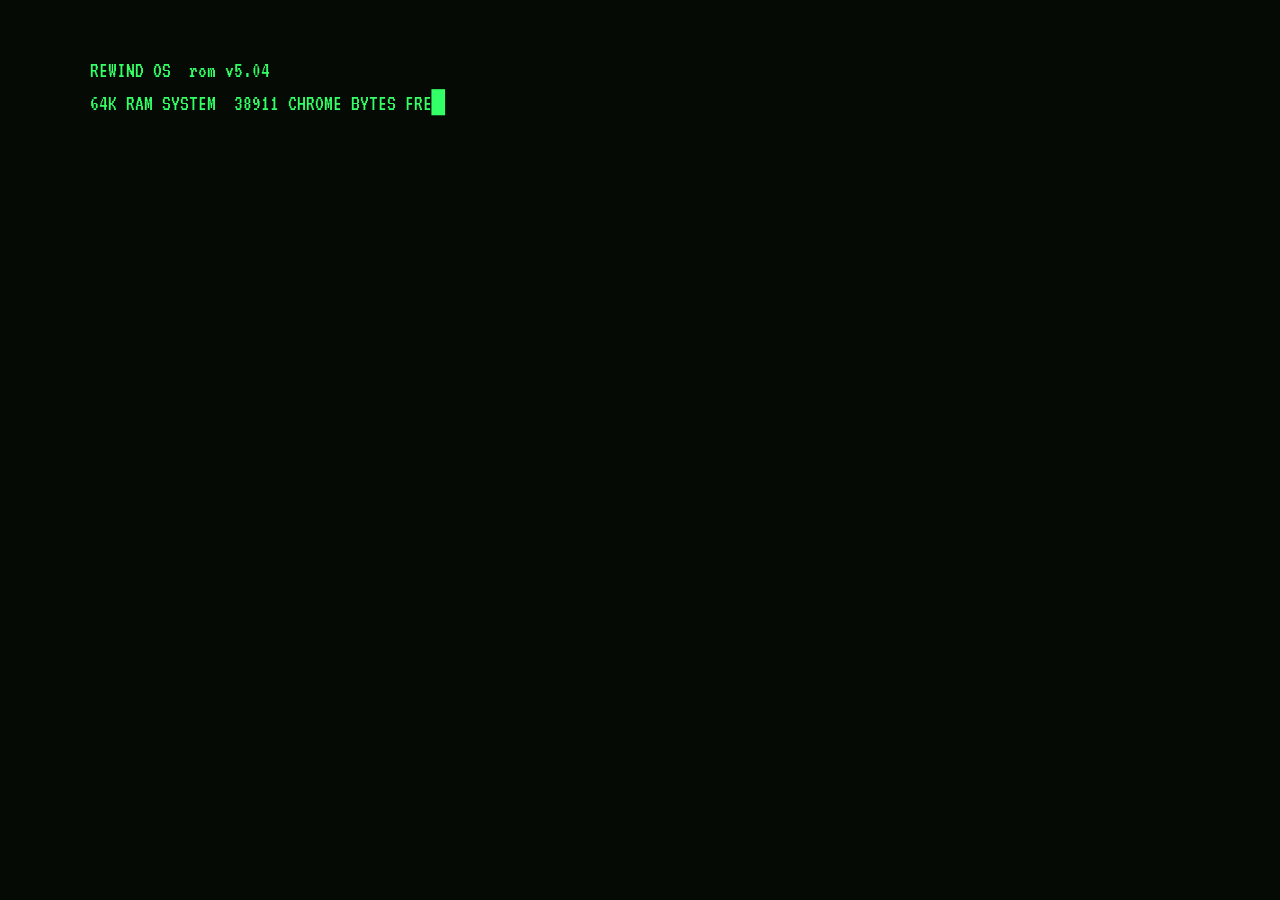
<file: exhibits/rewind-os/index.html>
<!DOCTYPE html>
<html lang="en">
<head>
<meta charset="UTF-8">
<meta name="viewport" content="width=device-width, initial-scale=1.0">
<title>Rewind OS</title>
<meta name="description" content="A working desktop whose entire design system time-travels through five eras of interface history.">
<link rel="icon" href="data:image/svg+xml,<svg xmlns='http://www.w3.org/2000/svg' viewBox='0 0 16 16'><rect width='16' height='16' fill='%23050a04'/><rect x='3' y='7' width='10' height='2' fill='%2333ff66'/><rect x='7' y='3' width='2' height='10' fill='%2333ff66'/></svg>">
<link rel="preconnect" href="https://fonts.googleapis.com">
<link rel="preconnect" href="https://fonts.gstatic.com" crossorigin>
<link href="https://fonts.googleapis.com/css2?family=VT323&family=DotGothic16&family=Silkscreen:wght@400;700&display=swap" rel="stylesheet">
<style>
/* ================================================================
   REWIND OS
   One machine, five decades of chrome.
   Era skins are driven entirely by [data-era] on <body>.
   ================================================================ */

* { margin: 0; padding: 0; box-sizing: border-box; }

:root {
  --bar-h: 28px;
  --dock-h: 64px;
  --ease-snap: cubic-bezier(.2, .9, .25, 1);
  --ease-pop: cubic-bezier(.34, 1.56, .64, 1);
}

html, body { height: 100%; overflow: hidden; }

body {
  font-size: 14px;
  -webkit-font-smoothing: antialiased;
  user-select: none;
  background: var(--desk);
  color: var(--ink);
  font-family: var(--font-body);
  transition: background .18s linear;
}

button { font: inherit; color: inherit; background: none; border: none; cursor: pointer; }
canvas { display: block; }

/* ----------------------------------------------------------------
   ERA TOKENS
   ---------------------------------------------------------------- */

body[data-era="1977"] {
  --desk: #050a04;
  --ink: #33ff66;
  --ink-dim: #1d9940;
  --win-bg: #050a04;
  --win-edge: #33ff66;
  --title-bg: #050a04;
  --title-ink: #33ff66;
  --accent: #33ff66;
  --font-body: "VT323", monospace;
  --font-title: "VT323", monospace;
  --font-ui: "VT323", monospace;
  --radius: 0px;
  --win-shadow: 0 0 24px rgba(51, 255, 102, .18);
  --icon-ink: #33ff66;
  font-size: 19px;
}

body[data-era="1984"] {
  --desk: #9a9a9a;
  --ink: #000;
  --ink-dim: #444;
  --win-bg: #fff;
  --win-edge: #000;
  --title-bg: #fff;
  --title-ink: #000;
  --accent: #000;
  --font-body: "DotGothic16", monospace;
  --font-title: "Silkscreen", monospace;
  --font-ui: "DotGothic16", monospace;
  --radius: 0px;
  --win-shadow: 2px 2px 0 #000;
  --icon-ink: #000;
  font-size: 13px;
}

body[data-era="1992"] {
  --desk: #007f7f;
  --ink: #000;
  --ink-dim: #3a3a3a;
  --win-bg: #c0c0c0;
  --win-edge: #000;
  --title-bg: linear-gradient(90deg, #000080, #1084d0);
  --title-ink: #fff;
  --accent: #000080;
  --font-body: Tahoma, "MS Sans Serif", Geneva, sans-serif;
  --font-title: Tahoma, "MS Sans Serif", Geneva, sans-serif;
  --font-ui: Tahoma, "MS Sans Serif", Geneva, sans-serif;
  --radius: 0px;
  --win-shadow: 3px 3px 0 rgba(0, 0, 0, .35);
  --icon-ink: #fff;
  font-size: 12px;
}

body[data-era="2004"] {
  --desk: radial-gradient(120% 90% at 30% 0%, #7fb8e6 0%, #2f6fb2 45%, #123a6b 100%);
  --ink: #1a1a1a;
  --ink-dim: #555;
  --win-bg: repeating-linear-gradient(180deg, #f2f2f2 0 2px, #e9e9e9 2px 4px);
  --win-edge: rgba(0, 0, 0, .35);
  --title-bg: linear-gradient(180deg, #fdfdfd 0%, #d2d2d2 48%, #bfbfbf 52%, #d9d9d9 100%);
  --title-ink: #333;
  --accent: #2c6fd6;
  --font-body: "Lucida Grande", "Lucida Sans Unicode", "Trebuchet MS", sans-serif;
  --font-title: "Lucida Grande", "Lucida Sans Unicode", "Trebuchet MS", sans-serif;
  --font-ui: "Lucida Grande", "Lucida Sans Unicode", "Trebuchet MS", sans-serif;
  --radius: 8px;
  --win-shadow: 0 14px 34px rgba(0, 10, 30, .5);
  --icon-ink: #fff;
  font-size: 12.5px;
}

body[data-era="2013"] {
  --desk: linear-gradient(135deg, #3d3f8f 0%, #24255c 100%);
  --ink: #26262e;
  --ink-dim: #7a7a86;
  --win-bg: #ffffff;
  --win-edge: transparent;
  --title-bg: #ffffff;
  --title-ink: #26262e;
  --accent: #e8483f;
  --font-body: "Segoe UI", "Helvetica Neue", Helvetica, Arial, sans-serif;
  --font-title: "Segoe UI", "Helvetica Neue", Helvetica, Arial, sans-serif;
  --font-ui: "Segoe UI", "Helvetica Neue", Helvetica, Arial, sans-serif;
  --radius: 2px;
  --win-shadow: 0 18px 44px rgba(10, 10, 30, .35);
  --icon-ink: #fff;
  font-size: 13.5px;
}

/* ----------------------------------------------------------------
   DESKTOP + WALLPAPER TEXTURE
   ---------------------------------------------------------------- */

#desktop {
  position: fixed;
  inset: var(--bar-h) 0 var(--dock-h) 0;
  overflow: hidden;
}

/* 1984 desktop dither */
body[data-era="1984"] #desktop::before {
  content: "";
  position: absolute; inset: 0;
  background-image: url('data:image/svg+xml,<svg xmlns="http://www.w3.org/2000/svg" width="4" height="4"><rect width="4" height="4" fill="%23bdbdbd"/><rect width="1" height="1" fill="%23000"/><rect x="2" y="2" width="1" height="1" fill="%23000"/></svg>');
  image-rendering: pixelated;
}

/* 1977 grid ghost */
body[data-era="1977"] #desktop::before {
  content: "";
  position: absolute; inset: 0;
  background:
    linear-gradient(rgba(51,255,102,.05) 1px, transparent 1px) 0 0 / 100% 28px,
    radial-gradient(80% 60% at 50% 40%, rgba(51,255,102,.06), transparent 70%);
}

/* 2004 aurora: two soft light blobs drifting behind the windows */
body[data-era="2004"] #desktop::before,
body[data-era="2004"] #desktop::after {
  content: "";
  position: absolute;
  width: 60vmax; height: 60vmax;
  border-radius: 50%;
  filter: blur(60px);
  pointer-events: none;
}
body[data-era="2004"] #desktop::before {
  background: radial-gradient(circle, rgba(160, 215, 255, .35), transparent 65%);
  top: -20vmax; left: -10vmax;
  animation: drift-a 26s ease-in-out infinite alternate;
}
body[data-era="2004"] #desktop::after {
  background: radial-gradient(circle, rgba(40, 110, 200, .4), transparent 65%);
  bottom: -25vmax; right: -12vmax;
  animation: drift-b 34s ease-in-out infinite alternate;
}
@keyframes drift-a { to { transform: translate(12vmax, 8vmax) scale(1.15); } }
@keyframes drift-b { to { transform: translate(-10vmax, -9vmax) scale(.9); } }

/* Era cursors */
body[data-era="1977"] {
  cursor: url('data:image/svg+xml,<svg xmlns="http://www.w3.org/2000/svg" width="12" height="18"><rect width="10" height="16" x="1" y="1" fill="%2333ff66"/></svg>') 5 8, text;
}
body[data-era="1984"], body[data-era="1992"] {
  cursor: url('data:image/svg+xml,<svg xmlns="http://www.w3.org/2000/svg" width="18" height="24"><path d="M2 1v18l4.5-4.5L9 21l3-1.5-2.5-6H16z" fill="%23fff" stroke="%23000" stroke-width="1.4"/></svg>') 2 1, default;
}

/* 1977 phosphor glow + slow flicker */
body[data-era="1977"] #stage { text-shadow: 0 0 6px rgba(51, 255, 102, .55); }
body[data-era="1977"] #crt { animation: flicker 4.2s linear infinite; }
@keyframes flicker {
  0%, 100% { opacity: 1; }
  92% { opacity: 1; }
  93% { opacity: .82; }
  94% { opacity: 1; }
  97% { opacity: .9; }
  98% { opacity: 1; }
}

/* Sequencer head pulse */
.step { transition: transform .08s var(--ease-snap); }
.step.head { transform: scale(1.28); }

@media (prefers-reduced-motion: reduce) {
  body[data-era="2004"] #desktop::before,
  body[data-era="2004"] #desktop::after,
  body[data-era="1977"] #crt { animation: none; }
  .step { transition: none; }
  .step.head { transform: none; }
}

/* ----------------------------------------------------------------
   MENU BAR
   ---------------------------------------------------------------- */

#menubar {
  position: fixed;
  top: 0; left: 0; right: 0;
  height: var(--bar-h);
  display: flex;
  align-items: center;
  gap: 14px;
  padding: 0 12px;
  z-index: 5000;
  font-family: var(--font-ui);
  background: var(--win-bg);
  color: var(--ink);
  border-bottom: 1px solid var(--win-edge);
}

#menubar .brand { font-family: var(--font-title); font-weight: 700; letter-spacing: .04em; }
#menubar .era-label { color: var(--ink-dim); }
#menubar .spacer { flex: 1; }
#menubar button, #menubar a {
  color: inherit; text-decoration: none;
  padding: 2px 8px;
  border-radius: var(--radius);
}
#menubar button:hover, #menubar a:hover { background: var(--accent); color: var(--win-bg); }
#menubar button:focus-visible, #menubar a:focus-visible { outline: 2px solid var(--accent); outline-offset: 1px; }

body[data-era="1992"] #menubar {
  background: #c0c0c0;
  border-bottom: 2px solid #808080;
  box-shadow: inset 0 1px 0 #fff;
}
body[data-era="2004"] #menubar {
  background: linear-gradient(180deg, #fcfcfc, #d8d8d8);
  border-bottom: 1px solid rgba(0,0,0,.3);
}
body[data-era="2013"] #menubar {
  background: #1d1e46;
  color: #fff;
  border-bottom: none;
}
body[data-era="1977"] #menubar {
  background: #050a04;
  border-bottom: 1px solid var(--ink-dim);
}

/* ----------------------------------------------------------------
   WINDOWS
   ---------------------------------------------------------------- */

.window {
  position: absolute;
  min-width: 220px;
  max-width: calc(100vw - 20px);
  background: var(--win-bg);
  color: var(--ink);
  border-radius: var(--radius);
  box-shadow: var(--win-shadow);
  display: flex;
  flex-direction: column;
  touch-action: none;
}

.window[hidden] { display: none; }

.titlebar {
  display: flex;
  align-items: center;
  gap: 8px;
  height: 26px;
  padding: 0 8px;
  flex: none;
  cursor: grab;
  font-family: var(--font-title);
  background: var(--title-bg);
  color: var(--title-ink);
  border-radius: var(--radius) var(--radius) 0 0;
}
.titlebar:active { cursor: grabbing; }
.titlebar .title { flex: 1; white-space: nowrap; overflow: hidden; text-overflow: ellipsis; }

.win-body {
  padding: 12px;
  overflow: auto;
  font-family: var(--font-body);
  line-height: 1.45;
}
.window.shaded .win-body { display: none; }

.tb-btn {
  width: 16px; height: 16px;
  flex: none;
  display: grid;
  place-items: center;
  font-size: 11px;
  line-height: 1;
}
.tb-btn:focus-visible { outline: 2px solid var(--accent); }

/* --- 1977: double-ruled ASCII boxes --- */
body[data-era="1977"] .window {
  border: 1px solid var(--ink);
  outline: 1px solid var(--ink-dim);
  outline-offset: 3px;
}
body[data-era="1977"] .titlebar {
  border-bottom: 1px solid var(--ink);
  text-transform: uppercase;
  letter-spacing: .12em;
}
body[data-era="1977"] .titlebar .title::before { content: ">> "; }
body[data-era="1977"] .tb-btn { border: 1px solid var(--ink); }
body[data-era="1977"] .tb-btn:hover { background: var(--ink); color: var(--desk); }

/* --- 1984: stripes and a close box --- */
body[data-era="1984"] .window { border: 1px solid #000; box-shadow: 2px 2px 0 #000; }
body[data-era="1984"] .titlebar {
  border-bottom: 1px solid #000;
  background:
    repeating-linear-gradient(180deg, #000 0 1px, #fff 1px 3px) 0 50% / 100% 13px no-repeat,
    #fff;
}
body[data-era="1984"] .titlebar .title {
  flex: none;
  margin: 0 auto;
  background: #fff;
  padding: 0 8px;
  font-size: 11px;
}
body[data-era="1984"] .tb-btn {
  order: -1;
  background: #fff;
  border: 1px solid #000;
  color: transparent;
}
body[data-era="1984"] .tb-btn:hover { background: #000; }
body[data-era="1984"] .tb-btn[data-act="shade"] { display: none; }

/* --- 1992: chiseled bevels --- */
body[data-era="1992"] .window {
  border: 2px solid;
  border-color: #fff #404040 #404040 #fff;
  background: #c0c0c0;
  padding: 2px;
}
body[data-era="1992"] .titlebar {
  height: 22px;
  padding: 0 4px 0 8px;
  font-weight: 700;
  font-size: 11px;
}
body[data-era="1992"] .tb-btn {
  width: 18px; height: 16px;
  background: #c0c0c0;
  color: #000;
  border: 1px solid;
  border-color: #fff #404040 #404040 #fff;
  box-shadow: 1px 1px 0 #000;
  font-weight: 700;
}
body[data-era="1992"] .tb-btn:active { border-color: #404040 #fff #fff #404040; box-shadow: none; }
body[data-era="1992"] .win-body { border: 1px solid; border-color: #808080 #fff #fff #808080; margin-top: 2px; background: #c0c0c0; }

/* --- 2004: gloss, gel, pinstripes --- */
body[data-era="2004"] .window { border: 1px solid var(--win-edge); }
body[data-era="2004"] .titlebar { height: 24px; text-shadow: 0 1px 0 rgba(255,255,255,.7); font-size: 12px; }
body[data-era="2004"] .titlebar .title { text-align: center; }
body[data-era="2004"] .tb-btn {
  width: 13px; height: 13px;
  border-radius: 50%;
  color: transparent;
  border: 1px solid rgba(0,0,0,.25);
  background: radial-gradient(circle at 35% 30%, #fff8, transparent 55%), var(--gel, #ccc);
  box-shadow: inset 0 -2px 3px rgba(0,0,0,.15);
}
body[data-era="2004"] .tb-btn[data-act="close"] { --gel: #f5554a; order: -3; }
body[data-era="2004"] .tb-btn[data-act="shade"] { --gel: #f6b83f; order: -2; }
body[data-era="2004"] .tb-btn:hover { filter: brightness(1.12); }

/* --- 2013: bare surfaces --- */
body[data-era="2013"] .window { overflow: hidden; }
body[data-era="2013"] .titlebar {
  height: 34px;
  border-bottom: 1px solid #ececf0;
  font-weight: 600;
  font-size: 13px;
  letter-spacing: .01em;
}
body[data-era="2013"] .titlebar::before {
  content: "";
  width: 8px; height: 8px;
  background: var(--tab, var(--accent));
  flex: none;
}
body[data-era="2013"] .tb-btn { width: 26px; height: 26px; color: #9a9aa4; order: 2; }
body[data-era="2013"] .titlebar .title { order: 1; }
body[data-era="2013"] .tb-btn:hover { background: var(--accent); color: #fff; }

/* ----------------------------------------------------------------
   DESKTOP ICONS
   ---------------------------------------------------------------- */

#icons {
  position: absolute;
  top: 16px; left: 14px;
  display: flex;
  flex-direction: column;
  gap: 16px;
  z-index: 10;
}

.icon {
  display: flex;
  flex-direction: column;
  align-items: center;
  gap: 5px;
  width: 74px;
  color: var(--icon-ink);
  font-family: var(--font-ui);
  font-size: 11px;
  text-align: center;
}
.icon .glyph {
  width: 40px; height: 40px;
  display: grid;
  place-items: center;
}
.icon svg { width: 34px; height: 34px; stroke: currentColor; fill: none; stroke-width: 1.6; }
.icon:hover .label, .icon:focus-visible .label { background: var(--accent); color: var(--win-bg); }
.icon:focus-visible { outline: 2px dotted currentColor; outline-offset: 2px; }
.icon .label { padding: 1px 5px; }

body[data-era="1977"] .icon .label { text-transform: uppercase; letter-spacing: .08em; }
body[data-era="1984"] .icon { color: #000; }
body[data-era="1984"] .icon .label { background: var(--desk); }
body[data-era="1984"] .icon:hover .label { background: #000; color: #fff; }
body[data-era="2013"] .icon .glyph { background: rgba(255,255,255,.08); width: 52px; height: 52px; }

/* ----------------------------------------------------------------
   TIMELINE DOCK  (the signature control)
   ---------------------------------------------------------------- */

#dock {
  position: fixed;
  left: 0; right: 0; bottom: 0;
  height: var(--dock-h);
  z-index: 5000;
  display: flex;
  align-items: center;
  justify-content: center;
  font-family: var(--font-ui);
  background: var(--win-bg);
  color: var(--ink);
  border-top: 1px solid var(--win-edge);
}
body[data-era="1992"] #dock { background: #c0c0c0; border-top: 2px solid #fff; }
body[data-era="2004"] #dock { background: linear-gradient(180deg, #e9e9e9, #cfcfcf); border-top: 1px solid rgba(0,0,0,.3); }
body[data-era="2013"] #dock { background: #1d1e46; color: #fff; border-top: none; }
body[data-era="1977"] #dock { background: #050a04; border-top: 1px solid var(--ink-dim); }

#timeline {
  position: relative;
  width: min(560px, 86vw);
  height: 100%;
  display: flex;
  align-items: center;
}
#timeline .track {
  position: absolute;
  left: 0; right: 0;
  top: 36%;
  height: 2px;
  background: currentColor;
  opacity: .35;
}
.stop {
  position: absolute;
  top: 0; bottom: 0;
  width: 64px;
  margin-left: -32px;
  display: flex;
  flex-direction: column;
  align-items: center;
  justify-content: flex-end;
  padding-bottom: 9px;
  font-size: 10px;
  color: inherit;
  opacity: .55;
}
.stop .tick {
  position: absolute;
  top: 36%;
  width: 2px; height: 10px;
  margin-top: -5px;
  background: currentColor;
}
.stop.active { opacity: 1; font-weight: 700; }
.stop:hover { opacity: .9; }
.stop:focus-visible { outline: 2px solid var(--accent); outline-offset: -4px; }

#thumb {
  position: absolute;
  top: 36%;
  width: 18px; height: 18px;
  margin: -9px 0 0 -9px;
  background: var(--accent);
  cursor: grab;
  z-index: 2;
  transition: left .35s var(--ease-snap);
}
#thumb:active { cursor: grabbing; }
#thumb:focus-visible { outline: 2px solid var(--ink); outline-offset: 2px; }
body[data-era="1977"] #thumb { background: var(--ink); box-shadow: 0 0 12px var(--ink); }
body[data-era="2004"] #thumb { border-radius: 50%; background: radial-gradient(circle at 35% 30%, #fff9, transparent 55%), var(--accent); box-shadow: 0 2px 5px rgba(0,0,0,.4); }
body[data-era="2013"] #thumb { border-radius: 0; }
body[data-era="1992"] #thumb { border: 2px solid; border-color: #fff #404040 #404040 #fff; background: #c0c0c0; }

/* ----------------------------------------------------------------
   APP INTERNALS
   ---------------------------------------------------------------- */

.about-copy p + p { margin-top: .8em; }
.about-copy .sig { color: var(--ink-dim); margin-top: 1em; }
.about-copy a { color: var(--accent); }

/* Paint */
#paint-canvas {
  background: #fff;
  border: 1px solid var(--win-edge);
  cursor: crosshair;
  image-rendering: pixelated;
  width: 100%;
}
body[data-era="1977"] #paint-canvas { background: #050a04; border-color: var(--ink-dim); }
.paint-tools { display: flex; gap: 6px; margin-top: 8px; flex-wrap: wrap; align-items: center; }
.swatch {
  width: 20px; height: 20px;
  border: 1px solid var(--win-edge);
  flex: none;
}
.swatch.active { outline: 2px solid var(--accent); outline-offset: 1px; }
.paint-tools .push { margin-left: auto; }
.ui-btn {
  font-family: var(--font-ui);
  padding: 3px 10px;
  border: 1px solid var(--ink);
  border-radius: var(--radius);
}
.ui-btn:hover { background: var(--accent); color: var(--win-bg); border-color: var(--accent); }
.ui-btn:focus-visible { outline: 2px solid var(--accent); outline-offset: 1px; }
body[data-era="1992"] .ui-btn {
  background: #c0c0c0;
  border: 2px solid;
  border-color: #fff #404040 #404040 #fff;
}
body[data-era="1992"] .ui-btn:hover { background: #c0c0c0; color: #000; }
body[data-era="1992"] .ui-btn:active { border-color: #404040 #fff #fff #404040; }
body[data-era="2004"] .ui-btn {
  border-radius: 12px;
  border: 1px solid rgba(0,0,0,.3);
  background: linear-gradient(180deg, #fff, #d5d5d5);
  box-shadow: 0 1px 2px rgba(0,0,0,.2);
}
body[data-era="2013"] .ui-btn { border: none; background: var(--accent); color: #fff; }

/* Player */
.player { display: flex; flex-direction: column; gap: 10px; }
.steps { display: grid; grid-template-columns: repeat(16, 1fr); gap: 3px; }
.step {
  aspect-ratio: 1;
  border: 1px solid var(--ink-dim);
  border-radius: var(--radius);
}
.step.on { background: var(--accent); border-color: var(--accent); }
.step.head { box-shadow: 0 0 0 2px var(--ink); }
.player-row { display: flex; align-items: center; gap: 10px; }
.player-row .readout { font-family: var(--font-ui); color: var(--ink-dim); }

/* Clock */
.clockface { display: flex; align-items: center; gap: 14px; }
.digital { font-family: var(--font-title); font-size: 1.6em; letter-spacing: .05em; }

/* ----------------------------------------------------------------
   CRT OVERLAY + TRANSITIONS
   ---------------------------------------------------------------- */

#crt {
  position: fixed;
  inset: 0;
  z-index: 9000;
  pointer-events: none;
  opacity: 0;
}
body[data-era="1977"] #crt {
  opacity: 1;
  background:
    repeating-linear-gradient(0deg, rgba(0,0,0,.22) 0 1px, transparent 1px 3px),
    radial-gradient(120% 100% at 50% 50%, transparent 55%, rgba(0,0,0,.55) 100%);
}
body[data-era="1984"] #crt {
  opacity: 1;
  background: radial-gradient(130% 110% at 50% 50%, transparent 70%, rgba(0,0,0,.25) 100%);
}

#warp {
  position: fixed;
  inset: 0;
  z-index: 9500;
  pointer-events: none;
  background: #000;
  opacity: 0;
}
#warp .beam {
  position: absolute;
  left: 0; right: 0;
  top: 50%;
  height: 2px;
  margin-top: -1px;
  background: #fff;
  box-shadow: 0 0 18px 4px rgba(255,255,255,.9);
  opacity: 0;
}

/* CRT power cycle: the screen content collapses to a horizontal beam,
   the era swaps behind the black, then the beam reopens. */
#stage { position: fixed; inset: 0; }
body.tube-off #stage {
  animation: tube-off .22s var(--ease-snap) forwards;
}
body.tube-on #stage {
  animation: tube-on .3s var(--ease-snap);
}
@keyframes tube-off {
  0%   { transform: scaleY(1);   filter: brightness(1); }
  70%  { transform: scaleY(.012); filter: brightness(2.4); }
  100% { transform: scaleY(.002); filter: brightness(3); }
}
@keyframes tube-on {
  0%   { transform: scaleY(.002) scaleX(.7); filter: brightness(3); }
  55%  { transform: scaleY(.35) scaleX(1.02); filter: brightness(1.6); }
  100% { transform: scaleY(1); filter: brightness(1); }
}

/* Window enter/exit choreography */
.window.opening { animation: win-in .26s var(--ease-pop); }
.window.closing { animation: win-out .18s var(--ease-snap) forwards; }
@keyframes win-in  { from { transform: scale(.86); opacity: 0; } }
@keyframes win-out { to   { transform: scale(.88); opacity: 0; } }

/* 1977 boots windows like printouts, 1984 like zoom rects */
body[data-era="1977"] .window.opening { animation: win-wipe .3s steps(6); }
@keyframes win-wipe { from { clip-path: inset(0 0 100% 0); } to { clip-path: inset(0); } }

.zoomrect {
  position: fixed;
  border: 1px dotted var(--ink);
  pointer-events: none;
  z-index: 8000;
}

/* Windowshade: measured height animation, applied inline by JS */
.window .win-body { transform-origin: top; }

@media (prefers-reduced-motion: reduce) {
  body.tube-off #stage, body.tube-on #stage,
  .window.opening, .window.closing { animation: none; }
}

#boot {
  position: fixed;
  inset: 0;
  z-index: 9800;
  background: #050a04;
  color: #33ff66;
  font-family: "VT323", monospace;
  font-size: clamp(16px, 2.4vw, 22px);
  padding: 6vh 7vw;
  white-space: pre-wrap;
  line-height: 1.5;
}
#boot.done { display: none; }
#boot::after { content: "█"; animation: blink 1s steps(1) infinite; }
@keyframes blink { 50% { opacity: 0; } }

@media (prefers-reduced-motion: reduce) {
  #thumb { transition: none; }
}

@media (max-width: 640px) {
  #icons { flex-direction: row; flex-wrap: wrap; top: auto; bottom: 10px; }
  .stop { font-size: 9px; width: 48px; margin-left: -24px; }
  #menubar .era-label { display: none; }
}
</style>
</head>
<body data-era="1992">

<div id="stage">

<header id="menubar">
  <span class="brand">Rewind OS</span>
  <span class="era-label" id="era-label"></span>
  <span class="spacer"></span>
  <button id="mute" aria-pressed="false" aria-label="Toggle sound">SND ON</button>
  <span id="bar-clock" aria-hidden="true"></span>
  <a href="../../index.html" target="_top">Catalogue</a>
</header>

<main id="desktop">
  <nav id="icons" aria-label="Desktop icons"></nav>

  <article class="window" id="win-about" data-app="about" style="width: 380px;" aria-label="Read Me window">
    <header class="titlebar">
      <button class="tb-btn" data-act="close" aria-label="Close">×</button>
      <button class="tb-btn" data-act="shade" aria-label="Collapse">–</button>
      <span class="title">Read Me</span>
    </header>
    <div class="win-body about-copy">
      <p>This machine is a museum piece that still runs. Every window you are looking at exists in five parallel decades at once: the phosphor terminal of 1977, the one-bit desktop of 1984, the beveled grey of 1992, the wet gloss of 2004, and the flat quiet of 2013.</p>
      <p>Drag the timeline below (or press the arrow keys) and the whole operating system re-dresses itself. Nothing else changes. The paint stays painted, the song keeps its notes, the clock keeps its time. Only the chrome travels.</p>
      <p>Windows drag by their title bars. Double-click a title bar to roll the window up like a shade. Icons on the left reopen anything you close.</p>
      <p class="sig">Exhibit 004, Frontend Exhibit. Built by hand, no frameworks. <a href="https://github.com/TMHSDigital/Frontend-Exhibit" target="_blank" rel="noopener">Source</a>.</p>
    </div>
  </article>

  <article class="window" id="win-paint" data-app="paint" style="width: 300px;" aria-label="Paint window">
    <header class="titlebar">
      <button class="tb-btn" data-act="close" aria-label="Close">×</button>
      <button class="tb-btn" data-act="shade" aria-label="Collapse">–</button>
      <span class="title">Paint</span>
    </header>
    <div class="win-body">
      <canvas id="paint-canvas" width="264" height="176"></canvas>
      <div class="paint-tools" id="paint-tools"></div>
    </div>
  </article>

  <article class="window" id="win-player" data-app="player" style="width: 340px;" aria-label="Player window">
    <header class="titlebar">
      <button class="tb-btn" data-act="close" aria-label="Close">×</button>
      <button class="tb-btn" data-act="shade" aria-label="Collapse">–</button>
      <span class="title">Player</span>
    </header>
    <div class="win-body player">
      <div class="steps" id="steps" aria-hidden="true"></div>
      <div class="player-row">
        <button class="ui-btn" id="play">Play</button>
        <span class="readout" id="player-readout">16 steps, 112 bpm</span>
      </div>
    </div>
  </article>

  <article class="window" id="win-clock" data-app="clock" aria-label="Clock window">
    <header class="titlebar">
      <button class="tb-btn" data-act="close" aria-label="Close">×</button>
      <button class="tb-btn" data-act="shade" aria-label="Collapse">–</button>
      <span class="title">Clock</span>
    </header>
    <div class="win-body clockface">
      <canvas id="clock-canvas" width="88" height="88"></canvas>
      <div>
        <div class="digital" id="digital"></div>
        <div class="readout" id="date-line" style="color: var(--ink-dim);"></div>
      </div>
    </div>
  </article>
</main>

<footer id="dock">
  <div id="timeline" role="slider" aria-label="Interface era" aria-valuemin="0" aria-valuemax="4" tabindex="0">
    <div class="track"></div>
    <div id="thumb"></div>
  </div>
</footer>

<div id="crt" aria-hidden="true"></div>

</div><!-- /stage -->

<div id="warp" aria-hidden="true"><div class="beam"></div></div>
<div id="boot" aria-hidden="true"></div>

<script>
"use strict";

/* ================================================================
   ERAS
   ================================================================ */

const ERAS = [
  { id: "1977", name: "Phosphor",  line: "one color, one voice" },
  { id: "1984", name: "Bitmap",    line: "every pixel by hand" },
  { id: "1992", name: "Bevel",     line: "chrome pretends to be plastic" },
  { id: "2004", name: "Gloss",     line: "chrome pretends to be candy" },
  { id: "2013", name: "Flat",      line: "chrome stops pretending" },
];

const reduceMotion = matchMedia("(prefers-reduced-motion: reduce)").matches;
const body = document.body;
let eraIndex = 2;

/* ================================================================
   SOUND  (all synthesized, per-era voicing)
   ================================================================ */

const Sound = (() => {
  let ctx = null, muted = false;
  const ensure = () => {
    if (!ctx) ctx = new (window.AudioContext || window.webkitAudioContext)();
    if (ctx.state === "suspended") ctx.resume();
    return ctx;
  };
  const voice = { "1977": "square", "1984": "square", "1992": "triangle", "2004": "sine", "2013": "triangle" };
  function tone(freq, dur = .08, gain = .12, type) {
    if (muted) return;
    const ac = ensure();
    const t = ac.currentTime;
    const era = ERAS[eraIndex].id;
    const g = ac.createGain();
    g.gain.setValueAtTime(gain, t);
    g.gain.exponentialRampToValueAtTime(.0001, t + dur);

    let head = g;
    if (era === "2013") {
      // muffled and polite: everything through a lowpass
      const f = ac.createBiquadFilter();
      f.type = "lowpass";
      f.frequency.value = 1200;
      f.connect(g);
      head = f;
    }
    const makeOsc = (detune) => {
      const o = ac.createOscillator();
      o.type = type || voice[era];
      o.frequency.value = freq;
      o.detune.value = detune;
      o.connect(head);
      o.start(t); o.stop(t + dur + .02);
    };
    makeOsc(0);
    if (era === "2004") makeOsc(9); // gel-era chorus shimmer
    g.connect(ac.destination);
  }
  return {
    ensure,
    click()  { tone(eraIndex < 2 ? 880 : 520, .05, .08); },
    open()   { tone(392, .07, .1); tone(587, .09, .1); },
    close()  { tone(587, .07, .1); tone(392, .09, .1); },
    chime(dir) {
      const base = 330;
      [0, 4, 7].forEach((s, i) =>
        setTimeout(() => tone(base * Math.pow(2, (dir >= 0 ? s : 7 - s) / 12), .12, .1), i * 70));
    },
    note(freq, dur, gain) { tone(freq, dur, gain); },
    setMuted(m) { muted = m; },
    get muted() { return muted; },
  };
})();

document.getElementById("mute").addEventListener("click", (e) => {
  Sound.setMuted(!Sound.muted);
  e.target.textContent = Sound.muted ? "SND OFF" : "SND ON";
  e.target.setAttribute("aria-pressed", String(Sound.muted));
});

/* ================================================================
   WINDOW MANAGER
   ================================================================ */

const desktop = document.getElementById("desktop");
let zTop = 100;

function bringToFront(win) {
  win.style.zIndex = ++zTop;
}

function placeWindows() {
  const w = desktop.clientWidth, small = w < 720;
  const spots = small
    ? { about: [10, 10], paint: [20, 120], player: [30, 240], clock: [40, 360] }
    : {
        about:  [w * 0.16, 48],
        paint:  [w * 0.55, 36],
        player: [w * 0.5, 300],
        clock:  [w * 0.17, 340],
      };
  document.querySelectorAll(".window").forEach((win) => {
    const [x, y] = spots[win.dataset.app] || [60, 60];
    win.style.left = Math.round(x) + "px";
    win.style.top = Math.round(y) + "px";
    bringToFront(win);
  });
}

function clampWin(win, hard) {
  const r = win.getBoundingClientRect(), d = desktop.getBoundingClientRect();
  let x = parseFloat(win.style.left), y = parseFloat(win.style.top);
  const minX = hard ? 4 : 8 - r.width * 0.7;
  const maxX = hard ? Math.max(4, d.width - r.width - 4) : d.width - 60;
  x = Math.min(Math.max(x, minX), maxX);
  y = Math.min(Math.max(y, 0), Math.max(0, d.height - 40));
  win.style.left = x + "px";
  win.style.top = y + "px";
}

document.querySelectorAll(".window").forEach((win) => {
  const bar = win.querySelector(".titlebar");
  win.addEventListener("pointerdown", () => bringToFront(win));

  let sx, sy, ox, oy, dragging = false;
  bar.addEventListener("pointerdown", (e) => {
    if (e.target.closest(".tb-btn")) return;
    dragging = true;
    sx = e.clientX; sy = e.clientY;
    ox = parseFloat(win.style.left) || 0;
    oy = parseFloat(win.style.top) || 0;
    bar.setPointerCapture(e.pointerId);
  });
  bar.addEventListener("pointermove", (e) => {
    if (!dragging) return;
    win.style.left = ox + (e.clientX - sx) + "px";
    win.style.top = oy + (e.clientY - sy) + "px";
  });
  bar.addEventListener("pointerup", () => { dragging = false; clampWin(win); });

  bar.addEventListener("dblclick", (e) => {
    if (e.target.closest(".tb-btn")) return;
    toggleShade(win);
    Sound.click();
  });

  win.querySelector('[data-act="close"]').addEventListener("click", () => {
    closeWin(win);
    Sound.close();
  });
  win.querySelector('[data-act="shade"]').addEventListener("click", () => {
    toggleShade(win);
    Sound.click();
  });
});

function openWin(win, fromEl) {
  win.hidden = false;
  win.classList.remove("shaded");
  const wb = win.querySelector(".win-body");
  wb.style.height = ""; wb.style.padding = ""; wb.style.overflow = "";
  bringToFront(win);
  clampWin(win);
  if (reduceMotion) return;
  if (ERAS[eraIndex].id === "1984" && fromEl) {
    zoomRects(fromEl.getBoundingClientRect(), win.getBoundingClientRect());
    setTimeout(() => { win.classList.add("opening"); once(win, () => win.classList.remove("opening")); }, 120);
    win.style.visibility = "hidden";
    setTimeout(() => (win.style.visibility = ""), 120);
  } else {
    win.classList.add("opening");
    once(win, () => win.classList.remove("opening"));
  }
}

function closeWin(win) {
  if (reduceMotion) { win.hidden = true; return; }
  if (ERAS[eraIndex].id === "1984") {
    const icon = iconsNav.querySelector(`[data-app="${win.dataset.app}"]`);
    if (icon) zoomRects(win.getBoundingClientRect(), icon.getBoundingClientRect());
  }
  win.classList.add("closing");
  once(win, () => { win.classList.remove("closing"); win.hidden = true; });
}

function once(el, fn) {
  el.addEventListener("animationend", fn, { once: true });
}

// Classic Mac zoom rects: a run of dotted outlines interpolating between rects.
function zoomRects(from, to, n = 5) {
  for (let i = 1; i <= n; i++) {
    const f = i / (n + 1);
    const r = document.createElement("div");
    r.className = "zoomrect";
    r.style.left = from.left + (to.left - from.left) * f + "px";
    r.style.top = from.top + (to.top - from.top) * f + "px";
    r.style.width = from.width + (to.width - from.width) * f + "px";
    r.style.height = from.height + (to.height - from.height) * f + "px";
    document.body.appendChild(r);
    setTimeout(() => r.remove(), 40 + i * 32);
  }
}

// Windowshade with a measured height animation.
function toggleShade(win) {
  const wb = win.querySelector(".win-body");
  const shading = !win.classList.contains("shaded");
  if (reduceMotion) {
    win.classList.toggle("shaded");
    return;
  }
  if (shading) {
    const h = wb.offsetHeight;
    wb.style.height = h + "px";
    wb.style.overflow = "hidden";
    requestAnimationFrame(() => {
      wb.style.transition = "height .18s var(--ease-snap), padding .18s var(--ease-snap)";
      wb.style.height = "0px";
      wb.style.paddingTop = "0px";
      wb.style.paddingBottom = "0px";
      setTimeout(() => { win.classList.add("shaded"); wb.style.cssText = ""; }, 190);
    });
  } else {
    win.classList.remove("shaded");
    const h = wb.offsetHeight;
    wb.style.height = "0px";
    wb.style.paddingTop = "0px";
    wb.style.paddingBottom = "0px";
    wb.style.overflow = "hidden";
    requestAnimationFrame(() => {
      wb.style.transition = "height .18s var(--ease-snap), padding .18s var(--ease-snap)";
      wb.style.height = h + "px";
      wb.style.paddingTop = "";
      wb.style.paddingBottom = "";
      setTimeout(() => (wb.style.cssText = ""), 190);
    });
  }
}

/* ================================================================
   DESKTOP ICONS
   ================================================================ */

const ICONS = [
  { app: "about",  label: "Read Me", path: "M8 4h14l6 6v20H8z M22 4v6h6 M12 16h12 M12 21h12 M12 26h8" },
  { app: "paint",  label: "Paint",   path: "M6 26L22 10l4 4L10 30l-6 2z M20 12l4 4 M26 6l4 4-2 2-4-4z" },
  { app: "player", label: "Player",  path: "M12 26V8l16-3v18 M12 26a4 3 0 1 1-8 0 4 3 0 0 1 8 0z M28 23a4 3 0 1 1-8 0 4 3 0 0 1 8 0z" },
  { app: "clock",  label: "Clock",   path: "M18 32a14 14 0 1 1 0-28 14 14 0 0 1 0 28z M18 10v8l6 4" },
];

const iconsNav = document.getElementById("icons");
ICONS.forEach(({ app, label, path }) => {
  const b = document.createElement("button");
  b.className = "icon";
  b.dataset.app = app;
  b.innerHTML = `<span class="glyph"><svg viewBox="0 0 36 36" aria-hidden="true"><path d="${path}"/></svg></span><span class="label">${label}</span>`;
  b.addEventListener("click", () => {
    openWin(document.getElementById("win-" + app), b);
    Sound.open();
  });
  iconsNav.appendChild(b);
});

/* ================================================================
   ERA SWITCHING + TIMELINE
   ================================================================ */

const eraLabel = document.getElementById("era-label");
const timeline = document.getElementById("timeline");
const thumb = document.getElementById("thumb");
const warp = document.getElementById("warp");
let stops = [];

ERAS.forEach((era, i) => {
  const s = document.createElement("button");
  s.className = "stop";
  s.innerHTML = `<span class="tick"></span><span>${era.id}</span>`;
  s.setAttribute("aria-label", era.id + " " + era.name);
  s.addEventListener("click", () => setEra(i));
  timeline.appendChild(s);
  stops.push(s);
});

function layoutTimeline() {
  const w = timeline.clientWidth;
  stops.forEach((s, i) => (s.style.left = (i / (ERAS.length - 1)) * w + "px"));
  thumb.style.left = (eraIndex / (ERAS.length - 1)) * timeline.clientWidth + "px";
}

function applyEra() {
  const era = ERAS[eraIndex];
  body.dataset.era = era.id;
  eraLabel.textContent = era.id + " · " + era.name + " · " + era.line;
  timeline.setAttribute("aria-valuenow", eraIndex);
  timeline.setAttribute("aria-valuetext", era.id + " " + era.name);
  stops.forEach((s, i) => s.classList.toggle("active", i === eraIndex));
  thumb.style.left = (eraIndex / (ERAS.length - 1)) * timeline.clientWidth + "px";
  Paint.retheme();
  Clock.draw();
}

let switching = false;
function setEra(i, silent) {
  i = Math.max(0, Math.min(ERAS.length - 1, i));
  if (i === eraIndex || switching) return;
  const dir = i - eraIndex;
  eraIndex = i;
  if (!silent) Sound.chime(dir);
  if (reduceMotion) { applyEra(); return; }

  // CRT power cycle: collapse to a beam, swap eras in the dark, reopen.
  switching = true;
  const beam = warp.querySelector(".beam");
  body.classList.add("tube-off");
  warp.style.transition = "opacity .2s linear";
  warp.style.opacity = "1";
  beam.style.transition = "opacity .1s linear .1s";
  beam.style.opacity = "1";
  setTimeout(() => {
    applyEra();
    body.classList.remove("tube-off");
    body.classList.add("tube-on");
    beam.style.transition = "opacity .12s linear";
    beam.style.opacity = "0";
    warp.style.transition = "opacity .18s linear";
    warp.style.opacity = "0";
    setTimeout(() => {
      body.classList.remove("tube-on");
      switching = false;
    }, 320);
  }, 240);
}

timeline.addEventListener("keydown", (e) => {
  if (e.key === "ArrowRight") { setEra(eraIndex + 1); e.preventDefault(); }
  if (e.key === "ArrowLeft") { setEra(eraIndex - 1); e.preventDefault(); }
});
document.addEventListener("keydown", (e) => {
  if (e.target.closest("input, textarea") || e.target === timeline) return;
  if (e.key === "ArrowRight") setEra(eraIndex + 1);
  if (e.key === "ArrowLeft") setEra(eraIndex - 1);
});

// drag the thumb
(() => {
  let dragging = false;
  const pick = (clientX) => {
    const r = timeline.getBoundingClientRect();
    const f = Math.min(Math.max((clientX - r.left) / r.width, 0), 1);
    setEra(Math.round(f * (ERAS.length - 1)));
  };
  thumb.addEventListener("pointerdown", (e) => {
    dragging = true;
    thumb.setPointerCapture(e.pointerId);
  });
  thumb.addEventListener("pointermove", (e) => dragging && pick(e.clientX));
  thumb.addEventListener("pointerup", () => (dragging = false));
})();

/* ================================================================
   PAINT
   ================================================================ */

const Paint = (() => {
  const cv = document.getElementById("paint-canvas");
  const cx = cv.getContext("2d");
  const tools = document.getElementById("paint-tools");
  const strokes = []; // persisted across eras: {x0,y0,x1,y1,color,w}
  let color = "#000", down = false, px = 0, py = 0;

  const PALETTES = {
    "1977": ["#33ff66"],
    "1984": ["#000000", "#666666", "#bbbbbb"],
    "1992": ["#000000", "#000080", "#008000", "#800000", "#808000", "#008080"],
    "2004": ["#1a1a1a", "#2c6fd6", "#3fa93f", "#e2493b", "#f2a71b", "#8656c9"],
    "2013": ["#26262e", "#e8483f", "#2e9e6b", "#2c6fd6", "#f2a71b", "#8656c9"],
  };

  function bg() { return ERAS[eraIndex].id === "1977" ? "#050a04" : "#ffffff"; }

  function redraw() {
    cx.fillStyle = bg();
    cx.fillRect(0, 0, cv.width, cv.height);
    cx.lineCap = "round";
    for (const s of strokes) {
      cx.strokeStyle = ERAS[eraIndex].id === "1977" ? "#33ff66" : s.color;
      cx.lineWidth = s.w;
      cx.beginPath();
      cx.moveTo(s.x0, s.y0);
      cx.lineTo(s.x1, s.y1);
      cx.stroke();
    }
  }

  function retheme() {
    const pal = PALETTES[ERAS[eraIndex].id];
    if (!pal.includes(color)) color = pal[0];
    tools.innerHTML = "";
    pal.forEach((c) => {
      const b = document.createElement("button");
      b.className = "swatch" + (c === color ? " active" : "");
      b.style.background = c;
      b.setAttribute("aria-label", "Color " + c);
      b.addEventListener("click", () => {
        color = c;
        tools.querySelectorAll(".swatch").forEach((s) => s.classList.remove("active"));
        b.classList.add("active");
        Sound.click();
      });
      tools.appendChild(b);
    });
    const clear = document.createElement("button");
    clear.className = "ui-btn push";
    clear.textContent = "Clear";
    clear.addEventListener("click", () => { strokes.length = 0; redraw(); Sound.close(); });
    tools.appendChild(clear);
    redraw();
  }

  const pos = (e) => {
    const r = cv.getBoundingClientRect();
    return [((e.clientX - r.left) / r.width) * cv.width, ((e.clientY - r.top) / r.height) * cv.height];
  };
  cv.addEventListener("pointerdown", (e) => {
    down = true;
    [px, py] = pos(e);
    cv.setPointerCapture(e.pointerId);
  });
  cv.addEventListener("pointermove", (e) => {
    if (!down) return;
    const [x, y] = pos(e);
    strokes.push({ x0: px, y0: py, x1: x, y1: y, color, w: 3 });
    cx.strokeStyle = ERAS[eraIndex].id === "1977" ? "#33ff66" : color;
    cx.lineWidth = 3;
    cx.lineCap = "round";
    cx.beginPath(); cx.moveTo(px, py); cx.lineTo(x, y); cx.stroke();
    px = x; py = y;
  });
  cv.addEventListener("pointerup", () => (down = false));

  return { retheme };
})();

/* ================================================================
   PLAYER  (16-step sequencer, era-voiced)
   ================================================================ */

const Player = (() => {
  const grid = document.getElementById("steps");
  const playBtn = document.getElementById("play");
  // A little melody in A minor pentatonic. 0 = rest.
  const NOTES = [220, 0, 262, 330, 0, 392, 330, 0, 440, 0, 392, 330, 262, 0, 330, 220];
  const cells = NOTES.map((n) => {
    const d = document.createElement("div");
    d.className = "step" + (n ? " on" : "");
    grid.appendChild(d);
    return d;
  });
  let playing = false, step = 0, timer = null;

  function tick() {
    cells.forEach((c, i) => c.classList.toggle("head", i === step));
    const n = NOTES[step];
    if (n) Sound.note(n, .16, .1);
    step = (step + 1) % 16;
  }
  playBtn.addEventListener("click", () => {
    Sound.ensure();
    playing = !playing;
    playBtn.textContent = playing ? "Stop" : "Play";
    if (playing) { step = 0; tick(); timer = setInterval(tick, 60000 / 112 / 2); }
    else { clearInterval(timer); cells.forEach((c) => c.classList.remove("head")); }
  });
  return {};
})();

/* ================================================================
   CLOCK
   ================================================================ */

const Clock = (() => {
  const cv = document.getElementById("clock-canvas");
  const cx = cv.getContext("2d");
  const digital = document.getElementById("digital");
  const dateLine = document.getElementById("date-line");
  const barClock = document.getElementById("bar-clock");

  function draw() {
    const now = new Date();
    const css = getComputedStyle(body);
    const ink = css.getPropertyValue("--ink").trim();
    const accent = css.getPropertyValue("--accent").trim();
    const r = 40, c = 44;
    cx.clearRect(0, 0, cv.width, cv.height);
    cx.strokeStyle = ink;
    cx.lineWidth = 2;
    cx.beginPath(); cx.arc(c, c, r, 0, Math.PI * 2); cx.stroke();
    for (let i = 0; i < 12; i++) {
      const a = (i / 12) * Math.PI * 2;
      cx.beginPath();
      cx.moveTo(c + Math.cos(a) * (r - 5), c + Math.sin(a) * (r - 5));
      cx.lineTo(c + Math.cos(a) * (r - 1), c + Math.sin(a) * (r - 1));
      cx.stroke();
    }
    const h = ((now.getHours() % 12) + now.getMinutes() / 60) / 12 * Math.PI * 2 - Math.PI / 2;
    const m = (now.getMinutes() + now.getSeconds() / 60) / 60 * Math.PI * 2 - Math.PI / 2;
    const s = now.getSeconds() / 60 * Math.PI * 2 - Math.PI / 2;
    cx.lineWidth = 3;
    cx.beginPath(); cx.moveTo(c, c); cx.lineTo(c + Math.cos(h) * (r * .5), c + Math.sin(h) * (r * .5)); cx.stroke();
    cx.lineWidth = 2;
    cx.beginPath(); cx.moveTo(c, c); cx.lineTo(c + Math.cos(m) * (r * .75), c + Math.sin(m) * (r * .75)); cx.stroke();
    cx.strokeStyle = accent;
    cx.lineWidth = 1;
    cx.beginPath(); cx.moveTo(c, c); cx.lineTo(c + Math.cos(s) * (r * .85), c + Math.sin(s) * (r * .85)); cx.stroke();

    const hh = String(now.getHours()).padStart(2, "0");
    const mm = String(now.getMinutes()).padStart(2, "0");
    const ss = String(now.getSeconds()).padStart(2, "0");
    digital.textContent = `${hh}:${mm}:${ss}`;
    barClock.textContent = `${hh}:${mm}`;
    dateLine.textContent = now.toDateString();
  }
  setInterval(draw, 1000);
  return { draw };
})();

/* ================================================================
   BOOT
   ================================================================ */

const boot = document.getElementById("boot");
const BOOT_LINES = [
  "REWIND OS  rom v5.04",
  "64K RAM SYSTEM  38911 CHROME BYTES FREE",
  "",
  "mounting /dev/decades ....... ok",
  "loading era table: 1977 1984 1992 2004 2013",
  "calibrating phosphor ........ ok",
  "",
  "READY.",
  "run desktop",
];

function revealDesktop() {
  boot.classList.add("done");
  const wins = [...document.querySelectorAll(".window")];
  wins.forEach((w, i) => {
    setTimeout(() => openWin(w), 90 + i * 130);
  });
}

function runBoot() {
  if (reduceMotion) { boot.classList.add("done"); return; }
  document.querySelectorAll(".window").forEach((w) => (w.hidden = true));
  let li = 0, ci = 0, out = "";
  const type = () => {
    if (li >= BOOT_LINES.length) {
      setTimeout(revealDesktop, 420);
      return;
    }
    const line = BOOT_LINES[li];
    if (ci < line.length) {
      out += line[ci++];
      boot.textContent = out;
      setTimeout(type, 8 + Math.random() * 14);
    } else {
      out += "\n"; li++; ci = 0;
      boot.textContent = out;
      setTimeout(type, li === BOOT_LINES.length - 1 ? 300 : 60);
    }
  };
  type();
}

/* ================================================================
   INIT
   ================================================================ */

addEventListener("resize", () => {
  layoutTimeline();
  document.querySelectorAll(".window").forEach((w) => clampWin(w, true));
});
placeWindows();
layoutTimeline();
applyEra();
runBoot();
</script>
</body>
</html>
</file>
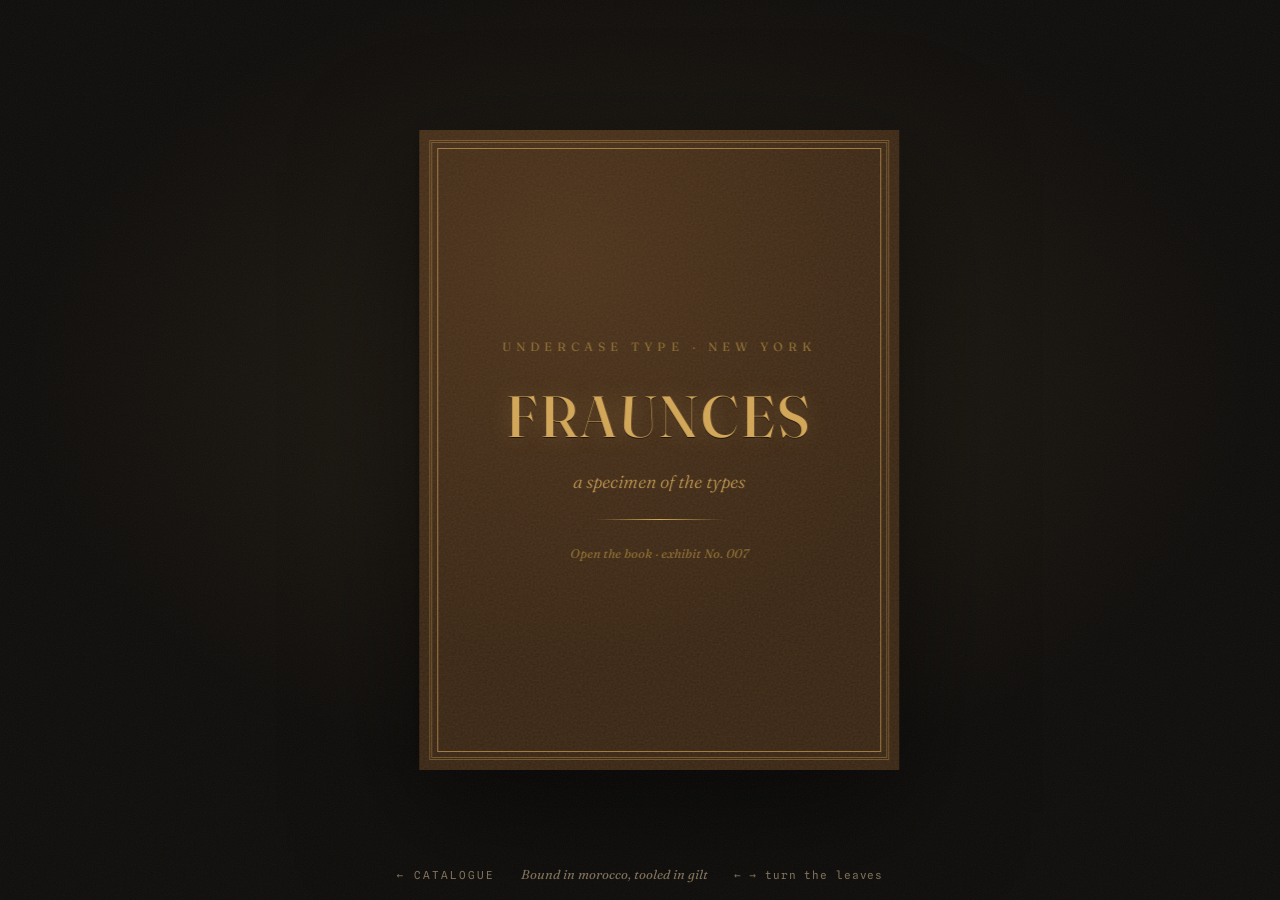
<file: exhibits/specimen-book/index.html>
<!doctype html>
<html lang="en">
<head>
<meta charset="utf-8" />
<meta name="viewport" content="width=device-width, initial-scale=1" />
<meta name="color-scheme" content="dark" />
<title>The Specimen Book — Frontend Exhibit</title>
<meta name="description" content="A vintage type foundry catalogue for Fraunces, presented as turnable pages. Every variable axis gets its own spread with live scrubbing." />

<link rel="preconnect" href="https://fonts.googleapis.com" />
<link rel="preconnect" href="https://fonts.gstatic.com" crossorigin />
<link href="https://fonts.googleapis.com/css2?family=Fraunces:ital,opsz,wght,SOFT,WONK@0,9..144,100..900,0..100,0..1;1,9..144,100..900,0..100,0..1&family=Spline+Sans+Mono:wght@400;500&display=swap" rel="stylesheet" />

<style>
  :root {
    --page-w: 480px;
    --page-h: 640px;
    --turn-dur: 1050ms;
    --turn-ease: cubic-bezier(0.36, 0.02, 0.18, 1);

    --hall: #100e0c;
    --paper: #f0e7d0;
    --paper-deep: #e4d7b6;
    --ink: #2b2521;
    --faded: #756750;
    --rubric: #a63b2a;
    --gilt: #d3a758;
    --gilt-dim: #8f6f33;
    --leather: #33200f;
    --leather-lit: #4a2f17;

    --serif: "Fraunces", Georgia, serif;
    --mono: "Spline Sans Mono", ui-monospace, monospace;
  }

  * { margin: 0; box-sizing: border-box; }

  html, body { height: 100%; }

  body {
    font-family: var(--serif);
    background: var(--hall);
    color: var(--paper);
    overflow: hidden;
    -webkit-font-smoothing: antialiased;
  }

  /* The reading room: a pool of lamplight on a dark table */
  .hall {
    position: relative;
    height: 100dvh;
    display: grid;
    place-items: center;
  }
  .hall::before {
    content: "";
    position: absolute;
    inset: 0;
    background:
      radial-gradient(ellipse 62% 58% at 50% 42%,
        rgb(211 167 88 / 0.10), rgb(211 167 88 / 0.03) 55%, transparent 78%);
    pointer-events: none;
  }
  /* Film grain, matching the gallery hub */
  .hall::after {
    content: "";
    position: absolute;
    inset: 0;
    z-index: 30;
    pointer-events: none;
    opacity: 0.05;
    background-image: url("data:image/svg+xml,%3Csvg xmlns='http://www.w3.org/2000/svg' width='140' height='140'%3E%3Cfilter id='n'%3E%3CfeTurbulence type='fractalNoise' baseFrequency='0.9' numOctaves='2'/%3E%3C/filter%3E%3Crect width='140' height='140' filter='url(%23n)'/%3E%3C/svg%3E");
  }

  .scale { transform-origin: center; }

  .scene {
    perspective: 2600px;
    width: calc(var(--page-w) * 2);
    height: var(--page-h);
    transition: transform 900ms var(--turn-ease);
    transform: translateX(var(--shift, 23%));
    filter: drop-shadow(0 42px 60px rgb(0 0 0 / 0.55));
  }

  .book {
    position: relative;
    width: 100%;
    height: 100%;
    transform-style: preserve-3d;
  }

  /* Spine shadow cast onto the table between the boards */
  .book::before {
    content: "";
    position: absolute;
    left: 50%;
    top: 1%;
    width: 2px;
    height: 98%;
    transform: translateX(-50%);
    background: rgb(0 0 0 / 0.5);
    filter: blur(3px);
  }

  .leaf {
    position: absolute;
    left: 50%;
    top: 0;
    width: 50%;
    height: 100%;
    transform-origin: left center;
    transform-style: preserve-3d;
    transition: transform var(--turn-dur) var(--turn-ease);
  }
  .leaf.turned { transform: rotateY(-180deg); }

  .face {
    position: absolute;
    inset: 0;
    overflow: hidden;
    backface-visibility: hidden;
    -webkit-backface-visibility: hidden;
  }
  .face.back { transform: rotateY(180deg); }

  /* ── Paper ────────────────────────────────────────────────── */
  .page {
    position: relative;
    height: 100%;
    padding: 44px 44px 40px;
    background:
      url("data:image/svg+xml,%3Csvg xmlns='http://www.w3.org/2000/svg' width='220' height='220'%3E%3Cfilter id='p'%3E%3CfeTurbulence type='fractalNoise' baseFrequency='0.75' numOctaves='3'/%3E%3CfeColorMatrix values='0 0 0 0 0.55 0 0 0 0 0.48 0 0 0 0 0.36 0 0 0 0.05 0'/%3E%3C/filter%3E%3Crect width='220' height='220' filter='url(%23p)'/%3E%3C/svg%3E"),
      var(--paper);
    color: var(--ink);
    display: flex;
    flex-direction: column;
  }
  /* Gutter shading: right pages darken toward the left edge, left pages toward the right */
  .page.right { box-shadow: inset 26px 0 34px -22px rgb(60 42 20 / 0.55); }
  .page.left  { box-shadow: inset -26px 0 34px -22px rgb(60 42 20 / 0.55); }

  /* Turning light: sheen that sweeps a leaf mid-turn */
  .face::after {
    content: "";
    position: absolute;
    inset: 0;
    pointer-events: none;
    opacity: 0;
    background: linear-gradient(100deg,
      rgb(43 37 33 / 0.22), transparent 45%, rgb(255 250 235 / 0.16) 70%, rgb(43 37 33 / 0.2));
    transition: opacity 300ms ease;
  }
  .leaf.turning .face::after { opacity: 1; }

  .running-head {
    display: flex;
    justify-content: space-between;
    font-size: 11px;
    letter-spacing: 0.28em;
    text-transform: uppercase;
    color: var(--faded);
    padding-bottom: 10px;
    border-bottom: 1px solid rgb(43 37 33 / 0.25);
    margin-bottom: 26px;
  }
  .running-head .no { color: var(--rubric); }

  .page-body { flex: 1; min-height: 0; display: flex; flex-direction: column; }

  .folio {
    margin-top: 12px;
    font-size: 12px;
    color: var(--faded);
    font-variant-numeric: oldstyle-nums;
  }
  .page.left  .folio { text-align: left; }
  .page.right .folio { text-align: right; }

  /* Folded corner turn affordances */
  .corner {
    position: absolute;
    bottom: 0;
    width: 64px;
    height: 64px;
    border: 0;
    padding: 0;
    background: transparent;
    cursor: pointer;
    z-index: 5;
  }
  .corner::before {
    content: "";
    position: absolute;
    inset: 0;
    transition: transform 350ms var(--turn-ease), filter 350ms ease;
  }
  .corner.next { right: 0; }
  .corner.next::before {
    background: linear-gradient(315deg, var(--paper-deep) 50%, rgb(43 37 33 / 0.18) 50.5%, transparent 56%);
    clip-path: polygon(100% 0, 100% 100%, 0 100%);
    transform-origin: bottom right;
  }
  .corner.prev { left: 0; }
  .corner.prev::before {
    background: linear-gradient(45deg, var(--paper-deep) 50%, rgb(43 37 33 / 0.18) 50.5%, transparent 56%);
    clip-path: polygon(0 0, 100% 100%, 0 100%);
    transform-origin: bottom left;
  }
  .corner:hover::before, .corner:focus-visible::before {
    transform: scale(1.35);
    filter: brightness(0.96);
  }
  .corner:focus-visible { outline: 2px solid var(--rubric); outline-offset: -2px; }

  /* ── Cover boards ─────────────────────────────────────────── */
  .board {
    position: relative;
    height: 100%;
    background:
      url("data:image/svg+xml,%3Csvg xmlns='http://www.w3.org/2000/svg' width='160' height='160'%3E%3Cfilter id='l'%3E%3CfeTurbulence type='fractalNoise' baseFrequency='0.5' numOctaves='4'/%3E%3CfeColorMatrix values='0 0 0 0 0.16 0 0 0 0 0.1 0 0 0 0 0.05 0 0 0 0.35 0'/%3E%3C/filter%3E%3Crect width='160' height='160' filter='url(%23l)'/%3E%3C/svg%3E"),
      radial-gradient(ellipse 120% 90% at 30% 20%, var(--leather-lit), var(--leather) 70%);
    color: var(--gilt);
    display: grid;
    place-content: center;
    justify-items: center;
    text-align: center;
    cursor: pointer;
    padding: 40px;
  }
  .board::before {
    content: "";
    position: absolute;
    inset: 18px;
    border: 1px solid rgb(211 167 88 / 0.65);
    outline: 3px double rgb(211 167 88 / 0.35);
    outline-offset: 5px;
    pointer-events: none;
  }
  .board .foundry {
    font-size: 12px;
    letter-spacing: 0.42em;
    text-transform: uppercase;
    color: var(--gilt-dim);
  }
  .board h1 {
    margin: 26px 0 18px;
    font-size: 58px;
    font-weight: 500;
    letter-spacing: 0.045em;
    font-variation-settings: "opsz" 144, "SOFT" 0, "WONK" 0;
    text-shadow: 0 1px 0 rgb(0 0 0 / 0.6), 0 0 22px rgb(211 167 88 / 0.28);
  }
  .board .sub {
    font-style: italic;
    font-weight: 300;
    font-size: 18px;
    color: var(--gilt);
    opacity: 0.9;
  }
  .board .rule {
    width: 130px;
    height: 1px;
    margin: 26px 0;
    background: linear-gradient(90deg, transparent, var(--gilt), transparent);
  }
  .board .hint {
    font-size: 12.5px;
    font-style: italic;
    color: var(--gilt-dim);
  }
  .board.back-board { cursor: default; }

  /* ── Frontispiece and title ───────────────────────────────── */
  .frontis {
    flex: 1;
    display: grid;
    place-content: center;
    justify-items: center;
    text-align: center;
    gap: 18px;
    color: var(--faded);
  }
  .frontis .mark {
    font-size: 150px;
    line-height: 1;
    color: var(--rubric);
    font-variation-settings: "opsz" 144, "wght" 500, "SOFT" 40, "WONK" 1;
  }
  .frontis .imprint { font-style: italic; font-size: 14px; max-width: 30ch; line-height: 1.7; }

  .title-page { flex: 1; display: flex; flex-direction: column; text-align: center; align-items: center; }
  .title-page .kicker {
    font-size: 12px; letter-spacing: 0.34em; text-transform: uppercase; color: var(--rubric);
    margin: 26px 0 18px;
  }
  .title-page h2 {
    font-size: 88px;
    font-weight: 400;
    line-height: 0.95;
    font-variation-settings: "opsz" 144;
    letter-spacing: 0.01em;
  }
  .title-page .speak {
    margin-top: 20px;
    font-style: italic;
    font-weight: 300;
    font-size: 19px;
    color: var(--faded);
    max-width: 30ch;
    line-height: 1.5;
  }
  .title-page .axes-list {
    margin-top: 34px;
    display: grid;
    grid-template-columns: auto auto;
    gap: 6px 40px;
    text-align: left;
    font-size: 13.5px;
    line-height: 1.6;
    color: var(--ink);
    border-top: 1px solid rgb(43 37 33 / 0.3);
    border-bottom: 1px solid rgb(43 37 33 / 0.3);
    padding: 14px 26px;
    font-variant-numeric: oldstyle-nums;
  }
  .title-page .axes-list b { font-weight: 600; letter-spacing: 0.16em; font-size: 11.5px; }
  .title-page .fleuron { margin-top: auto; color: var(--rubric); font-size: 22px; }

  /* ── Axis spreads ─────────────────────────────────────────── */
  .glyph-stage {
    flex: 1;
    position: relative;
    display: grid;
    place-items: center;
    min-height: 0;
  }
  .glyph-stage .live-glyph {
    font-size: 285px;
    line-height: 0.8;
    letter-spacing: -0.02em;
    font-optical-sizing: none;
    color: var(--ink);
    user-select: none;
    cursor: pointer;
    transition: transform 320ms var(--turn-ease);
  }
  .glyph-stage .live-glyph.pressed { transform: scale(0.965); }
  .glyph-stage .axis-tag {
    position: absolute;
    top: 6px;
    left: 0;
    writing-mode: vertical-rl;
    font-size: 11px;
    letter-spacing: 0.42em;
    text-transform: uppercase;
    color: var(--rubric);
  }
  .axis-readout {
    display: flex;
    align-items: baseline;
    justify-content: space-between;
    border-top: 1px solid rgb(43 37 33 / 0.3);
    padding-top: 14px;
  }
  .axis-readout .value {
    font-size: 64px;
    font-weight: 300;
    color: var(--rubric);
    font-variant-numeric: oldstyle-nums tabular-nums;
    line-height: 1;
  }
  .axis-readout .range { font-size: 12.5px; font-style: italic; color: var(--faded); }

  .axis-right h3 {
    font-size: 30px;
    font-weight: 500;
    font-variation-settings: "opsz" 100;
  }
  .axis-right .blurb {
    margin-top: 12px;
    font-size: 14.5px;
    line-height: 1.65;
    color: #453c30;
    font-weight: 340;
  }
  .axis-right .blurb .lead { color: var(--rubric); font-weight: 600; letter-spacing: 0.1em; font-size: 12px; }

  /* The brass scrubber */
  .scrubber { margin: 26px 0 8px; user-select: none; }
  .scrubber .rail {
    position: relative;
    height: 34px;
    cursor: pointer;
    touch-action: none;
  }
  .scrubber .rail::before {
    content: "";
    position: absolute;
    left: 0; right: 0; top: 50%;
    height: 6px;
    transform: translateY(-50%);
    border-radius: 3px;
    background: linear-gradient(180deg, #8a6a33, #c9a259 45%, #7a5c2c);
    box-shadow: inset 0 1px 1px rgb(255 240 200 / 0.5), 0 1px 2px rgb(0 0 0 / 0.35);
  }
  .scrubber .ticks {
    position: absolute;
    left: 0; right: 0; top: 50%;
    height: 14px;
    transform: translateY(-50%);
    pointer-events: none;
    background-image: repeating-linear-gradient(90deg,
      rgb(43 37 33 / 0.4) 0 1px, transparent 1px calc(100% / 8));
    background-size: calc(100% - 1px) 100%;
    opacity: 0.5;
  }
  .scrubber .knob {
    position: absolute;
    top: 50%;
    width: 26px;
    height: 26px;
    padding: 0;
    transform: translate(-50%, -50%);
    border-radius: 50%;
    border: 1px solid #5d431c;
    cursor: grab;
    background:
      repeating-conic-gradient(from 0deg, rgb(60 40 12 / 0.55) 0deg 6deg, transparent 6deg 12deg),
      radial-gradient(circle at 35% 30%, #ecd9a8, #c19a4f 55%, #7d5e28);
    box-shadow: 0 2px 5px rgb(0 0 0 / 0.4), inset 0 1px 1px rgb(255 245 210 / 0.6);
    transition: box-shadow 200ms ease;
  }
  .scrubber .knob:active { cursor: grabbing; }
  .scrubber.dragging .knob, .scrubber .knob:focus-visible {
    box-shadow: 0 2px 5px rgb(0 0 0 / 0.4), 0 0 0 5px rgb(166 59 42 / 0.25);
    outline: none;
  }
  .scrubber .bounds {
    display: flex;
    justify-content: space-between;
    font-size: 11.5px;
    color: var(--faded);
    font-variant-numeric: oldstyle-nums;
    margin-top: 2px;
  }

  .waterfall { margin-top: 18px; border-top: 1px solid rgb(43 37 33 / 0.3); flex: 1; min-height: 0; overflow: hidden; }
  .waterfall .wline {
    display: flex;
    align-items: baseline;
    gap: 14px;
    padding: 7px 0;
    border-bottom: 1px dotted rgb(43 37 33 / 0.28);
  }
  .waterfall .wline .wv {
    flex: none;
    width: 46px;
    font-size: 11px;
    color: var(--rubric);
    font-variant-numeric: tabular-nums;
    letter-spacing: 0.06em;
  }
  .waterfall .wline .wt {
    font-size: 25px;
    line-height: 1.15;
    white-space: nowrap;
    font-optical-sizing: none;
    overflow: hidden;
  }

  /* ── Sizes spread ─────────────────────────────────────────── */
  .sizes .sline {
    display: flex;
    align-items: baseline;
    gap: 14px;
    padding: 8px 0;
    border-bottom: 1px dotted rgb(43 37 33 / 0.28);
    white-space: nowrap;
    overflow: hidden;
  }
  .sizes .sline .sname {
    flex: none;
    width: 106px;
    font-size: 10px;
    letter-spacing: 0.14em;
    text-transform: uppercase;
    color: var(--rubric);
  }
  .sizes .sline .st { line-height: 1.05; }

  .charset {
    margin-top: 6px;
    display: grid;
    grid-template-columns: repeat(10, 1fr);
    border-left: 1px solid rgb(43 37 33 / 0.25);
    border-top: 1px solid rgb(43 37 33 / 0.25);
  }
  .charset span {
    display: grid;
    place-items: center;
    aspect-ratio: 1 / 0.98;
    font-size: 19px;
    font-variation-settings: "opsz" 40;
    border-right: 1px solid rgb(43 37 33 / 0.25);
    border-bottom: 1px solid rgb(43 37 33 / 0.25);
    transition: font-variation-settings 400ms ease, color 400ms ease;
  }
  .charset span:hover { font-variation-settings: "opsz" 40, "wght" 800, "SOFT" 100, "WONK" 1; color: var(--rubric); }

  /* ── Orchestra spread ─────────────────────────────────────── */
  .orchestra-stage {
    flex: 1;
    display: grid;
    place-content: center;
    justify-items: center;
    gap: 26px;
    text-align: center;
  }
  .orchestra-word {
    font-size: 96px;
    line-height: 1;
    color: var(--ink);
    font-optical-sizing: none;
    white-space: nowrap;
  }
  .orchestra-word span { display: inline-block; }
  .orchestra-line {
    font-size: 21px;
    line-height: 1.7;
    max-width: 24ch;
    font-optical-sizing: none;
    color: #453c30;
  }
  .orchestra-line .w { display: inline-block; white-space: nowrap; }
  .orchestra-line .w span { display: inline-block; }

  .gauges { margin-top: 22px; display: grid; gap: 16px; }
  .gauge .g-head {
    display: flex;
    justify-content: space-between;
    align-items: baseline;
    font-size: 11px;
    letter-spacing: 0.24em;
    text-transform: uppercase;
    color: var(--faded);
  }
  .gauge .g-head output { color: var(--rubric); font-size: 14px; letter-spacing: 0.04em; font-variant-numeric: tabular-nums oldstyle-nums; }
  .gauge .g-rail {
    margin-top: 5px;
    height: 5px;
    background: rgb(43 37 33 / 0.15);
    border-radius: 2px;
    overflow: hidden;
  }
  .gauge .g-fill {
    height: 100%;
    width: 50%;
    background: linear-gradient(90deg, var(--gilt-dim), var(--rubric));
    border-radius: 2px;
  }

  .baton {
    margin-top: 30px;
    align-self: center;
    font: inherit;
    font-style: italic;
    font-size: 16px;
    color: var(--paper);
    background: var(--rubric);
    border: 0;
    border-radius: 3px;
    padding: 0.6em 1.6em;
    cursor: pointer;
    letter-spacing: 0.04em;
    box-shadow: 0 2px 0 #6d2318;
    transition: transform 150ms ease, box-shadow 150ms ease;
  }
  .baton:hover { transform: translateY(-1px); box-shadow: 0 3px 0 #6d2318; }
  .baton:active { transform: translateY(1px); box-shadow: 0 1px 0 #6d2318; }
  .baton:focus-visible { outline: 2px solid var(--ink); outline-offset: 2px; }

  .quiet-note { margin-top: 16px; font-size: 12.5px; font-style: italic; color: var(--faded); text-align: center; }

  /* ── Colophon & finis ─────────────────────────────────────── */
  .colophon-page { flex: 1; display: flex; flex-direction: column; font-size: 14.5px; line-height: 1.75; color: #453c30; }
  .colophon-page h4 { font-size: 12px; letter-spacing: 0.3em; text-transform: uppercase; color: var(--rubric); margin-bottom: 18px; }
  .colophon-page p + p { margin-top: 12px; }
  .colophon-page a { color: var(--rubric); }
  .colophon-page .fleuron { margin-top: auto; text-align: center; color: var(--rubric); font-size: 20px; }

  .finis {
    flex: 1;
    display: grid;
    place-content: center;
    justify-items: center;
    gap: 22px;
    color: var(--faded);
  }
  .finis .word {
    font-size: 56px;
    font-weight: 300;
    font-style: italic;
    letter-spacing: 0.24em;
    padding-left: 0.24em;
    color: var(--ink);
    font-variation-settings: "opsz" 144;
  }
  .finis .orn { color: var(--rubric); font-size: 26px; }

  /* ── Hall furniture ───────────────────────────────────────── */
  .lectern-label {
    position: fixed;
    left: 0;
    right: 0;
    bottom: 18px;
    display: flex;
    justify-content: center;
    gap: 2em;
    align-items: baseline;
    z-index: 20;
    font-size: 13px;
    color: #7d6f57;
  }
  .lectern-label .spread-name { font-style: italic; min-width: 20ch; text-align: center; }
  .lectern-label a {
    color: #7d6f57;
    text-decoration: none;
    font-family: var(--mono);
    font-size: 11px;
    letter-spacing: 0.18em;
    text-transform: uppercase;
  }
  .lectern-label a:hover, .lectern-label a:focus-visible { color: var(--gilt); }
  .lectern-label .keys { font-family: var(--mono); font-size: 11px; letter-spacing: 0.08em; }

  @media (prefers-reduced-motion: reduce) {
    .leaf, .scene, .corner::before { transition-duration: 1ms; }
  }
</style>
</head>
<body>

<div class="hall">
  <div class="scale" id="scale">
    <div class="scene" id="scene">
      <div class="book" id="book" aria-live="polite"></div>
    </div>
  </div>

  <div class="lectern-label">
    <a href="../../" target="_top">&larr; Catalogue</a>
    <span class="spread-name" id="spread-name">Bound in morocco, tooled in gilt</span>
    <span class="keys">&larr; &rarr; turn the leaves</span>
  </div>
</div>

<script>
(() => {
  "use strict";

  /* ── Fraunces: the face under glass ─────────────────────── */
  const AX = { opsz: 14, wght: 400, SOFT: 0, WONK: 0 };
  const fvs = (o = {}) => {
    const a = { ...AX, ...o };
    return `"opsz" ${a.opsz}, "wght" ${a.wght}, "SOFT" ${a.SOFT}, "WONK" ${a.WONK}`;
  };

  const AXES = [
    {
      tag: "wght", roman: "I", name: "Weight", min: 100, max: 900, start: 400, decimals: 0,
      glyph: "Rg",
      blurb: "From hairline to poster black in one continuous drawing. Every stem and bowl moves in step; the thins keep their nerve while the blacks swell to fill the measure. A single face does the work of a dozen founts.",
      stops: [100, 250, 400, 560, 720, 900],
    },
    {
      tag: "opsz", roman: "II", name: "Optical size", min: 9, max: 144, start: 14, decimals: 0,
      glyph: "Qa",
      blurb: "Cut small, the face grows sturdy and open, ready for footnotes and ships' manifests. Cut large, the contrast sharpens and the terminals draw fine as an engraver's burin. One design, honest at every size.",
      stops: [9, 14, 28, 56, 96, 144],
    },
    {
      tag: "SOFT", roman: "III", name: "Softness", min: 0, max: 100, start: 0, decimals: 0,
      glyph: "Sp",
      blurb: "Softness swells every corner as if the forme were struck on damp paper. At nought the serifs sit crisp from the punchcutter's file; at one hundred the whole fount reads warm, generous, and a little well fed.",
      stops: [0, 20, 40, 60, 80, 100],
    },
    {
      tag: "WONK", roman: "IV", name: "Wonk", min: 0, max: 1, start: 0, decimals: 2,
      glyph: "an",
      blurb: "The wonk axis lets the letters lean into their nineteenth-century manners: stems tilt off the perpendicular, joins droop, and the lowercase takes on the charm of a fount worn smooth by fifty years of hard printing.",
      stops: [0, 0.25, 0.5, 0.75, 1, 1],
    },
  ];

  const SIZES = [
    { name: "Canon", px: 54, text: "Movable" },
    { name: "Double Pica", px: 40, text: "types, well" },
    { name: "Great Primer", px: 31, text: "cut, will outlast" },
    { name: "English", px: 24, text: "the hand that set them," },
    { name: "Pica", px: 18.5, text: "and outlast the metal they were" },
    { name: "Long Primer", px: 15, text: "cast in; for the drawing is the thing," },
    { name: "Bourgeois", px: 12.5, text: "and the drawing survives casting and fire alike," },
    { name: "Brevier", px: 10.5, text: "to be set again, by other hands, in whatever century wants letters." },
  ];

  const CHARSET = "ABCDEFGHIJKLMNOPQRSTUVWXYZabcdefghijklmnopqrstuvwxyz0123456789&ÆŒ?";

  /* ── Page chrome ────────────────────────────────────────── */
  const esc = (s) => s.replace(/&(?!\w+;)/g, "&amp;").replace(/</g, "&lt;");

  function page(side, inner, { folio, head, no, group, corner = true } = {}) {
    const headHtml = head
      ? `<div class="running-head"><span>${head}</span>${no ? `<span class="no">${no}</span>` : ""}</div>`
      : "";
    const folioHtml = folio ? `<div class="folio">${folio}</div>` : "";
    const cornerHtml = corner
      ? side === "right"
        ? `<button class="corner next" aria-label="Turn to the next spread"></button>`
        : `<button class="corner prev" aria-label="Turn back a spread"></button>`
      : "";
    return `<div class="page ${side}" ${group ? `data-group="${group}"` : ""}>
      ${headHtml}<div class="page-body">${inner}</div>${folioHtml}${cornerHtml}</div>`;
  }

  /* ── The pages, recto and verso ─────────────────────────── */
  const pages = [];

  // 0 · front cover
  pages.push(`
    <div class="board" data-open>
      <span class="foundry">Undercase Type &middot; New York</span>
      <h1>FRAUNCES</h1>
      <span class="sub">a specimen of the types</span>
      <span class="rule"></span>
      <span class="hint">Open the book &middot; exhibit No. 007</span>
    </div>`);

  // 1 · frontispiece (verso)
  pages.push(page("left", `
    <div class="frontis">
      <span class="mark" style='font-variation-settings:${fvs({ opsz: 144, wght: 500, SOFT: 40, WONK: 1 })}'>&amp;</span>
      <p class="imprint">Printed at the sign of the ampersand, for the delight of compositors, and sold by the case or the single fount.</p>
    </div>`, { corner: true }));

  // 2 · title page (recto)
  pages.push(page("right", `
    <div class="title-page">
      <span class="kicker">A specimen of</span>
      <h2>Fraunces</h2>
      <p class="speak">a soft serif in the wonky old style, drawn for the screen and cut on four axes</p>
      <div class="axes-list">
        <span><b>WGHT</b> weight, 100 to 900</span>
        <span><b>OPSZ</b> optical size, 9 to 144</span>
        <span><b>SOFT</b> softness, 0 to 100</span>
        <span><b>WONK</b> wonk, 0 to 1</span>
      </div>
      <span class="fleuron">&#10086;</span>
    </div>`, { folio: "2" }));

  // Axis spreads
  let folioN = 3;
  for (const ax of AXES) {
    const group = ax.tag;
    pages.push(page("left", `
      <div class="glyph-stage">
        <span class="axis-tag">${ax.name} &middot; ${ax.tag}</span>
        <div class="live-glyph" data-live style='font-variation-settings:${fvs({ [ax.tag]: ax.start })}'>${ax.glyph}</div>
      </div>
      <div class="axis-readout">
        <span class="value" data-readout>${ax.start}</span>
        <span class="range">${ax.min} &ndash; ${ax.max} on the ${ax.tag} axis</span>
      </div>`,
      { head: "Fraunces &middot; Specimen", no: `No. ${ax.roman}`, folio: String(folioN++), group }));

    const stops = ax.stops.map((v) =>
      `<div class="wline"><span class="wv">${v}</span>
       <span class="wt" style='font-variation-settings:${fvs({ [ax.tag]: v })}'>Hamburgefonstiv</span></div>`).join("");

    pages.push(page("right", `
      <div class="axis-right" data-scrub-home>
        <h3>${ax.roman}. The ${ax.name.toLowerCase()} axis</h3>
        <p class="blurb"><span class="lead">${ax.tag} &middot;</span> ${ax.blurb}</p>
        <div class="scrubber" data-axis="${ax.tag}" data-min="${ax.min}" data-max="${ax.max}"
             data-value="${ax.start}" data-decimals="${ax.decimals}">
          <div class="rail"><div class="ticks"></div>
            <button class="knob" role="slider" aria-label="${ax.name}"
              aria-valuemin="${ax.min}" aria-valuemax="${ax.max}" aria-valuenow="${ax.start}"></button>
          </div>
          <div class="bounds"><span>${ax.min}</span><span>${ax.max}</span></div>
        </div>
        <div class="waterfall">${stops}</div>
      </div>`,
      { head: ax.name, no: `No. ${ax.roman}`, folio: String(folioN++), group }));
  }

  // Sizes spread
  const sizeLines = SIZES.map((s) =>
    `<div class="sline"><span class="sname">${s.name} ${s.px}</span>
     <span class="st" style="font-size:${s.px}px; font-variation-settings:${fvs({ opsz: Math.min(144, s.px * 1.4) })}">${esc(s.text)}</span></div>`).join("");
  pages.push(page("left", `<div class="sizes">${sizeLines}</div>`,
    { head: "Fraunces &middot; Specimen", no: "No. V", folio: String(folioN++) }));

  const cells = [...CHARSET].map((c) => `<span>${esc(c)}</span>`).join("");
  pages.push(page("right", `
    <div class="axis-right">
      <h3>V. The founts, by body</h3>
      <p class="blurb"><span class="lead">Case &middot;</span> The full character case, laid out as the compositor keeps it. Rest a finger on any sort and it answers in its heaviest, softest, wonkiest cutting.</p>
      <div class="charset">${cells}</div>
    </div>`,
    { head: "The character case", no: "No. V", folio: String(folioN++) }));

  // Orchestra spread
  const orchWord = [..."Tuning"].map((c) => `<span>${c}</span>`).join("");
  const orchLine = "all four axes at once, each to its own metronome"
    .split(" ")
    .map((w) => `<span class="w">${[...w].map((c) => `<span>${c}</span>`).join("")}</span>`)
    .join(" ");
  pages.push(page("left", `
    <div class="orchestra-stage">
      <div class="orchestra-word" id="orch-word">${orchWord}</div>
      <p class="orchestra-line" id="orch-line">${orchLine}</p>
    </div>`,
    { head: "Fraunces &middot; Specimen", no: "No. VI", folio: String(folioN++) }));

  pages.push(page("right", `
    <div class="axis-right">
      <h3>VI. The orchestra</h3>
      <p class="blurb"><span class="lead">Tutti &middot;</span> Weight, optical size, softness, and wonk, each swinging on its own period, none ever quite in phase. The face never repeats itself; the drawing holds.</p>
      <div class="gauges" id="gauges"></div>
      <button class="baton" id="baton">Strike up</button>
      <p class="quiet-note" id="quiet-note" hidden>Motion is stilled to honour your reduced-motion setting; the baton overrides it.</p>
    </div>`,
    { head: "The orchestra", no: "No. VI", folio: String(folioN++) }));

  // Colophon spread
  pages.push(page("left", `
    <div class="colophon-page">
      <h4>Colophon</h4>
      <p>Fraunces is drawn by Phaedra Charles and Flavia Zimbardi of Undercase Type, and is issued under the SIL Open Font License. The drawings may be studied at
      <a href="https://github.com/undercasetype/Fraunces" target="_blank" rel="noopener">github.com/undercasetype/Fraunces</a>.</p>
      <p>This specimen is exhibit No. 007 of the Frontend Exhibit, set and bound entirely in HTML, CSS, and JavaScript; the leaves are three-dimensional transforms, the paper is a turbulence filter, and no image was harmed in the making.</p>
      <p>The scrubbing, the waterfalls, and the orchestra all drive the living font-variation axes of the face itself. Nothing here is a picture of type; it is the type.</p>
      <span class="fleuron">&#10087;</span>
    </div>`,
    { head: "Colophon", folio: String(folioN++) }));

  pages.push(page("right", `
    <div class="finis">
      <span class="orn">&#10086;</span>
      <span class="word">FINIS</span>
      <span>Set in Fraunces, opsz 9 to 144</span>
    </div>`,
    { folio: String(folioN++) }));

  // Back board (shows on the left once the book is read through)
  pages.push(`
    <div class="board back-board">
      <span class="foundry">Undercase Type &middot; No. 007</span>
      <span class="rule"></span>
      <span class="hint">The reader is thanked; the type is distributed.</span>
    </div>`);

  /* ── Bind the leaves ────────────────────────────────────── */
  const book = document.getElementById("book");
  const scene = document.getElementById("scene");
  const spreadName = document.getElementById("spread-name");

  if (pages.length % 2) pages.push(`<div class="page left"></div>`);
  const LEAVES = pages.length / 2;
  const leaves = [];

  for (let i = 0; i < LEAVES; i++) {
    const leaf = document.createElement("div");
    leaf.className = "leaf";
    leaf.innerHTML = `<div class="face front">${pages[2 * i]}</div>
                      <div class="face back">${pages[2 * i + 1]}</div>`;
    book.append(leaf);
    leaves.push(leaf);
  }

  const SPREAD_NAMES = [
    "Bound in morocco, tooled in gilt",
    "Title &middot; a soft serif in the wonky old style",
    "No. I &middot; the weight axis",
    "No. II &middot; the optical size axis",
    "No. III &middot; the softness axis",
    "No. IV &middot; the wonk axis",
    "No. V &middot; sizes and the character case",
    "No. VI &middot; the orchestra",
    "Colophon &middot; finis",
    "The back board",
  ];

  const TURN_MS = 1050;
  let turned = 0;

  function render() {
    leaves.forEach((leaf, i) => {
      leaf.classList.toggle("turned", i < turned);
      if (!leaf.classList.contains("turning")) {
        leaf.style.zIndex = i < turned ? i + 1 : LEAVES - i;
      }
    });
    scene.style.setProperty("--shift",
      turned === 0 ? "-23%" : turned === LEAVES ? "23%" : "0%");
    spreadName.innerHTML = SPREAD_NAMES[Math.min(turned, SPREAD_NAMES.length - 1)];
    syncOrchestra();
  }

  function goTo(n) {
    n = Math.max(0, Math.min(LEAVES, n));
    if (n === turned) return;
    const moving = n > turned ? leaves.slice(turned, n) : leaves.slice(n, turned);
    moving.forEach((leaf, k) => {
      leaf.classList.add("turning");
      leaf.style.zIndex = LEAVES + 2 + k;
      leaf.style.transitionDelay = moving.length > 1 ? `${k * 70}ms` : "0ms";
    });
    turned = n;
    render();
    setTimeout(() => {
      moving.forEach((leaf) => {
        leaf.classList.remove("turning");
        leaf.style.transitionDelay = "0ms";
      });
      render();
    }, TURN_MS + moving.length * 70 + 60);
  }

  book.addEventListener("click", (e) => {
    if (e.target.closest(".corner.next") || e.target.closest("[data-open]")) goTo(turned + 1);
    else if (e.target.closest(".corner.prev")) goTo(turned - 1);
  });

  addEventListener("keydown", (e) => {
    if (e.target.closest?.(".knob")) return;
    if (e.key === "ArrowRight" || e.key === "PageDown" || e.key === " ") { e.preventDefault(); goTo(turned + 1); }
    if (e.key === "ArrowLeft" || e.key === "PageUp") { e.preventDefault(); goTo(turned - 1); }
    if (e.key === "Home") goTo(0);
    if (e.key === "End") goTo(LEAVES - 2);
  });

  /* ── Scrubbers ──────────────────────────────────────────── */
  function wireScrubber(sc) {
    const axis = sc.dataset.axis;
    const min = +sc.dataset.min, max = +sc.dataset.max;
    const decimals = +sc.dataset.decimals;
    const rail = sc.querySelector(".rail");
    const knob = sc.querySelector(".knob");
    const group = sc.closest("[data-group]").dataset.group;
    const lives = document.querySelectorAll(`[data-group="${group}"] [data-live]`);
    const readout = document.querySelector(`[data-group="${group}"] [data-readout]`);
    const glyphEl = document.querySelector(`[data-group="${group}"] .live-glyph`);
    let value = +sc.dataset.value;

    function apply() {
      const pct = (value - min) / (max - min);
      knob.style.left = `${pct * 100}%`;
      knob.setAttribute("aria-valuenow", value.toFixed(decimals));
      const shown = value.toFixed(decimals);
      if (readout) readout.textContent = shown;
      for (const el of lives) el.style.fontVariationSettings = fvs({ [axis]: value });
    }

    function fromEvent(e) {
      const r = rail.getBoundingClientRect();
      const pct = Math.max(0, Math.min(1, (e.clientX - r.left) / r.width));
      value = min + pct * (max - min);
      apply();
    }

    rail.addEventListener("pointerdown", (e) => {
      e.preventDefault();
      sc.classList.add("dragging");
      glyphEl?.classList.add("pressed");
      rail.setPointerCapture(e.pointerId);
      fromEvent(e);
    });
    rail.addEventListener("pointermove", (e) => {
      if (sc.classList.contains("dragging")) fromEvent(e);
    });
    const drop = () => {
      sc.classList.remove("dragging");
      glyphEl?.classList.remove("pressed");
    };
    rail.addEventListener("pointerup", drop);
    rail.addEventListener("pointercancel", drop);

    knob.addEventListener("keydown", (e) => {
      const step = (max - min) / (decimals ? 20 : 40);
      let v = value;
      if (e.key === "ArrowRight" || e.key === "ArrowUp") v += step;
      else if (e.key === "ArrowLeft" || e.key === "ArrowDown") v -= step;
      else if (e.key === "Home") v = min;
      else if (e.key === "End") v = max;
      else return;
      e.preventDefault();
      e.stopPropagation();
      value = Math.max(min, Math.min(max, v));
      apply();
    });

    apply();
  }
  document.querySelectorAll(".scrubber").forEach(wireScrubber);

  // Each big specimen glyph cycles through alternate showings when pressed
  document.querySelectorAll(".live-glyph").forEach((glyph) => {
    const showings = [glyph.textContent, "Qu", "&a", "fj", "No.", "gy"];
    let at = 0;
    glyph.addEventListener("click", () => {
      at = (at + 1) % showings.length;
      glyph.textContent = showings[at];
    });
    glyph.setAttribute("title", "Another showing");
  });

  /* ── The orchestra ──────────────────────────────────────── */
  const ORCH_SPREAD = 7; // turned === 7 shows pages 13/14
  const reduced = matchMedia("(prefers-reduced-motion: reduce)").matches;
  let playing = !reduced;

  const baton = document.getElementById("baton");
  const quietNote = document.getElementById("quiet-note");
  if (reduced) quietNote.hidden = false;

  const gauges = {};
  const gaugesBox = document.getElementById("gauges");
  for (const ax of AXES) {
    const g = document.createElement("div");
    g.className = "gauge";
    g.innerHTML = `<div class="g-head"><span>${ax.name}</span><output>${ax.start}</output></div>
                   <div class="g-rail"><div class="g-fill"></div></div>`;
    gaugesBox.append(g);
    gauges[ax.tag] = { fill: g.querySelector(".g-fill"), out: g.querySelector("output"), ax };
  }

  const wordEls = [...document.querySelectorAll("#orch-word span")];
  const lineEls = [...document.querySelectorAll("#orch-line .w span")];

  function batonLabel() { baton.textContent = playing ? "Rest" : "Strike up"; }
  baton.addEventListener("click", () => { playing = !playing; batonLabel(); syncOrchestra(); });
  batonLabel();

  let rafId = null, t = 0, last = null;

  function orchestraFrame(now) {
    rafId = requestAnimationFrame(orchestraFrame);
    if (last === null) last = now;
    const dt = Math.min(64, now - last) / 1000;
    last = now;
    t += dt;

    const cur = {
      wght: 500 + 380 * Math.sin(t * 0.9),
      opsz: 76.5 + 63 * Math.sin(t * 0.53 + 1.2),
      SOFT: 50 + 50 * Math.sin(t * 0.37 + 2.4),
      WONK: 0.5 + 0.5 * Math.sin(t * 0.71 + 4.1),
    };

    wordEls.forEach((el, i) => {
      el.style.fontVariationSettings = fvs({
        wght: 500 + 380 * Math.sin(t * 0.9 + i * 0.55),
        opsz: 76.5 + 63 * Math.sin(t * 0.53 + i * 0.4 + 1.2),
        SOFT: 50 + 50 * Math.sin(t * 0.37 + i * 0.7 + 2.4),
        WONK: 0.5 + 0.5 * Math.sin(t * 0.71 + i * 0.9 + 4.1),
      });
    });
    lineEls.forEach((el, i) => {
      el.style.fontVariationSettings = fvs({
        wght: 460 + 300 * Math.sin(t * 1.1 + i * 0.22),
        SOFT: 50 + 50 * Math.sin(t * 0.5 + i * 0.18),
      });
    });

    for (const [tag, g] of Object.entries(gauges)) {
      const pct = (cur[tag] - g.ax.min) / (g.ax.max - g.ax.min);
      g.fill.style.width = `${pct * 100}%`;
      g.out.textContent = cur[tag].toFixed(g.ax.decimals);
    }
  }

  function syncOrchestra() {
    const active = turned === ORCH_SPREAD && playing;
    if (active && rafId === null) { last = null; rafId = requestAnimationFrame(orchestraFrame); }
    if (!active && rafId !== null) { cancelAnimationFrame(rafId); rafId = null; }
  }

  /* ── Fit the book to the room ───────────────────────────── */
  const scaleBox = document.getElementById("scale");
  function fit() {
    const s = Math.min(1,
      (innerWidth - 36) / 960,
      (innerHeight - 110) / 640);
    scaleBox.style.transform = `scale(${s})`;
  }
  addEventListener("resize", fit);
  fit();

  render();
})();
</script>
</body>
</html>
</file>
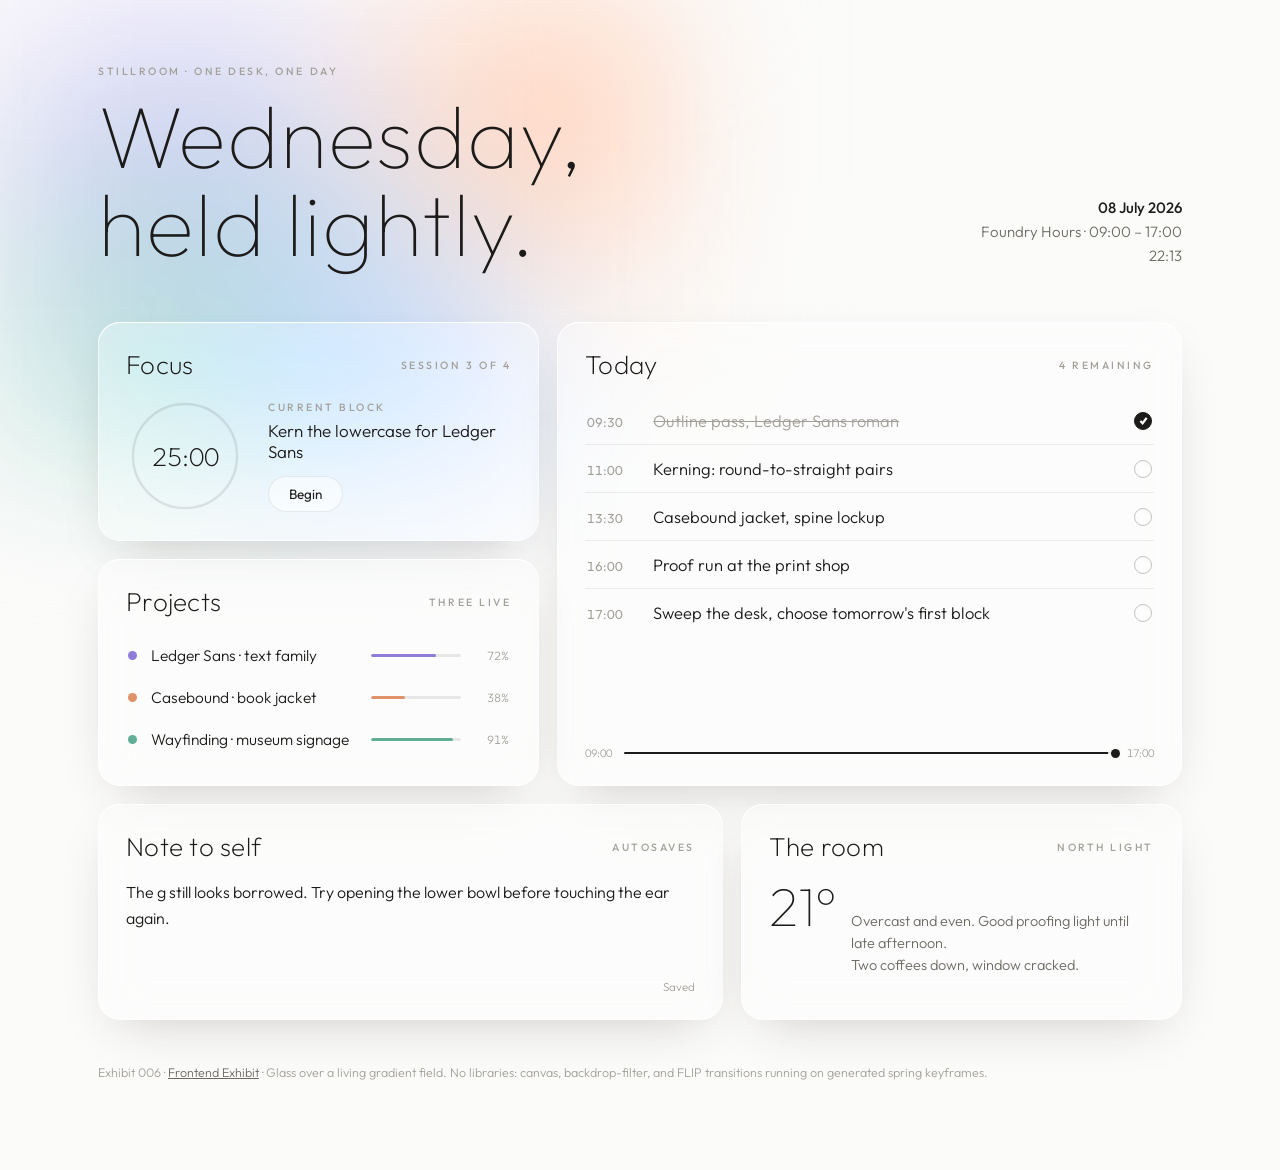
<file: exhibits/stillroom/index.html>
<!DOCTYPE html>
<html lang="en">
<head>
<meta charset="UTF-8">
<meta name="viewport" content="width=device-width, initial-scale=1.0">
<title>Stillroom</title>
<meta name="description" content="A minimal glass workspace. Frosted panels refract a living gradient field; every structural transition runs on generated spring keyframes.">
<link rel="icon" href="data:image/svg+xml,<svg xmlns='http://www.w3.org/2000/svg' viewBox='0 0 16 16'><rect width='16' height='16' fill='%23fbfbfa'/><circle cx='8' cy='8' r='5' fill='%23c9b8f0' opacity='.8'/><circle cx='10' cy='6' r='4' fill='%23f5c9b3' opacity='.6'/></svg>">
<link rel="preconnect" href="https://fonts.googleapis.com">
<link rel="preconnect" href="https://fonts.gstatic.com" crossorigin>
<link href="https://fonts.googleapis.com/css2?family=Outfit:wght@100..700&display=swap" rel="stylesheet">
<style>
/* ================================================================
   STILLROOM — a workspace that breathes
   Near-white plane, ultra-thin type, glass panels over a living
   gradient field. Every structural move runs on spring keyframes.
   ================================================================ */

* { margin: 0; padding: 0; box-sizing: border-box; }

:root {
  --plane: #fbfbfa;
  --ink: #1c1b1a;
  --ink-2: #6d6a64;
  --ink-3: #a3a09a;
  --hairline: rgba(28, 27, 26, .08);
  --glass-edge: rgba(255, 255, 255, .65);
  --font: "Outfit", system-ui, sans-serif;
}

html, body { height: 100%; }
body {
  font-family: var(--font);
  font-weight: 300;
  color: var(--ink);
  background: var(--plane);
  overflow-x: hidden;
  -webkit-font-smoothing: antialiased;
}

button { font: inherit; color: inherit; background: none; border: none; cursor: pointer; }
button:focus-visible, [tabindex]:focus-visible, a:focus-visible, textarea:focus-visible {
  outline: 1.5px solid var(--ink);
  outline-offset: 3px;
  border-radius: 2px;
}

/* ---------------- the field ---------------- */

#field {
  position: fixed;
  inset: 0;
  z-index: 0;
  filter: blur(64px) saturate(1.35);
  transform: scale(1.12); /* hide blur edges */
}

/* ---------------- layout ---------------- */

.wrap {
  position: relative;
  z-index: 1;
  max-width: 1180px;
  margin: 0 auto;
  padding: clamp(28px, 5vw, 64px) clamp(20px, 4vw, 48px) 90px;
}

.masthead {
  display: flex;
  align-items: flex-end;
  justify-content: space-between;
  gap: 20px;
  margin-bottom: clamp(36px, 6vh, 72px);
}
.masthead h1 {
  font-weight: 100;
  font-size: clamp(44px, 7vw, 88px);
  letter-spacing: .01em;
  line-height: 1;
}
.masthead .date {
  text-align: right;
  color: var(--ink-2);
  font-weight: 300;
  font-size: 15px;
  line-height: 1.6;
  white-space: nowrap;
}
.masthead .date b { font-weight: 500; color: var(--ink); }

.microlabel {
  font-size: 10.5px;
  font-weight: 500;
  letter-spacing: .24em;
  text-transform: uppercase;
  color: var(--ink-3);
}

/* ---------------- glass cards ---------------- */

.grid {
  display: grid;
  grid-template-columns: repeat(12, 1fr);
  gap: 18px;
}
.card {
  position: relative;
  border-radius: 22px;
  padding: 26px 28px;
  background: rgba(255, 255, 255, .34);
  backdrop-filter: blur(22px) saturate(1.5);
  -webkit-backdrop-filter: blur(22px) saturate(1.5);
  box-shadow:
    inset 0 0 0 1px var(--glass-edge),
    inset 0 1px 0 rgba(255, 255, 255, .9),
    0 18px 50px -22px rgba(60, 50, 40, .28);
  transition: box-shadow .35s, background .35s;
  cursor: pointer;
}
.card:hover {
  background: rgba(255, 255, 255, .44);
  box-shadow:
    inset 0 0 0 1px rgba(255, 255, 255, .85),
    inset 0 1px 0 rgba(255, 255, 255, 1),
    0 26px 60px -22px rgba(60, 50, 40, .34);
}

/* refraction rim: a chromatic edge that brightens on hover/open,
   and slowly revolves while a sheet is open */
@property --rim {
  syntax: "<angle>";
  inherits: false;
  initial-value: 210deg;
}
.card { transition: box-shadow .35s, background .35s, --rim 1.2s ease; }
.card:hover { --rim: 300deg; }
.card.open { animation: rim-spin 9s linear infinite; }
@keyframes rim-spin { to { --rim: 570deg; } }
.card::before {
  content: "";
  position: absolute;
  inset: 0;
  border-radius: inherit;
  padding: 1px;
  background: conic-gradient(from var(--rim, 210deg),
    rgba(201, 184, 240, .0), rgba(201, 184, 240, .8), rgba(245, 201, 179, .8),
    rgba(178, 220, 208, .8), rgba(201, 184, 240, .0) 62%);
  -webkit-mask: linear-gradient(#000 0 0) content-box, linear-gradient(#000 0 0);
  -webkit-mask-composite: xor;
  mask: linear-gradient(#000 0 0) content-box, linear-gradient(#000 0 0);
  mask-composite: exclude;
  opacity: 0;
  transition: opacity .4s;
  pointer-events: none;
}
.card:hover::before, .card.open::before { opacity: 1; }

/* pointer sheen: a specular highlight that follows the cursor */
.card::after {
  content: "";
  position: absolute;
  inset: 0;
  border-radius: inherit;
  background: radial-gradient(220px circle at var(--mx, 50%) var(--my, 0%),
    rgba(255, 255, 255, .5), transparent 65%);
  opacity: 0;
  transition: opacity .3s;
  pointer-events: none;
}
.card:hover::after { opacity: 1; }

.card-head {
  display: flex;
  align-items: center;
  justify-content: space-between;
  margin-bottom: 16px;
}
.card h2 {
  font-weight: 200;
  font-size: 26px;
  letter-spacing: .01em;
}

/* spans */
.c-focus   { grid-column: span 5; }
.c-today   { grid-column: span 7; grid-row: span 2; }
.c-projects{ grid-column: span 5; }
.c-note    { grid-column: span 7; }
.c-ambient { grid-column: span 5; }

/* ---------------- focus card ---------------- */

.focus-body { display: flex; align-items: center; gap: 24px; }
.dial { position: relative; width: 118px; height: 118px; flex: none; }
.dial svg { width: 100%; height: 100%; transform: rotate(-90deg); }
.dial .track { stroke: rgba(28, 27, 26, .1); }
.dial .arc { stroke: var(--ink); transition: stroke .4s, filter .4s; }
.dial.running .arc {
  stroke: #8f7bd8;
  filter: drop-shadow(0 0 5px rgba(143, 123, 216, .55));
}
.dial-num {
  position: absolute; inset: 0;
  display: grid; place-items: center;
  font-weight: 200;
  font-size: 26px;
  font-variant-numeric: tabular-nums;
}
.focus-meta .task { font-weight: 300; font-size: 17px; margin: 6px 0 14px; }
.pill {
  padding: 8px 20px;
  border-radius: 999px;
  border: 1px solid var(--hairline);
  background: rgba(255, 255, 255, .5);
  font-weight: 400;
  font-size: 13.5px;
  transition: transform .25s cubic-bezier(.3, 1.4, .5, 1), background .25s, border-color .25s;
}
.pill:hover { background: #fff; border-color: rgba(28, 27, 26, .2); transform: translateY(-1px); }
.pill:active { transform: translateY(0) scale(.97); }

/* ---------------- today card ---------------- */

.agenda { list-style: none; }
.agenda li {
  display: flex;
  align-items: baseline;
  gap: 18px;
  padding: 13px 2px;
  border-bottom: 1px solid var(--hairline);
  transition: padding-left .3s cubic-bezier(.3, 1.3, .5, 1);
}
.agenda li:last-child { border-bottom: none; }
.agenda li:hover { padding-left: 10px; }
.agenda .t {
  font-variant-numeric: tabular-nums;
  color: var(--ink-3);
  font-size: 13px;
  font-weight: 400;
  width: 48px;
  flex: none;
}
.agenda .what { font-weight: 300; font-size: 16.5px; flex: 1; }
.agenda .done .what { text-decoration: line-through; color: var(--ink-3); }
.agenda .check {
  width: 18px; height: 18px;
  flex: none;
  align-self: center;
  border-radius: 50%;
  border: 1.5px solid rgba(28, 27, 26, .25);
  display: grid;
  place-items: center;
  transition: background .25s, border-color .25s, transform .2s cubic-bezier(.3, 1.6, .5, 1);
}
.agenda .check svg { width: 9px; height: 9px; stroke: #fff; stroke-width: 2.5; fill: none; opacity: 0; }
.agenda .done .check { background: var(--ink); border-color: var(--ink); }
.agenda .done .check svg { opacity: 1; }
.agenda .check:active { transform: scale(.85); }
.agenda .done .check { animation: check-pop .45s cubic-bezier(.3, 1.8, .5, 1); }
@keyframes check-pop {
  0% { transform: scale(.7); }
  100% { transform: scale(1); }
}

/* day progress strip: the hour, held as a line */
.c-today { display: flex; flex-direction: column; }
.agenda { flex: 1; }
.daystrip {
  display: flex;
  align-items: center;
  gap: 12px;
  margin-top: 18px;
}
.ds-label { font-size: 11px; color: var(--ink-3); font-variant-numeric: tabular-nums; }
.ds-track {
  position: relative;
  flex: 1;
  height: 2px;
  border-radius: 1px;
  background: rgba(28, 27, 26, .09);
}
.ds-track i {
  position: absolute;
  left: 0; top: 0; bottom: 0;
  width: 0%;
  background: var(--ink);
  border-radius: 1px;
  transition: width 1s cubic-bezier(.2, .9, .2, 1);
}
.ds-track b {
  position: absolute;
  top: 50%;
  left: 0%;
  width: 9px; height: 9px;
  margin: -4.5px 0 0 -4.5px;
  border-radius: 50%;
  background: var(--ink);
  box-shadow: 0 0 0 3px rgba(251, 251, 250, .9);
  transition: left 1s cubic-bezier(.2, .9, .2, 1);
}

/* ---------------- projects card ---------------- */

.projects { list-style: none; }
.projects li {
  display: flex;
  align-items: center;
  gap: 14px;
  padding: 11px 2px;
}
.projects .dot { width: 9px; height: 9px; border-radius: 50%; background: var(--pc); flex: none; }
.projects .name {
  font-weight: 300; font-size: 15.5px; flex: 1;
  min-width: 0;
  white-space: nowrap; overflow: hidden; text-overflow: ellipsis;
}
.projects .meter {
  width: 90px; height: 3px;
  border-radius: 2px;
  background: rgba(28, 27, 26, .09);
  overflow: hidden;
  flex: none;
}
.projects .meter i {
  display: block; height: 100%;
  background: var(--pc);
  border-radius: 2px;
  width: calc(var(--p) * 100%);
  transition: width 1s cubic-bezier(.2, .9, .2, 1);
}
.projects .pct {
  font-size: 12px; color: var(--ink-3);
  font-variant-numeric: tabular-nums;
  width: 34px; text-align: right;
}

/* ---------------- note card ---------------- */

.note-area {
  width: 100%;
  min-height: 96px;
  border: none;
  background: transparent;
  resize: none;
  font: 300 16px/1.65 var(--font);
  color: var(--ink);
}
.note-area::placeholder { color: var(--ink-3); }
.note-foot { display: flex; justify-content: flex-end; }
.save-state { font-size: 11.5px; color: var(--ink-3); transition: opacity .4s; }

/* ---------------- ambient card ---------------- */

.ambient-body { display: flex; align-items: baseline; gap: 14px; }
.ambient-body .big { font-weight: 100; font-size: 54px; line-height: 1; }
.ambient-body .desc { color: var(--ink-2); font-size: 14.5px; line-height: 1.5; }

/* ---------------- expanded card (FLIP target styles) ---------------- */

.card.open {
  position: fixed;
  z-index: 40;
  cursor: default;
  overflow: auto;
  background: rgba(255, 255, 255, .55);
  backdrop-filter: blur(34px) saturate(1.8);
  -webkit-backdrop-filter: blur(34px) saturate(1.8);
}
.card .more { display: none; }
.card.open .more { display: block; }
.more { margin-top: 22px; padding-top: 18px; border-top: 1px solid var(--hairline); }
.card.open .more p {
  animation: settle .7s cubic-bezier(.2, .9, .3, 1) backwards;
}
.card.open .more p:nth-child(1) { animation-delay: .28s; }
.card.open .more p:nth-child(2) { animation-delay: .38s; }
@keyframes settle {
  from { opacity: 0; transform: translateY(10px); }
}

/* entrance: cards settle onto the plane one by one */
.masthead, .card, .colophon { animation: settle .7s cubic-bezier(.2, .9, .3, 1) backwards; }
.grid .card:nth-child(1) { animation-delay: .12s; }
.grid .card:nth-child(2) { animation-delay: .2s; }
.grid .card:nth-child(3) { animation-delay: .28s; }
.grid .card:nth-child(4) { animation-delay: .36s; }
.grid .card:nth-child(5) { animation-delay: .44s; }
.colophon { animation-delay: .55s; }
@media (prefers-reduced-motion: reduce) {
  .masthead, .card, .colophon, .card.open .more p, .card.open,
  .agenda .done .check { animation: none; }
}
.more p { color: var(--ink-2); font-size: 15px; line-height: 1.7; max-width: 60ch; }
.more p + p { margin-top: .7em; }

#scrim {
  position: fixed;
  inset: 0;
  z-index: 30;
  background: rgba(251, 251, 250, .35);
  backdrop-filter: blur(6px);
  -webkit-backdrop-filter: blur(6px);
  opacity: 0;
  pointer-events: none;
  transition: opacity .45s;
}
#scrim.on { opacity: 1; pointer-events: auto; }

.close-x {
  position: absolute;
  top: 18px; right: 18px;
  width: 34px; height: 34px;
  border-radius: 50%;
  display: none;
  place-items: center;
  font-size: 17px;
  font-weight: 200;
  color: var(--ink-2);
  border: 1px solid var(--hairline);
  background: rgba(255, 255, 255, .6);
}
.card.open .close-x { display: grid; }
.card.open .card-head { padding-right: 44px; }
.close-x:hover { color: var(--ink); background: #fff; }

.ghost {
  visibility: hidden !important;
}

/* ---------------- footer ---------------- */

.colophon {
  margin-top: 44px;
  color: var(--ink-3);
  font-size: 12.5px;
  font-weight: 300;
}
.colophon a { color: var(--ink-2); }

@media (max-width: 900px) {
  .c-focus, .c-today, .c-projects, .c-note, .c-ambient { grid-column: 1 / -1; }
  .masthead { flex-direction: column; align-items: flex-start; }
  .masthead .date { text-align: left; }
}
@media (max-width: 480px) {
  .projects .meter { width: 56px; }
}

@media (prefers-reduced-motion: reduce) {
  .card, .card::before, .card::after, .pill, .agenda li, #scrim { transition: none; }
}
</style>
</head>
<body>

<canvas id="field" aria-hidden="true"></canvas>

<div class="wrap">
  <header class="masthead">
    <div>
      <p class="microlabel" style="margin-bottom: 14px;">Stillroom · One desk, one day</p>
      <h1>Wednesday,<br>held lightly.</h1>
    </div>
    <p class="date"><b>08 July 2026</b><br>Foundry Hours · 09:00 – 17:00<br><span id="live-clock">–:–</span></p>
  </header>

  <div class="grid">

    <section class="card c-focus" data-tint="violet" tabindex="0" aria-label="Focus session, click to expand">
      <div class="card-head">
        <h2>Focus</h2>
        <span class="microlabel">Session 3 of 4</span>
      </div>
      <div class="focus-body">
        <div class="dial">
          <svg viewBox="0 0 118 118">
            <circle class="track" cx="59" cy="59" r="52" fill="none" stroke-width="2.5"/>
            <circle class="arc" id="dial-arc" cx="59" cy="59" r="52" fill="none" stroke-width="2.5" stroke-linecap="round"/>
          </svg>
          <span class="dial-num" id="dial-num">25:00</span>
        </div>
        <div class="focus-meta">
          <p class="microlabel">Current block</p>
          <p class="task">Kern the lowercase for Ledger Sans</p>
          <button class="pill" id="focus-btn">Begin</button>
        </div>
      </div>
      <div class="more">
        <p>Four blocks of twenty-five minutes, spaced through the day. The first two went to outline cleanup on the roman; this one belongs to the lowercase fit, starting with the round-to-straight pairs.</p>
        <p>The dial keeps counting while the card is closed. Nothing here demands attention; it just holds the shape of the hour.</p>
      </div>
      <button class="close-x" aria-label="Close">×</button>
    </section>

    <section class="card c-today" data-tint="peach" tabindex="0" aria-label="Today's agenda, click to expand">
      <div class="card-head">
        <h2>Today</h2>
        <span class="microlabel" id="agenda-count"></span>
      </div>
      <ul class="agenda" id="agenda"></ul>
      <div class="daystrip" aria-hidden="true">
        <span class="ds-label">09:00</span>
        <span class="ds-track"><i id="ds-fill"></i><b id="ds-dot"></b></span>
        <span class="ds-label">17:00</span>
      </div>
      <div class="more">
        <p>A short day on purpose. The proof run at four is the only hard edge; everything else can slide. Tomorrow picks up whatever Wednesday sets down.</p>
      </div>
      <button class="close-x" aria-label="Close">×</button>
    </section>

    <section class="card c-projects" data-tint="mint" tabindex="0" aria-label="Projects, click to expand">
      <div class="card-head">
        <h2>Projects</h2>
        <span class="microlabel">Three live</span>
      </div>
      <ul class="projects">
        <li style="--pc: #8f7bd8; --p: .72;"><span class="dot"></span><span class="name">Ledger Sans · text family</span><span class="meter"><i></i></span><span class="pct">72%</span></li>
        <li style="--pc: #e0926a; --p: .38;"><span class="dot"></span><span class="name">Casebound · book jacket</span><span class="meter"><i></i></span><span class="pct">38%</span></li>
        <li style="--pc: #5fae95; --p: .91;"><span class="dot"></span><span class="name">Wayfinding · museum signage</span><span class="meter"><i></i></span><span class="pct">91%</span></li>
      </ul>
      <div class="more">
        <p>Ledger Sans is the long walk: a text family in four weights, eight months in. Casebound is the fast one, due end of month. The signage system ships Friday once the final fixture proofs come back.</p>
      </div>
      <button class="close-x" aria-label="Close">×</button>
    </section>

    <section class="card c-note" data-tint="violet" tabindex="0" aria-label="Note, click to expand">
      <div class="card-head">
        <h2>Note to self</h2>
        <span class="microlabel">Autosaves</span>
      </div>
      <textarea class="note-area" id="note" placeholder="Write something down before it leaves." spellcheck="false">The g still looks borrowed. Try opening the lower bowl before touching the ear again.</textarea>
      <div class="note-foot"><span class="save-state" id="save-state">Saved</span></div>
      <div class="more">
        <p>One note, overwritten daily. If it mattered, it became a task; if it didn't, it evaporates at midnight. This box is a sieve, not an archive.</p>
      </div>
      <button class="close-x" aria-label="Close">×</button>
    </section>

    <section class="card c-ambient" data-tint="peach" tabindex="0" aria-label="Studio conditions, click to expand">
      <div class="card-head">
        <h2>The room</h2>
        <span class="microlabel">North light</span>
      </div>
      <div class="ambient-body">
        <span class="big">21°</span>
        <p class="desc">Overcast and even. Good proofing light until late afternoon.<br>Two coffees down, window cracked.</p>
      </div>
      <div class="more">
        <p>North-facing glass keeps the light flat all day, which is the whole reason for this room. When the sun swings west after four, proofs move to the table by the door.</p>
      </div>
      <button class="close-x" aria-label="Close">×</button>
    </section>

  </div>

  <p class="colophon">
    Exhibit 006 · <a href="../../index.html" target="_top">Frontend Exhibit</a> · Glass over a living gradient field.
    No libraries: canvas, backdrop-filter, and FLIP transitions running on generated spring keyframes.
  </p>

  <div id="scrim"></div>
</div>

<script>
"use strict";

const reduceMotion = matchMedia("(prefers-reduced-motion: reduce)").matches;

/* ================================================================
   SPRING KEYFRAMES — sampled once, reused by every WAAPI animation
   ================================================================ */

function springKeyframes(k = 120, c = 15, frames = 60) {
  // integrate a unit spring 0 -> 1, return progress samples + duration
  let x = 0, v = 0;
  const dt = 1 / 120, pts = [];
  let t = 0;
  while (t < 3) {
    const a = -k * (x - 1) - c * v;
    v += a * dt; x += v * dt; t += dt;
    pts.push(x);
    if (Math.abs(x - 1) < .0008 && Math.abs(v) < .0008) break;
  }
  const dur = pts.length * dt * 1000;
  const step = Math.max(1, Math.floor(pts.length / frames));
  const out = [];
  for (let i = 0; i < pts.length; i += step) out.push(pts[i]);
  out.push(1);
  return { samples: out, duration: dur };
}
const SPRING = springKeyframes(120, 14);   // a touch of overshoot
const SPRING_SOFT = springKeyframes(90, 16);

/* ================================================================
   THE FIELD — drifting color blobs on canvas, state-driven
   ================================================================ */

const TINTS = {
  base:   [[201, 184, 240], [245, 201, 179], [178, 220, 208], [190, 210, 245]],
  violet: [[178, 150, 235], [210, 190, 250], [230, 210, 250], [190, 210, 245]],
  peach:  [[247, 185, 155], [250, 210, 180], [235, 190, 200], [245, 220, 190]],
  mint:   [[150, 215, 190], [190, 235, 215], [175, 220, 230], [210, 240, 220]],
};

const field = document.getElementById("field");
const fx = field.getContext("2d");
let FW = 0, FH = 0;

function sizeField() {
  FW = field.width = Math.ceil(innerWidth / 2);   // low-res: it's blurred anyway
  FH = field.height = Math.ceil(innerHeight / 2);
}
sizeField();
addEventListener("resize", sizeField);

const blobs = TINTS.base.map((c, i) => ({
  // positions in 0..1 space; spring-like easing toward targets
  x: [.2, .8, .3, .75][i], y: [.25, .3, .8, .75][i],
  tx: [.2, .8, .3, .75][i], ty: [.25, .3, .8, .75][i],
  r: [.55, .5, .6, .45][i],
  col: c.slice(), tcol: c.slice(),
  phase: i * 1.7, speed: .00016 + i * .00004,
}));

let fieldFocus = null; // {x, y} in 0..1 — where blobs gravitate when a card opens
let fieldPulse = 0;    // dilation impulse on structural transitions, decays each frame
let pointer = { x: .5, y: .5 };
addEventListener("pointermove", (e) => {
  pointer.x = e.clientX / innerWidth;
  pointer.y = e.clientY / innerHeight;
}, { passive: true });

function setFieldTint(name, focus) {
  const pal = TINTS[name] || TINTS.base;
  blobs.forEach((b, i) => { b.tcol = pal[i % pal.length].slice(); });
  fieldFocus = focus || null;
}

function drawField(now) {
  fieldPulse *= .955;
  fx.clearRect(0, 0, FW, FH);
  fx.globalCompositeOperation = "source-over";
  fx.fillStyle = "#fbfbfa";
  fx.fillRect(0, 0, FW, FH);
  for (const b of blobs) {
    // ambient drift
    const wx = .5 + .38 * Math.sin(now * b.speed + b.phase);
    const wy = .5 + .38 * Math.cos(now * b.speed * .8 + b.phase * 1.3);
    let gx = b.tx * .4 + wx * .6, gy = b.ty * .4 + wy * .6;
    if (fieldFocus) { gx = gx * .35 + fieldFocus.x * .65; gy = gy * .35 + fieldFocus.y * .65; }
    // gentle pointer influence
    gx += (pointer.x - .5) * .06;
    gy += (pointer.y - .5) * .06;
    b.x += (gx - b.x) * .02;
    b.y += (gy - b.y) * .02;
    for (let ch = 0; ch < 3; ch++) b.col[ch] += (b.tcol[ch] - b.col[ch]) * .03;

    const r = b.r * (1 + fieldPulse) * Math.min(FW, FH);
    const g = fx.createRadialGradient(b.x * FW, b.y * FH, 0, b.x * FW, b.y * FH, r);
    const [cr, cg, cb] = b.col.map(Math.round);
    g.addColorStop(0, `rgba(${cr},${cg},${cb},.85)`);
    g.addColorStop(1, `rgba(${cr},${cg},${cb},0)`);
    fx.fillStyle = g;
    fx.beginPath();
    fx.arc(b.x * FW, b.y * FH, r, 0, Math.PI * 2);
    fx.fill();
  }
  requestAnimationFrame(drawField);
}
requestAnimationFrame(drawField);

/* ================================================================
   POINTER SHEEN — specular highlight follows the cursor per card
   ================================================================ */

document.querySelectorAll(".card").forEach((card) => {
  card.addEventListener("pointermove", (e) => {
    const r = card.getBoundingClientRect();
    card.style.setProperty("--mx", ((e.clientX - r.left) / r.width) * 100 + "%");
    card.style.setProperty("--my", ((e.clientY - r.top) / r.height) * 100 + "%");
  });
});

/* ================================================================
   FLIP EXPANSION — open a card into a centered sheet
   ================================================================ */

const scrim = document.getElementById("scrim");
let openCard = null, placeholder = null;

function targetRect() {
  const w = Math.min(640, innerWidth - 32);
  const h = Math.min(innerHeight - 80, 560);
  return { left: (innerWidth - w) / 2, top: Math.max(40, (innerHeight - h) / 2), width: w, height: h };
}

function springAnimate(el, from, to, spring = SPRING) {
  const kf = spring.samples.map((p, i) => ({
    offset: i / (spring.samples.length - 1),
    transform: `translate(${from.x + (to.x - from.x) * p}px, ${from.y + (to.y - from.y) * p}px)
                scale(${from.sx + (to.sx - from.sx) * p}, ${from.sy + (to.sy - from.sy) * p})`,
  }));
  return el.animate(kf, { duration: reduceMotion ? 0 : spring.duration, easing: "linear", fill: "both" });
}

function openSheet(card) {
  if (openCard) return;
  openCard = card;
  const first = card.getBoundingClientRect();

  // hold the grid shape with a ghost
  placeholder = card.cloneNode(false);
  placeholder.className = card.className + " ghost";
  placeholder.style.height = first.height + "px";
  card.parentNode.insertBefore(placeholder, card);

  const t = targetRect();
  card.classList.add("open");
  card.style.left = t.left + "px";
  card.style.top = t.top + "px";
  card.style.width = t.width + "px";
  card.style.maxHeight = t.height + "px";

  const last = card.getBoundingClientRect();
  const from = {
    x: first.left - last.left,
    y: first.top - last.top,
    sx: first.width / last.width,
    sy: first.height / last.height,
  };
  card.style.transformOrigin = "top left";
  const anim = springAnimate(card, from, { x: 0, y: 0, sx: 1, sy: 1 });
  // drop the fill state once settled so the card re-rasterizes sharp
  anim.addEventListener("finish", () => anim.cancel(), { once: true });

  scrim.classList.add("on");
  const tint = card.dataset.tint;
  setFieldTint(tint, { x: .5, y: .5 });
  fieldPulse = .35;   // the field dilates with the sheet
  card.querySelector(".close-x").focus({ preventScroll: true });
}

function closeSheet() {
  if (!openCard) return;
  const card = openCard;
  openCard = null;
  const first = card.getBoundingClientRect();
  const dest = placeholder.getBoundingClientRect();
  const from = { x: 0, y: 0, sx: 1, sy: 1 };
  const to = {
    x: dest.left - first.left,
    y: dest.top - first.top,
    sx: dest.width / first.width,
    sy: dest.height / first.height,
  };
  const anim = springAnimate(card, from, to, SPRING_SOFT);
  scrim.classList.remove("on");
  setFieldTint("base", null);
  fieldPulse = .2;
  const finish = () => {
    card.classList.remove("open");
    card.style.cssText = "";
    card.getAnimations().forEach((a) => a.cancel());
    placeholder.remove();
    placeholder = null;
    card.focus({ preventScroll: true });
  };
  reduceMotion ? finish() : anim.addEventListener("finish", finish, { once: true });
}

document.querySelectorAll(".card").forEach((card) => {
  card.addEventListener("click", (e) => {
    if (card.classList.contains("open")) return;
    if (e.target.closest("button, textarea, .check, a")) return;
    openSheet(card);
  });
  card.addEventListener("keydown", (e) => {
    if (e.key === "Enter" && !card.classList.contains("open") && e.target === card) openSheet(card);
  });
  card.querySelector(".close-x").addEventListener("click", closeSheet);
  // hover: tint the field toward the card's palette, gently
  card.addEventListener("pointerenter", () => {
    if (!openCard) setFieldTint(card.dataset.tint, null);
  });
  card.addEventListener("pointerleave", () => {
    if (!openCard) setFieldTint("base", null);
  });
});
scrim.addEventListener("click", closeSheet);
addEventListener("keydown", (e) => { if (e.key === "Escape") closeSheet(); });

/* ================================================================
   FOCUS TIMER
   ================================================================ */

const DIAL_R = 52, DIAL_C = 2 * Math.PI * DIAL_R;
const dialArc = document.getElementById("dial-arc");
const dialNum = document.getElementById("dial-num");
const focusBtn = document.getElementById("focus-btn");
dialArc.style.strokeDasharray = DIAL_C;
dialArc.style.strokeDashoffset = DIAL_C;

const SESSION = 25 * 60;
let remaining = SESSION, running = false, lastTick = 0;

function renderDial() {
  const frac = 1 - remaining / SESSION;
  dialArc.style.strokeDashoffset = DIAL_C * (1 - frac);
  const m = Math.floor(remaining / 60), s = Math.floor(remaining % 60);
  dialNum.textContent = `${String(m).padStart(2, "0")}:${String(s).padStart(2, "0")}`;
}
function tickTimer(now) {
  if (running) {
    remaining = Math.max(0, remaining - (now - lastTick) / 1000);
    if (remaining === 0) { running = false; focusBtn.textContent = "Again"; remaining = SESSION; }
    renderDial();
  }
  lastTick = now;
  requestAnimationFrame(tickTimer);
}
requestAnimationFrame((t) => { lastTick = t; tickTimer(t); });

focusBtn.addEventListener("click", () => {
  running = !running;
  focusBtn.textContent = running ? "Hold" : "Resume";
  if (!running && remaining === SESSION) focusBtn.textContent = "Begin";
  document.querySelector(".dial").classList.toggle("running", running);
  fieldPulse = Math.max(fieldPulse, .18); // the room notices
});
renderDial();

/* ================================================================
   AGENDA
   ================================================================ */

const AGENDA = [
  { t: "09:30", what: "Outline pass, Ledger Sans roman", done: true },
  { t: "11:00", what: "Kerning: round-to-straight pairs", done: false },
  { t: "13:30", what: "Casebound jacket, spine lockup", done: false },
  { t: "16:00", what: "Proof run at the print shop", done: false },
  { t: "17:00", what: "Sweep the desk, choose tomorrow's first block", done: false },
];
const agendaEl = document.getElementById("agenda");
const agendaCount = document.getElementById("agenda-count");

function renderAgendaCount() {
  const left = AGENDA.filter((a) => !a.done).length;
  agendaCount.textContent = left === 0 ? "All clear" : left + " remaining";
}
AGENDA.forEach((item) => {
  const li = document.createElement("li");
  if (item.done) li.className = "done";
  li.innerHTML = `<span class="t">${item.t}</span><span class="what">${item.what}</span>
    <button class="check" aria-label="Toggle done"><svg viewBox="0 0 10 10"><path d="M1.5 5.5l2.5 2.5 4.5-6"/></svg></button>`;
  li.querySelector(".check").addEventListener("click", () => {
    item.done = !item.done;
    li.classList.toggle("done", item.done);
    renderAgendaCount();
  });
  agendaEl.appendChild(li);
});
renderAgendaCount();

/* ================================================================
   NOTE — fake autosave with a quiet indicator
   ================================================================ */

const note = document.getElementById("note");
const saveState = document.getElementById("save-state");
let saveTimer = null;
note.addEventListener("input", () => {
  saveState.textContent = "Writing…";
  clearTimeout(saveTimer);
  saveTimer = setTimeout(() => { saveState.textContent = "Saved"; }, 900);
});

/* ================================================================
   CLOCK
   ================================================================ */

const liveClock = document.getElementById("live-clock");
const dsFill = document.getElementById("ds-fill");
const dsDot = document.getElementById("ds-dot");
function tickClock() {
  const n = new Date();
  liveClock.textContent = `${String(n.getHours()).padStart(2, "0")}:${String(n.getMinutes()).padStart(2, "0")}`;
  // the working day, 09:00-17:00, as a filled line
  const day = Math.min(1, Math.max(0, (n.getHours() + n.getMinutes() / 60 - 9) / 8));
  dsFill.style.width = day * 100 + "%";
  dsDot.style.left = day * 100 + "%";
}
setInterval(tickClock, 1000);
tickClock();
</script>
</body>
</html>
</file>
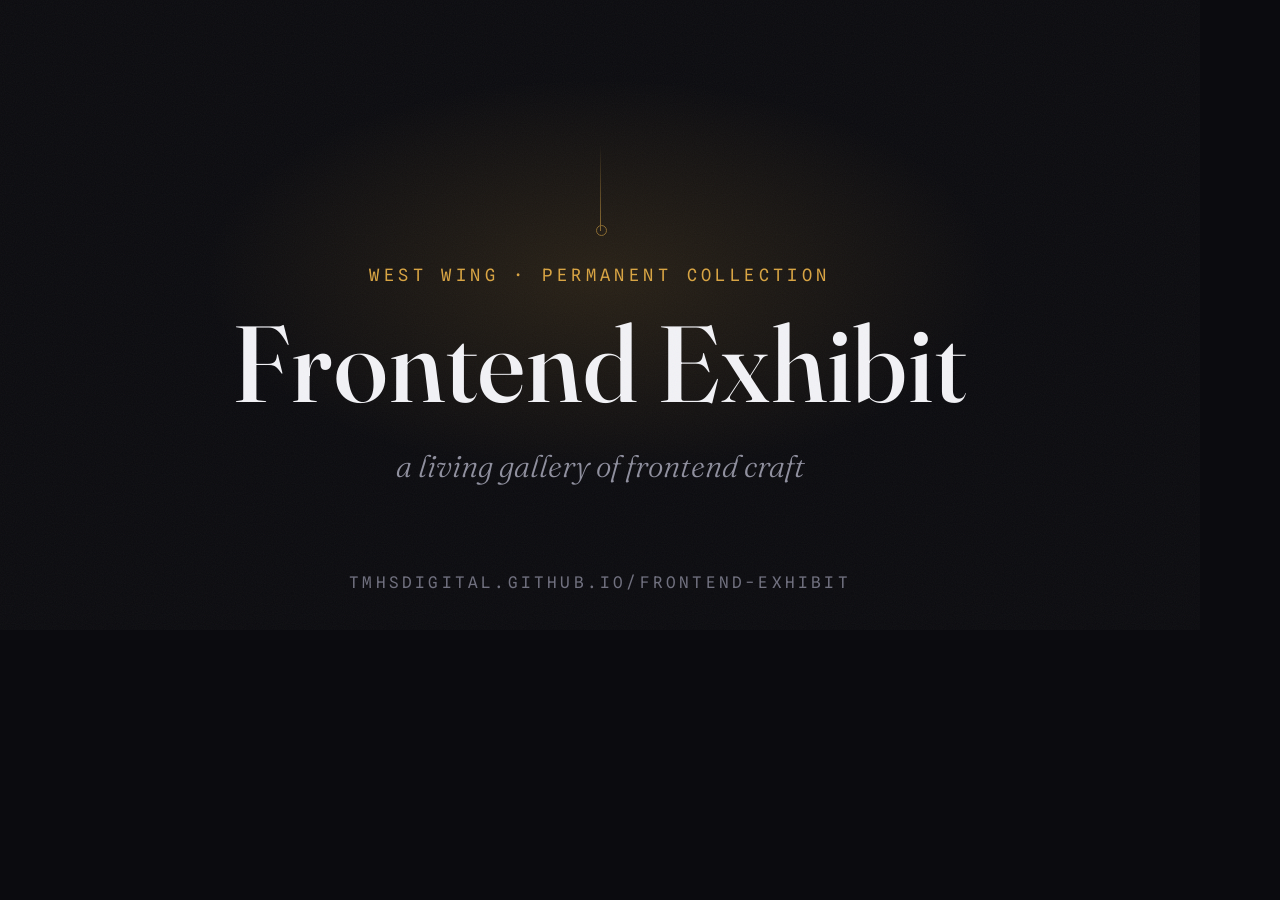
<file: assets/og/og-card.html>
<!doctype html>
<!--
  Source for the social preview card (assets/og/og-image.png).
  To regenerate: serve the repo root, open this page in a browser
  at exactly 1200x630, and screenshot the viewport.
-->
<html lang="en">
<head>
<meta charset="utf-8" />
<title>OG card — Frontend Exhibit</title>
<link rel="preconnect" href="https://fonts.googleapis.com" />
<link rel="preconnect" href="https://fonts.gstatic.com" crossorigin />
<link href="https://fonts.googleapis.com/css2?family=Fraunces:opsz,wght@9..144,300;9..144,500&family=Spline+Sans+Mono:wght@400;500&display=swap" rel="stylesheet" />
<style>
  * { margin: 0; box-sizing: border-box; }

  body {
    width: 1200px;
    height: 630px;
    overflow: hidden;
    position: relative;
    background: #0b0b0f;
    color: #c9c9d4;
    display: grid;
    place-content: center;
    justify-items: center;
    text-align: center;
  }

  /* Halogen spotlight on the wall */
  body::before {
    content: "";
    position: absolute;
    inset: 0;
    background:
      radial-gradient(ellipse 44% 42% at 50% 44%,
        rgb(217 164 65 / 0.14), rgb(217 164 65 / 0.04) 55%, transparent 75%);
  }

  /* Film grain */
  body::after {
    content: "";
    position: absolute;
    inset: 0;
    opacity: 0.05;
    background-image: url("data:image/svg+xml,%3Csvg xmlns='http://www.w3.org/2000/svg' width='140' height='140'%3E%3Cfilter id='n'%3E%3CfeTurbulence type='fractalNoise' baseFrequency='0.9' numOctaves='2'/%3E%3C/filter%3E%3Crect width='140' height='140' filter='url(%23n)'/%3E%3C/svg%3E");
  }

  .hook {
    position: relative;
    width: 1px;
    height: 86px;
    background: linear-gradient(to bottom, transparent, #8a6a2f);
    margin-bottom: 34px;
  }
  .hook::after {
    content: "";
    position: absolute;
    bottom: -5px;
    left: -4px;
    width: 9px;
    height: 9px;
    border-radius: 50%;
    border: 1px solid #8a6a2f;
  }

  .wing {
    position: relative;
    font-family: "Spline Sans Mono", ui-monospace, monospace;
    font-size: 17px;
    letter-spacing: 0.26em;
    text-transform: uppercase;
    color: #d9a441;
    margin-bottom: 22px;
  }

  h1 {
    position: relative;
    font-family: "Fraunces", Georgia, serif;
    font-weight: 500;
    font-size: 108px;
    font-variation-settings: "opsz" 100;
    letter-spacing: 0.01em;
    color: #f2f2f6;
    line-height: 1.05;
  }

  .tagline {
    position: relative;
    margin-top: 26px;
    font-family: "Fraunces", Georgia, serif;
    font-weight: 300;
    font-style: italic;
    font-size: 31px;
    color: #8f8f9e;
  }

  .colophon {
    position: absolute;
    left: 0;
    right: 0;
    bottom: 38px;
    font-family: "Spline Sans Mono", ui-monospace, monospace;
    font-size: 16px;
    letter-spacing: 0.2em;
    text-transform: uppercase;
    color: #6f6f7e;
  }
</style>
</head>
<body>
  <span class="hook"></span>
  <div class="wing">West wing &middot; Permanent collection</div>
  <h1>Frontend Exhibit</h1>
  <p class="tagline">a living gallery of frontend craft</p>
  <div class="colophon">tmhsdigital.github.io/Frontend-Exhibit</div>
</body>
</html>
</file>
<file: assets/css/tokens.css>
/* ============================================================
   Frontend Exhibit — global design tokens
   Shared baseline consumed by the hub and all exhibits.
   Exhibits may READ these custom properties, never redefine
   them at :root — scope overrides to your exhibit's container.
   ============================================================ */

:root {
  /* Color — dark-first gallery palette */
  --fe-bg: #0b0b0f;
  --fe-surface: #14141b;
  --fe-surface-raised: #1d1d27;
  --fe-text: #ececf1;
  --fe-text-muted: #9a9aa8;
  --fe-accent: #7c5cff;
  --fe-accent-hot: #ff4d6d;
  --fe-line: #2a2a36;

  /* Fluid type scale (clamp: min, preferred, max) */
  --fe-text-xs: clamp(0.69rem, 0.66rem + 0.15vw, 0.78rem);
  --fe-text-sm: clamp(0.83rem, 0.79rem + 0.2vw, 0.94rem);
  --fe-text-base: clamp(1rem, 0.94rem + 0.3vw, 1.19rem);
  --fe-text-lg: clamp(1.2rem, 1.1rem + 0.5vw, 1.5rem);
  --fe-text-xl: clamp(1.44rem, 1.28rem + 0.8vw, 1.95rem);
  --fe-text-2xl: clamp(2.07rem, 1.73rem + 1.7vw, 3.16rem);
  --fe-text-display: clamp(2.99rem, 2.3rem + 3.4vw, 5.2rem);

  /* Fluid spacing scale */
  --fe-space-2xs: clamp(0.25rem, 0.23rem + 0.1vw, 0.31rem);
  --fe-space-xs: clamp(0.5rem, 0.46rem + 0.2vw, 0.63rem);
  --fe-space-sm: clamp(0.75rem, 0.69rem + 0.3vw, 0.94rem);
  --fe-space-md: clamp(1rem, 0.92rem + 0.4vw, 1.25rem);
  --fe-space-lg: clamp(1.5rem, 1.38rem + 0.6vw, 1.88rem);
  --fe-space-xl: clamp(2.25rem, 2.07rem + 0.9vw, 2.81rem);
  --fe-space-2xl: clamp(3.38rem, 3.11rem + 1.35vw, 4.22rem);

  /* Motion */
  --fe-ease-out: cubic-bezier(0.22, 1, 0.36, 1);
  --fe-ease-spring: cubic-bezier(0.34, 1.56, 0.64, 1);
  --fe-duration-fast: 150ms;
  --fe-duration-base: 300ms;
  --fe-duration-slow: 600ms;

  /* Radii & elevation */
  --fe-radius-sm: 6px;
  --fe-radius-md: 12px;
  --fe-radius-lg: 20px;
  --fe-shadow-card: 0 8px 30px rgb(0 0 0 / 0.35);
}

@media (prefers-reduced-motion: reduce) {
  :root {
    --fe-duration-fast: 0ms;
    --fe-duration-base: 0ms;
    --fe-duration-slow: 0ms;
  }
}
</file>
